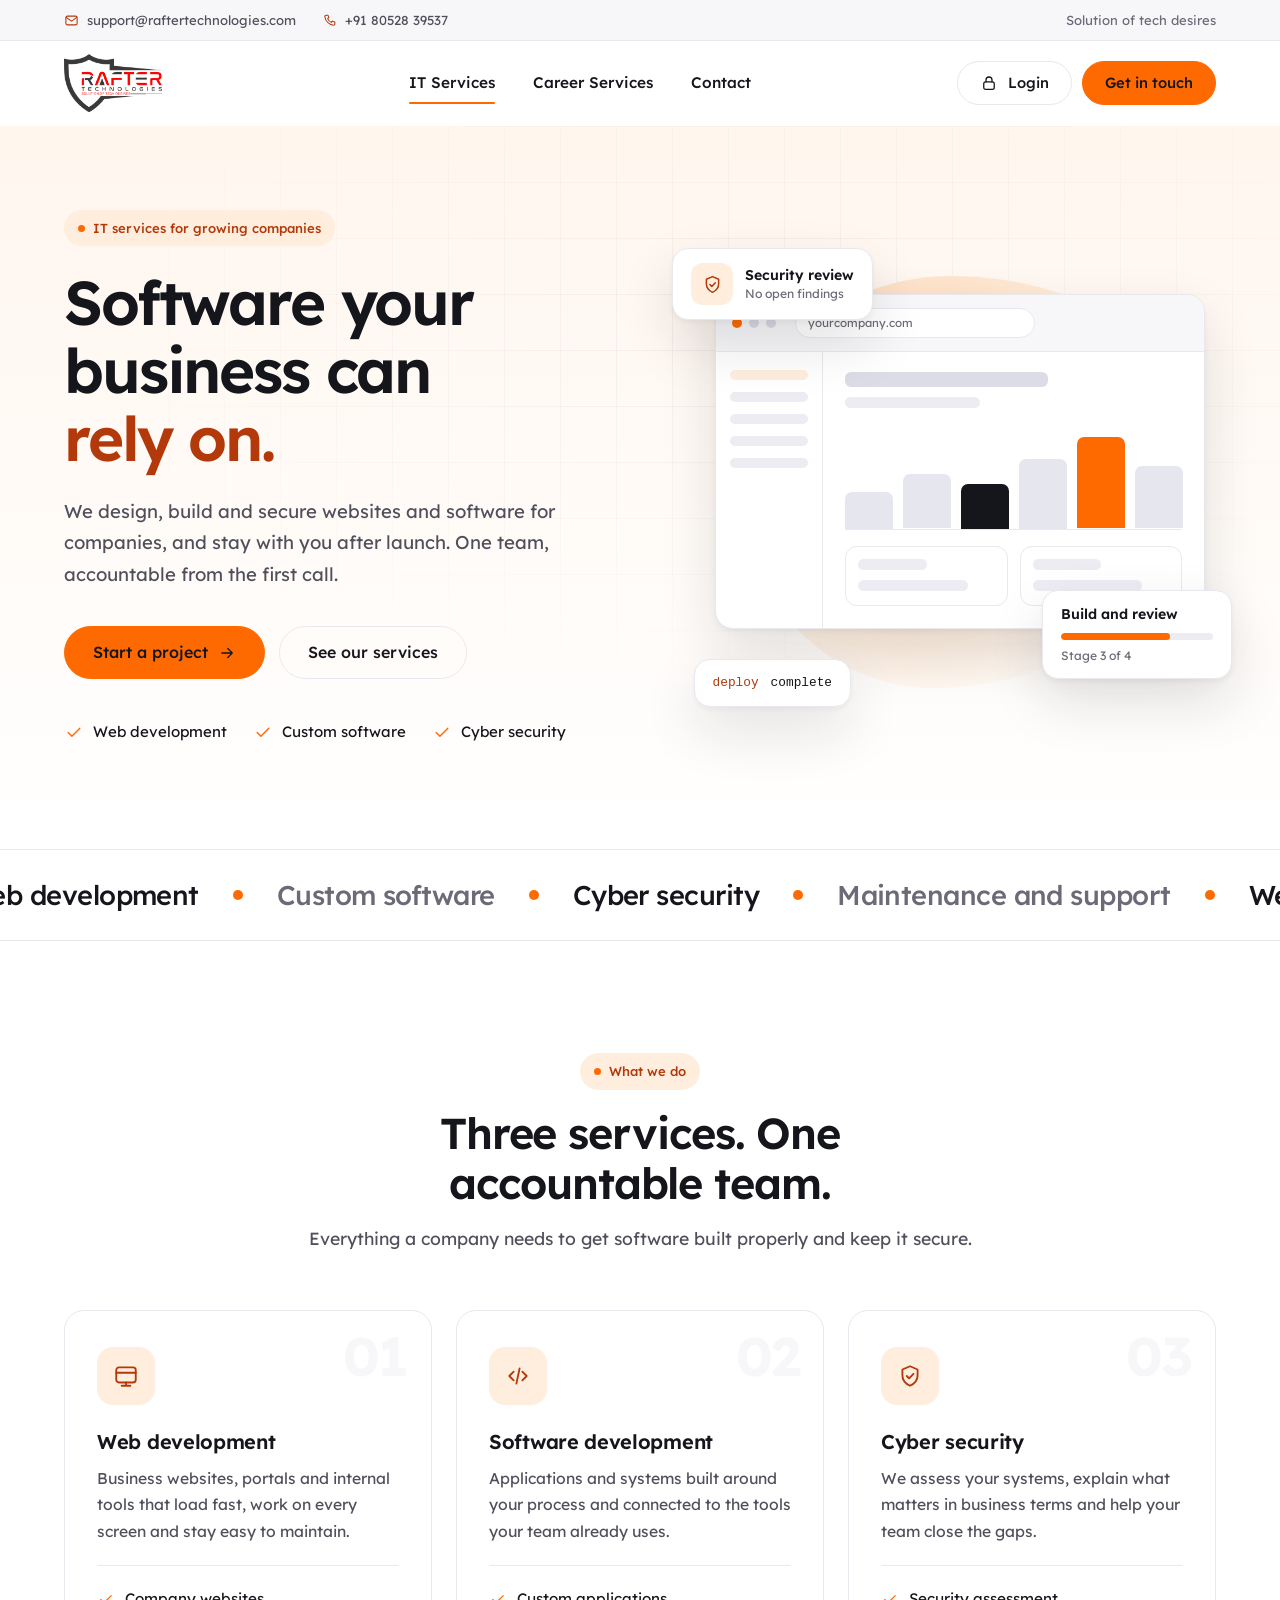
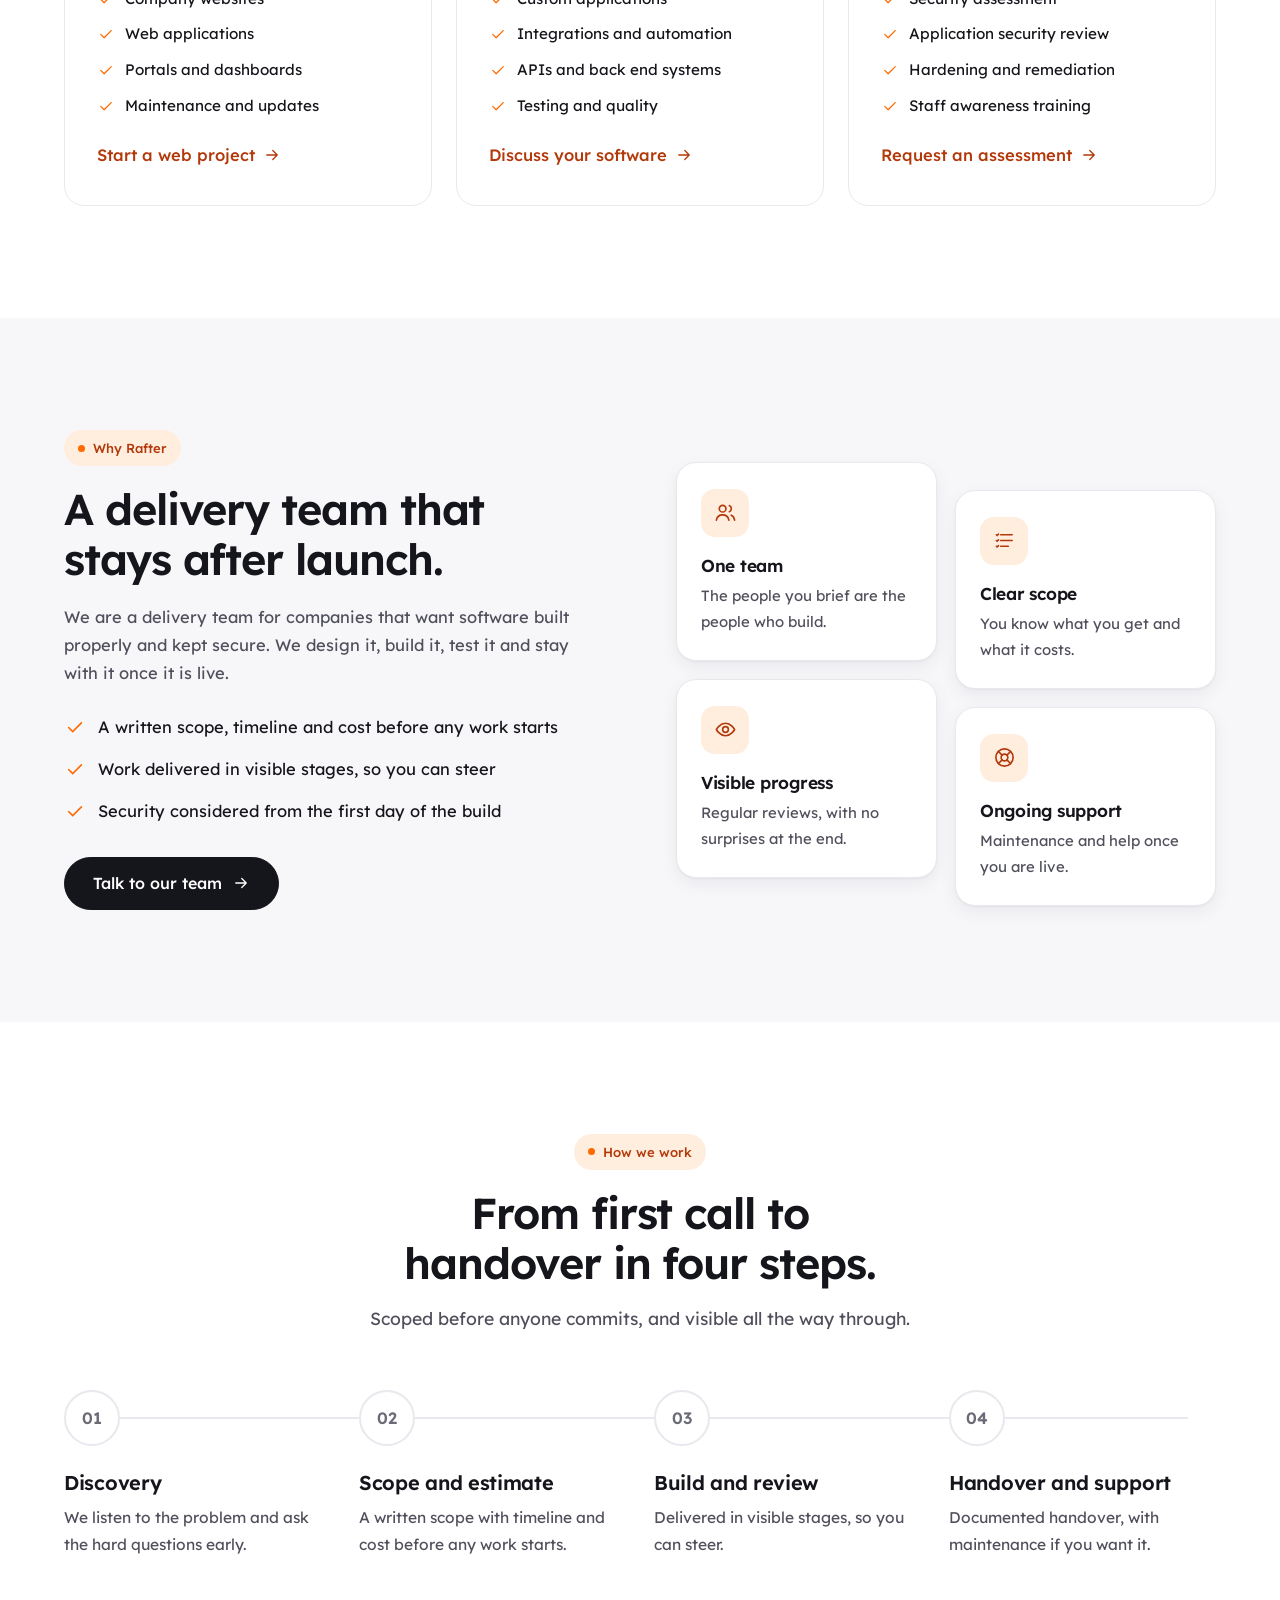
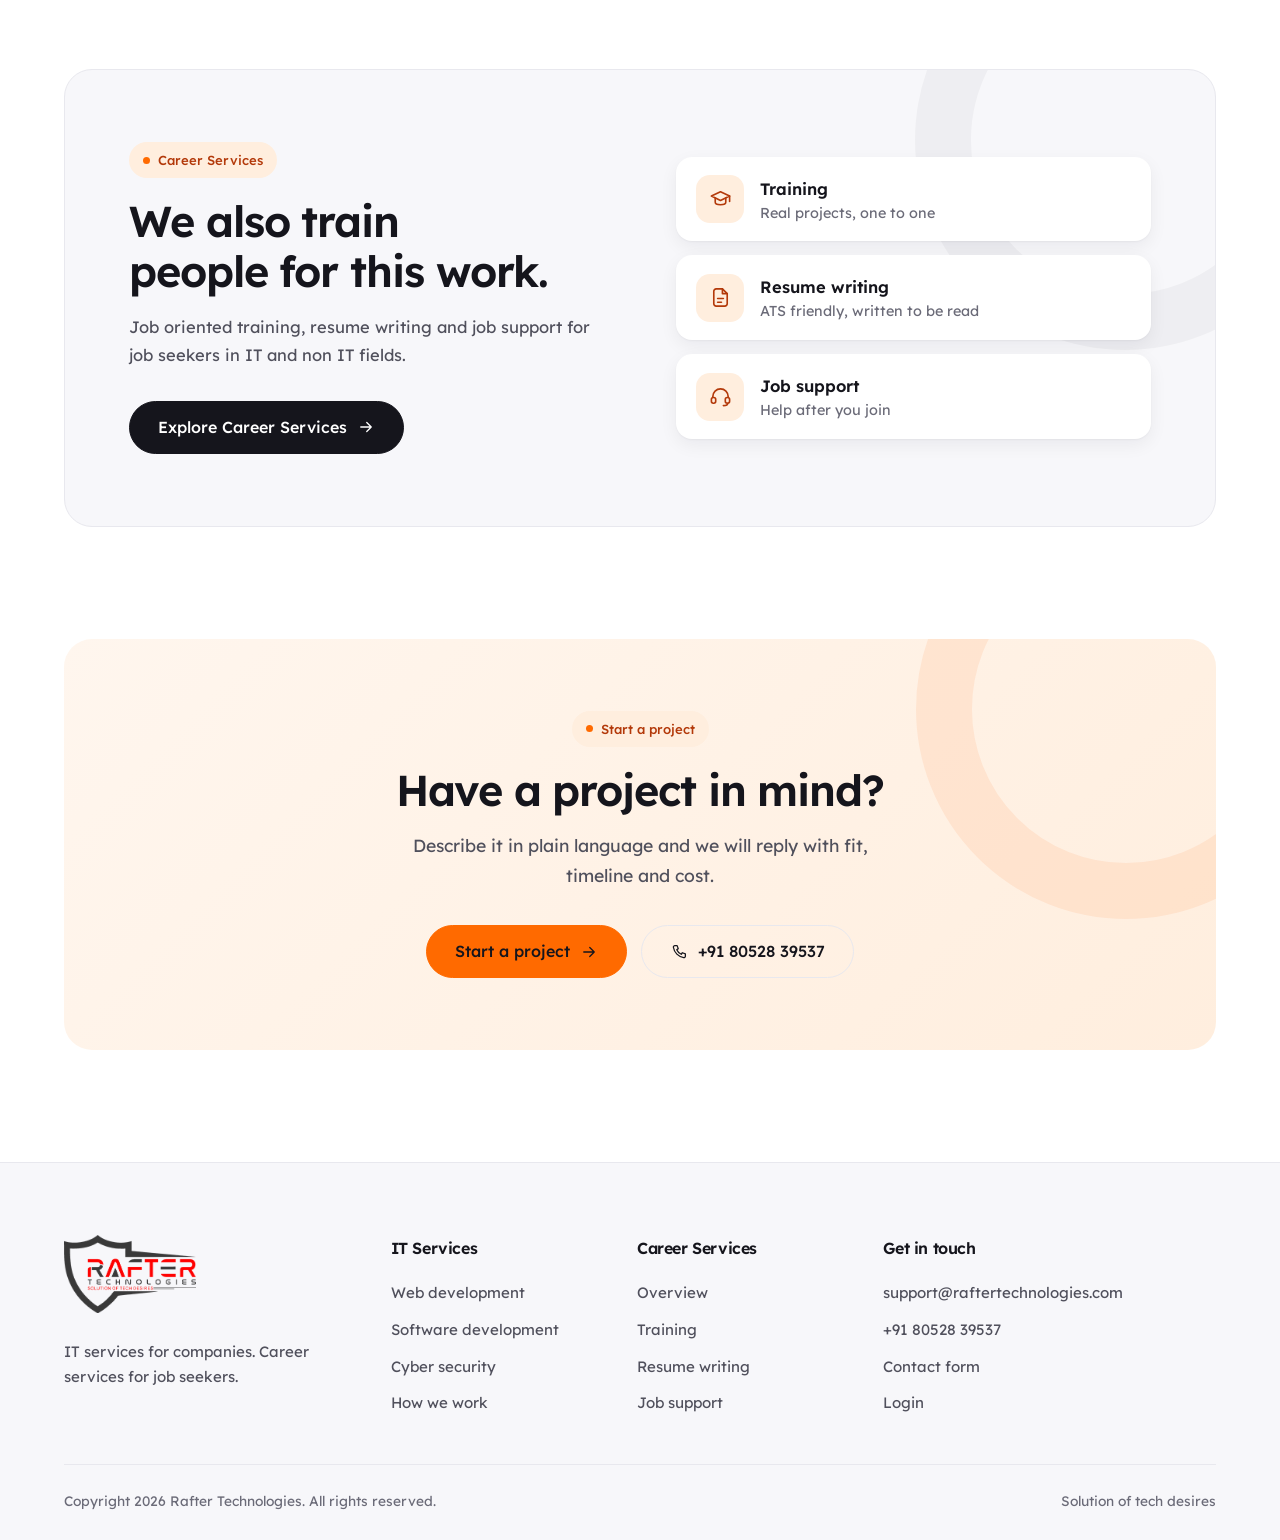
<file: website/index.html>
<!DOCTYPE html>
<html lang="en">
<head>
<meta charset="utf-8">
<meta name="viewport" content="width=device-width, initial-scale=1">
<title>Rafter Technologies | Web Development, Software and Cyber Security</title>
<meta name="description" content="Rafter Technologies builds and secures software for companies: web development, custom software and cyber security. Career services for job seekers too.">
<link rel="icon" type="image/png" href="assets/img/favicon.png">
<link rel="preload" href="assets/fonts/lexend.woff2" as="font" type="font/woff2" crossorigin>
<link rel="stylesheet" href="assets/css/styles.css">
</head>
<body>

<a class="skiplink" href="#main">Skip to main content</a>

<div class="topbar">
  <div class="wrap">
    <div class="links">
      <a href="mailto:support@raftertechnologies.com"><svg class="" viewBox="0 0 24 24" fill="none" stroke="currentColor" stroke-width="1.700" stroke-linecap="round" stroke-linejoin="round" aria-hidden="true"><rect x="3" y="5" width="18" height="14" rx="2.500"/><path d="m3.500 7 8.500 6 8.500-6"/></svg>support@raftertechnologies.com</a>
      <a href="tel:+918052839537"><svg class="" viewBox="0 0 24 24" fill="none" stroke="currentColor" stroke-width="1.700" stroke-linecap="round" stroke-linejoin="round" aria-hidden="true"><path d="M6.500 3.500h3l1.500 4-2 1.500a12 12 0 0 0 6 6l1.500-2 4 1.500v3a2 2 0 0 1-2.200 2A16.500 16.500 0 0 1 4.500 5.700a2 2 0 0 1 2-2.200z"/></svg>+91 80528 39537</a>
    </div>
    <span>Solution of tech desires</span>
  </div>
</div>

<header class="masthead">
  <div class="wrap bar">
    <a class="brand" href="index.html"><img src="assets/img/logo.png" alt="Rafter Technologies" width="339" height="200"></a>
    <button class="navtoggle" type="button" aria-expanded="false" aria-controls="sitenav">
      <span class="visually_hidden">Open menu</span>
      <svg width="22" height="22" viewBox="0 0 24 24" fill="none" aria-hidden="true"><path d="M4 7h16M4 12h16M4 17h16" stroke="currentColor" stroke-width="1.800" stroke-linecap="round"/></svg>
    </button>
    <nav class="nav" id="sitenav" aria-label="Main">
      <div class="links">
        <a href="index.html" aria-current="page">IT Services</a>
        <a href="career.html">Career Services</a>
        <a href="contact.html">Contact</a>
      </div>
      <div class="btns">
        <a class="btn ghost small" href="login.html"><svg class="" viewBox="0 0 24 24" fill="none" stroke="currentColor" stroke-width="1.700" stroke-linecap="round" stroke-linejoin="round" aria-hidden="true"><rect x="5" y="10.500" width="14" height="10" rx="2.500"/><path d="M8 10.500V8a4 4 0 0 1 8 0v2.500"/></svg>Login</a>
        <a class="btn small" href="contact.html">Get in touch</a>
      </div>
    </nav>
  </div>
</header>

<main id="main">

  <section class="hero">
    <div class="wrap">
      <div>
        <span class="chip enter">IT services for growing companies</span>
        <h1><span class="ln"><span>Software your</span></span><span class="ln"><span>business can</span></span><span class="ln"><span><em>rely on.</em></span></span></h1>
        <p class="sub enter d2">We design, build and secure websites and software for companies, and stay with you after launch. One team, accountable from the first call.</p>
        <div class="actions enter d3">
          <a class="btn" href="contact.html">Start a project<svg class="" viewBox="0 0 24 24" fill="none" stroke="currentColor" stroke-width="1.700" stroke-linecap="round" stroke-linejoin="round" aria-hidden="true"><path d="M5 12h14M13 6l6 6-6 6"/></svg></a>
          <a class="btn ghost" href="#services">See our services</a>
        </div>
        <ul class="ticks enter d3">
          <li><svg class="" viewBox="0 0 24 24" fill="none" stroke="currentColor" stroke-width="1.700" stroke-linecap="round" stroke-linejoin="round" aria-hidden="true"><path d="m5 12.5 4.5 4.5L19 7.5"/></svg>Web development</li>
          <li><svg class="" viewBox="0 0 24 24" fill="none" stroke="currentColor" stroke-width="1.700" stroke-linecap="round" stroke-linejoin="round" aria-hidden="true"><path d="m5 12.5 4.5 4.5L19 7.5"/></svg>Custom software</li>
          <li><svg class="" viewBox="0 0 24 24" fill="none" stroke="currentColor" stroke-width="1.700" stroke-linecap="round" stroke-linejoin="round" aria-hidden="true"><path d="m5 12.5 4.5 4.5L19 7.5"/></svg>Cyber security</li>
        </ul>
      </div>
      <div class="viz" aria-hidden="true">
        <div class="blob"></div>
        <div class="win">
          <div class="winbar"><i></i><i></i><i></i><span class="url">yourcompany.com</span></div>
          <div class="winbody">
            <div class="side"><b></b><b></b><b></b><b></b><b></b></div>
            <div class="main">
              <div class="sk w60"></div><div class="sk w40"></div>
              <div class="chart"><span style="--h:38%"></span><span style="--h:56%"></span><span class="ink" style="--h:46%"></span><span style="--h:72%"></span><span class="hot" style="--h:94%"></span><span style="--h:64%"></span></div>
              <div class="minis"><div><div class="sk w50"></div><div class="sk w80"></div></div><div><div class="sk w50"></div><div class="sk w80"></div></div></div>
            </div>
          </div>
        </div>
        <div class="float fa"><span class="iconbox"><svg class="icon" viewBox="0 0 24 24" fill="none" stroke="currentColor" stroke-width="1.700" stroke-linecap="round" stroke-linejoin="round" aria-hidden="true"><path d="M12 3 5 6v5.5c0 4.3 2.9 7.6 7 9.5 4.1-1.9 7-5.2 7-9.5V6z"/><path d="m9 12 2.2 2.2L15.2 10"/></svg></span><div><strong>Security review</strong><small>No open findings</small></div></div>
        <div class="float fb"><strong>Build and review</strong><div class="meter"><span></span></div><small>Stage 3 of 4</small></div>
        <div class="float fc"><span>deploy</span> complete</div>
      </div>
    </div>
  </section>

  <div class="band" aria-hidden="true">
    <div class="line"><span>Web development</span><i></i><span>Custom software</span><i></i><span>Cyber security</span><i></i><span>Maintenance and support</span><i></i><span>Web development</span><i></i><span>Custom software</span><i></i><span>Cyber security</span><i></i><span>Maintenance and support</span><i></i><span>Web development</span><i></i><span>Custom software</span></div>
  </div>

  <section class="section" id="services">
    <div class="wrap">
      <div class="head center reveal">
        <span class="chip">What we do</span>
        <h2>Three services. One accountable team.</h2>
        <p>Everything a company needs to get software built properly and keep it secure.</p>
      </div>
      <div class="cards stagger">
        <article class="card">
          <span class="num" aria-hidden="true">01</span>
          <span class="iconbox"><svg class="icon" viewBox="0 0 24 24" fill="none" stroke="currentColor" stroke-width="1.700" stroke-linecap="round" stroke-linejoin="round" aria-hidden="true"><rect x="3" y="4" width="18" height="14" rx="2.5"/><path d="M3 9h18M8 21h8M12 18v3"/></svg></span>
          <h3>Web development</h3>
          <p>Business websites, portals and internal tools that load fast, work on every screen and stay easy to maintain.</p>
          <ul><li><svg class="" viewBox="0 0 24 24" fill="none" stroke="currentColor" stroke-width="1.700" stroke-linecap="round" stroke-linejoin="round" aria-hidden="true"><path d="m5 12.5 4.5 4.5L19 7.5"/></svg>Company websites</li><li><svg class="" viewBox="0 0 24 24" fill="none" stroke="currentColor" stroke-width="1.700" stroke-linecap="round" stroke-linejoin="round" aria-hidden="true"><path d="m5 12.5 4.5 4.5L19 7.5"/></svg>Web applications</li><li><svg class="" viewBox="0 0 24 24" fill="none" stroke="currentColor" stroke-width="1.700" stroke-linecap="round" stroke-linejoin="round" aria-hidden="true"><path d="m5 12.5 4.5 4.5L19 7.5"/></svg>Portals and dashboards</li><li><svg class="" viewBox="0 0 24 24" fill="none" stroke="currentColor" stroke-width="1.700" stroke-linecap="round" stroke-linejoin="round" aria-hidden="true"><path d="m5 12.5 4.5 4.5L19 7.5"/></svg>Maintenance and updates</li></ul>
          <a class="more" href="contact.html">Start a web project<svg class="" viewBox="0 0 24 24" fill="none" stroke="currentColor" stroke-width="1.700" stroke-linecap="round" stroke-linejoin="round" aria-hidden="true"><path d="M5 12h14M13 6l6 6-6 6"/></svg></a>
        </article>
        <article class="card">
          <span class="num" aria-hidden="true">02</span>
          <span class="iconbox"><svg class="icon" viewBox="0 0 24 24" fill="none" stroke="currentColor" stroke-width="1.700" stroke-linecap="round" stroke-linejoin="round" aria-hidden="true"><path d="m8 8-4 4 4 4M16 8l4 4-4 4M13.5 5l-3 14"/></svg></span>
          <h3>Software development</h3>
          <p>Applications and systems built around your process and connected to the tools your team already uses.</p>
          <ul><li><svg class="" viewBox="0 0 24 24" fill="none" stroke="currentColor" stroke-width="1.700" stroke-linecap="round" stroke-linejoin="round" aria-hidden="true"><path d="m5 12.5 4.5 4.5L19 7.5"/></svg>Custom applications</li><li><svg class="" viewBox="0 0 24 24" fill="none" stroke="currentColor" stroke-width="1.700" stroke-linecap="round" stroke-linejoin="round" aria-hidden="true"><path d="m5 12.5 4.5 4.5L19 7.5"/></svg>Integrations and automation</li><li><svg class="" viewBox="0 0 24 24" fill="none" stroke="currentColor" stroke-width="1.700" stroke-linecap="round" stroke-linejoin="round" aria-hidden="true"><path d="m5 12.5 4.5 4.5L19 7.5"/></svg>APIs and back end systems</li><li><svg class="" viewBox="0 0 24 24" fill="none" stroke="currentColor" stroke-width="1.700" stroke-linecap="round" stroke-linejoin="round" aria-hidden="true"><path d="m5 12.5 4.5 4.5L19 7.5"/></svg>Testing and quality</li></ul>
          <a class="more" href="contact.html">Discuss your software<svg class="" viewBox="0 0 24 24" fill="none" stroke="currentColor" stroke-width="1.700" stroke-linecap="round" stroke-linejoin="round" aria-hidden="true"><path d="M5 12h14M13 6l6 6-6 6"/></svg></a>
        </article>
        <article class="card">
          <span class="num" aria-hidden="true">03</span>
          <span class="iconbox"><svg class="icon" viewBox="0 0 24 24" fill="none" stroke="currentColor" stroke-width="1.700" stroke-linecap="round" stroke-linejoin="round" aria-hidden="true"><path d="M12 3 5 6v5.5c0 4.3 2.9 7.6 7 9.5 4.1-1.9 7-5.2 7-9.5V6z"/><path d="m9 12 2.2 2.2L15.2 10"/></svg></span>
          <h3>Cyber security</h3>
          <p>We assess your systems, explain what matters in business terms and help your team close the gaps.</p>
          <ul><li><svg class="" viewBox="0 0 24 24" fill="none" stroke="currentColor" stroke-width="1.700" stroke-linecap="round" stroke-linejoin="round" aria-hidden="true"><path d="m5 12.5 4.5 4.5L19 7.5"/></svg>Security assessment</li><li><svg class="" viewBox="0 0 24 24" fill="none" stroke="currentColor" stroke-width="1.700" stroke-linecap="round" stroke-linejoin="round" aria-hidden="true"><path d="m5 12.5 4.5 4.5L19 7.5"/></svg>Application security review</li><li><svg class="" viewBox="0 0 24 24" fill="none" stroke="currentColor" stroke-width="1.700" stroke-linecap="round" stroke-linejoin="round" aria-hidden="true"><path d="m5 12.5 4.5 4.5L19 7.5"/></svg>Hardening and remediation</li><li><svg class="" viewBox="0 0 24 24" fill="none" stroke="currentColor" stroke-width="1.700" stroke-linecap="round" stroke-linejoin="round" aria-hidden="true"><path d="m5 12.5 4.5 4.5L19 7.5"/></svg>Staff awareness training</li></ul>
          <a class="more" href="contact.html">Request an assessment<svg class="" viewBox="0 0 24 24" fill="none" stroke="currentColor" stroke-width="1.700" stroke-linecap="round" stroke-linejoin="round" aria-hidden="true"><path d="M5 12h14M13 6l6 6-6 6"/></svg></a>
        </article>
      </div>
    </div>
  </section>

  <section class="section soft" id="why">
    <div class="wrap">
      <div class="split">
        <div class="body reveal from_left">
          <span class="chip">Why Rafter</span>
          <h2 style="margin-top:18px">A delivery team that stays after launch.</h2>
          <p style="margin-top:18px">We are a delivery team for companies that want software built properly and kept secure. We design it, build it, test it and stay with it once it is live.</p>
          <ul class="checks">
            <li><svg class="" viewBox="0 0 24 24" fill="none" stroke="currentColor" stroke-width="1.700" stroke-linecap="round" stroke-linejoin="round" aria-hidden="true"><path d="m5 12.5 4.5 4.5L19 7.5"/></svg><span>A written scope, timeline and cost before any work starts</span></li>
            <li><svg class="" viewBox="0 0 24 24" fill="none" stroke="currentColor" stroke-width="1.700" stroke-linecap="round" stroke-linejoin="round" aria-hidden="true"><path d="m5 12.5 4.5 4.5L19 7.5"/></svg><span>Work delivered in visible stages, so you can steer</span></li>
            <li><svg class="" viewBox="0 0 24 24" fill="none" stroke="currentColor" stroke-width="1.700" stroke-linecap="round" stroke-linejoin="round" aria-hidden="true"><path d="m5 12.5 4.5 4.5L19 7.5"/></svg><span>Security considered from the first day of the build</span></li>
          </ul>
          <div class="actions"><a class="btn dark" href="contact.html">Talk to our team<svg class="" viewBox="0 0 24 24" fill="none" stroke="currentColor" stroke-width="1.700" stroke-linecap="round" stroke-linejoin="round" aria-hidden="true"><path d="M5 12h14M13 6l6 6-6 6"/></svg></a></div>
        </div>
        <div class="values stagger">
          <div class="value"><span class="iconbox"><svg class="icon" viewBox="0 0 24 24" fill="none" stroke="currentColor" stroke-width="1.700" stroke-linecap="round" stroke-linejoin="round" aria-hidden="true"><circle cx="9" cy="8" r="3.5"/><path d="M2.5 20c.6-3.4 3.2-5.5 6.5-5.5s5.900 2.1 6.5 5.500M16 4.800a3.500 3.500 0 0 1 0 6.400M18 14.800c1.900.7 3.100 2.500 3.500 5.200"/></svg></span><h3>One team</h3><p>The people you brief are the people who build.</p></div>
          <div class="value"><span class="iconbox"><svg class="icon" viewBox="0 0 24 24" fill="none" stroke="currentColor" stroke-width="1.700" stroke-linecap="round" stroke-linejoin="round" aria-hidden="true"><path d="M8 6h12M8 12h12M8 18h8"/><path d="m3.500 6 .800.800L5.700 5.400M3.500 12l.800.800 1.400-1.400M3.500 18l.800.800 1.400-1.400"/></svg></span><h3>Clear scope</h3><p>You know what you get and what it costs.</p></div>
          <div class="value"><span class="iconbox"><svg class="icon" viewBox="0 0 24 24" fill="none" stroke="currentColor" stroke-width="1.700" stroke-linecap="round" stroke-linejoin="round" aria-hidden="true"><path d="M2.500 12S6 5.500 12 5.500 21.500 12 21.500 12 18 18.500 12 18.500 2.500 12 2.500 12z"/><circle cx="12" cy="12" r="3"/></svg></span><h3>Visible progress</h3><p>Regular reviews, with no surprises at the end.</p></div>
          <div class="value"><span class="iconbox"><svg class="icon" viewBox="0 0 24 24" fill="none" stroke="currentColor" stroke-width="1.700" stroke-linecap="round" stroke-linejoin="round" aria-hidden="true"><circle cx="12" cy="12" r="9"/><circle cx="12" cy="12" r="3.500"/><path d="m5.700 5.700 3.800 3.800M14.500 14.500l3.800 3.800M18.300 5.700l-3.800 3.800M9.500 14.500l-3.800 3.800"/></svg></span><h3>Ongoing support</h3><p>Maintenance and help once you are live.</p></div>
        </div>
      </div>
    </div>
  </section>

  <section class="section" id="process">
    <div class="wrap">
      <div class="head center reveal">
        <span class="chip">How we work</span>
        <h2>From first call to handover in four steps.</h2>
        <p>Scoped before anyone commits, and visible all the way through.</p>
      </div>
      <div class="steps">
        <span class="fill" aria-hidden="true"></span>
        <ol>
          <li><span class="n">01</span><h3>Discovery</h3><p>We listen to the problem and ask the hard questions early.</p></li>
          <li><span class="n">02</span><h3>Scope and estimate</h3><p>A written scope with timeline and cost before any work starts.</p></li>
          <li><span class="n">03</span><h3>Build and review</h3><p>Delivered in visible stages, so you can steer.</p></li>
          <li><span class="n">04</span><h3>Handover and support</h3><p>Documented handover, with maintenance if you want it.</p></li>
        </ol>
      </div>
    </div>
  </section>

  <section class="section flush">
    <div class="wrap">
      <div class="panel plain">
        <div class="split">
          <div class="body reveal from_left">
            <span class="chip">Career Services</span>
            <h2 style="margin-top:18px">We also train people for this work.</h2>
            <p style="margin-top:16px">Job oriented training, resume writing and job support for job seekers in IT and non IT fields.</p>
            <div class="actions"><a class="btn dark" href="career.html">Explore Career Services<svg class="" viewBox="0 0 24 24" fill="none" stroke="currentColor" stroke-width="1.700" stroke-linecap="round" stroke-linejoin="round" aria-hidden="true"><path d="M5 12h14M13 6l6 6-6 6"/></svg></a></div>
          </div>
          <div class="minicards stagger">
            <a class="minicard" href="training.html"><span class="iconbox"><svg class="icon" viewBox="0 0 24 24" fill="none" stroke="currentColor" stroke-width="1.700" stroke-linecap="round" stroke-linejoin="round" aria-hidden="true"><path d="m2.500 9.500 9.500-4.500 9.500 4.500-9.500 4.500z"/><path d="M6.500 11.500V16c0 1.400 2.500 2.500 5.500 2.500s5.500-1.100 5.500-2.500v-4.500M21.500 9.500V15"/></svg></span><span><strong>Training</strong><span class="t">Real projects, one to one</span></span></a>
            <a class="minicard" href="resume.html"><span class="iconbox"><svg class="icon" viewBox="0 0 24 24" fill="none" stroke="currentColor" stroke-width="1.700" stroke-linecap="round" stroke-linejoin="round" aria-hidden="true"><path d="M14 3H7.500A2.500 2.500 0 0 0 5 5.500v13A2.500 2.500 0 0 0 7.500 21h9a2.500 2.500 0 0 0 2.500-2.500V8z"/><path d="M14 3v5h5M9 13h6M9 17h4"/></svg></span><span><strong>Resume writing</strong><span class="t">ATS friendly, written to be read</span></span></a>
            <a class="minicard" href="resume.html#support"><span class="iconbox"><svg class="icon" viewBox="0 0 24 24" fill="none" stroke="currentColor" stroke-width="1.700" stroke-linecap="round" stroke-linejoin="round" aria-hidden="true"><path d="M4 13v-1a8 8 0 0 1 16 0v1"/><rect x="2.500" y="13" width="4.500" height="6" rx="2"/><rect x="17" y="13" width="4.500" height="6" rx="2"/><path d="M19.500 19c0 1.700-1.800 2.500-4.500 2.500"/></svg></span><span><strong>Job support</strong><span class="t">Help after you join</span></span></a>
          </div>
        </div>
      </div>
    </div>
  </section>

  <section class="section flush">
    <div class="wrap">
      <div class="panel center reveal">
        <span class="chip">Start a project</span>
        <h2>Have a project in mind?</h2>
        <p>Describe it in plain language and we will reply with fit, timeline and cost.</p>
        <div class="actions">
          <a class="btn" href="contact.html">Start a project<svg class="" viewBox="0 0 24 24" fill="none" stroke="currentColor" stroke-width="1.700" stroke-linecap="round" stroke-linejoin="round" aria-hidden="true"><path d="M5 12h14M13 6l6 6-6 6"/></svg></a>
          <a class="btn ghost" href="tel:+918052839537"><svg class="" viewBox="0 0 24 24" fill="none" stroke="currentColor" stroke-width="1.700" stroke-linecap="round" stroke-linejoin="round" aria-hidden="true"><path d="M6.500 3.500h3l1.500 4-2 1.500a12 12 0 0 0 6 6l1.500-2 4 1.500v3a2 2 0 0 1-2.200 2A16.500 16.500 0 0 1 4.500 5.700a2 2 0 0 1 2-2.200z"/></svg>+91 80528 39537</a>
        </div>
      </div>
    </div>
  </section>

</main>

<footer class="foot">
  <div class="wrap">
    <div class="cols">
      <div class="about">
        <a class="brand" href="index.html"><img src="assets/img/logo.png" alt="Rafter Technologies" width="339" height="200"></a>
        <p>IT services for companies. Career services for job seekers.</p>
      </div>
      <div>
        <h4>IT Services</h4>
        <ul>
          <li><a href="index.html#services">Web development</a></li>
          <li><a href="index.html#services">Software development</a></li>
          <li><a href="index.html#services">Cyber security</a></li>
          <li><a href="index.html#process">How we work</a></li>
        </ul>
      </div>
      <div>
        <h4>Career Services</h4>
        <ul>
          <li><a href="career.html">Overview</a></li>
          <li><a href="training.html">Training</a></li>
          <li><a href="resume.html">Resume writing</a></li>
          <li><a href="resume.html#support">Job support</a></li>
        </ul>
      </div>
      <div>
        <h4>Get in touch</h4>
        <ul>
          <li><a href="mailto:support@raftertechnologies.com">support@raftertechnologies.com</a></li>
          <li><a href="tel:+918052839537">+91 80528 39537</a></li>
          <li><a href="contact.html">Contact form</a></li>
          <li><a href="login.html">Login</a></li>
        </ul>
      </div>
    </div>
    <div class="base">
      <span>Copyright 2026 Rafter Technologies. All rights reserved.</span>
      <span>Solution of tech desires</span>
    </div>
  </div>
</footer>

<script src="assets/js/main.js" defer></script>
</body>
</html>
</file>
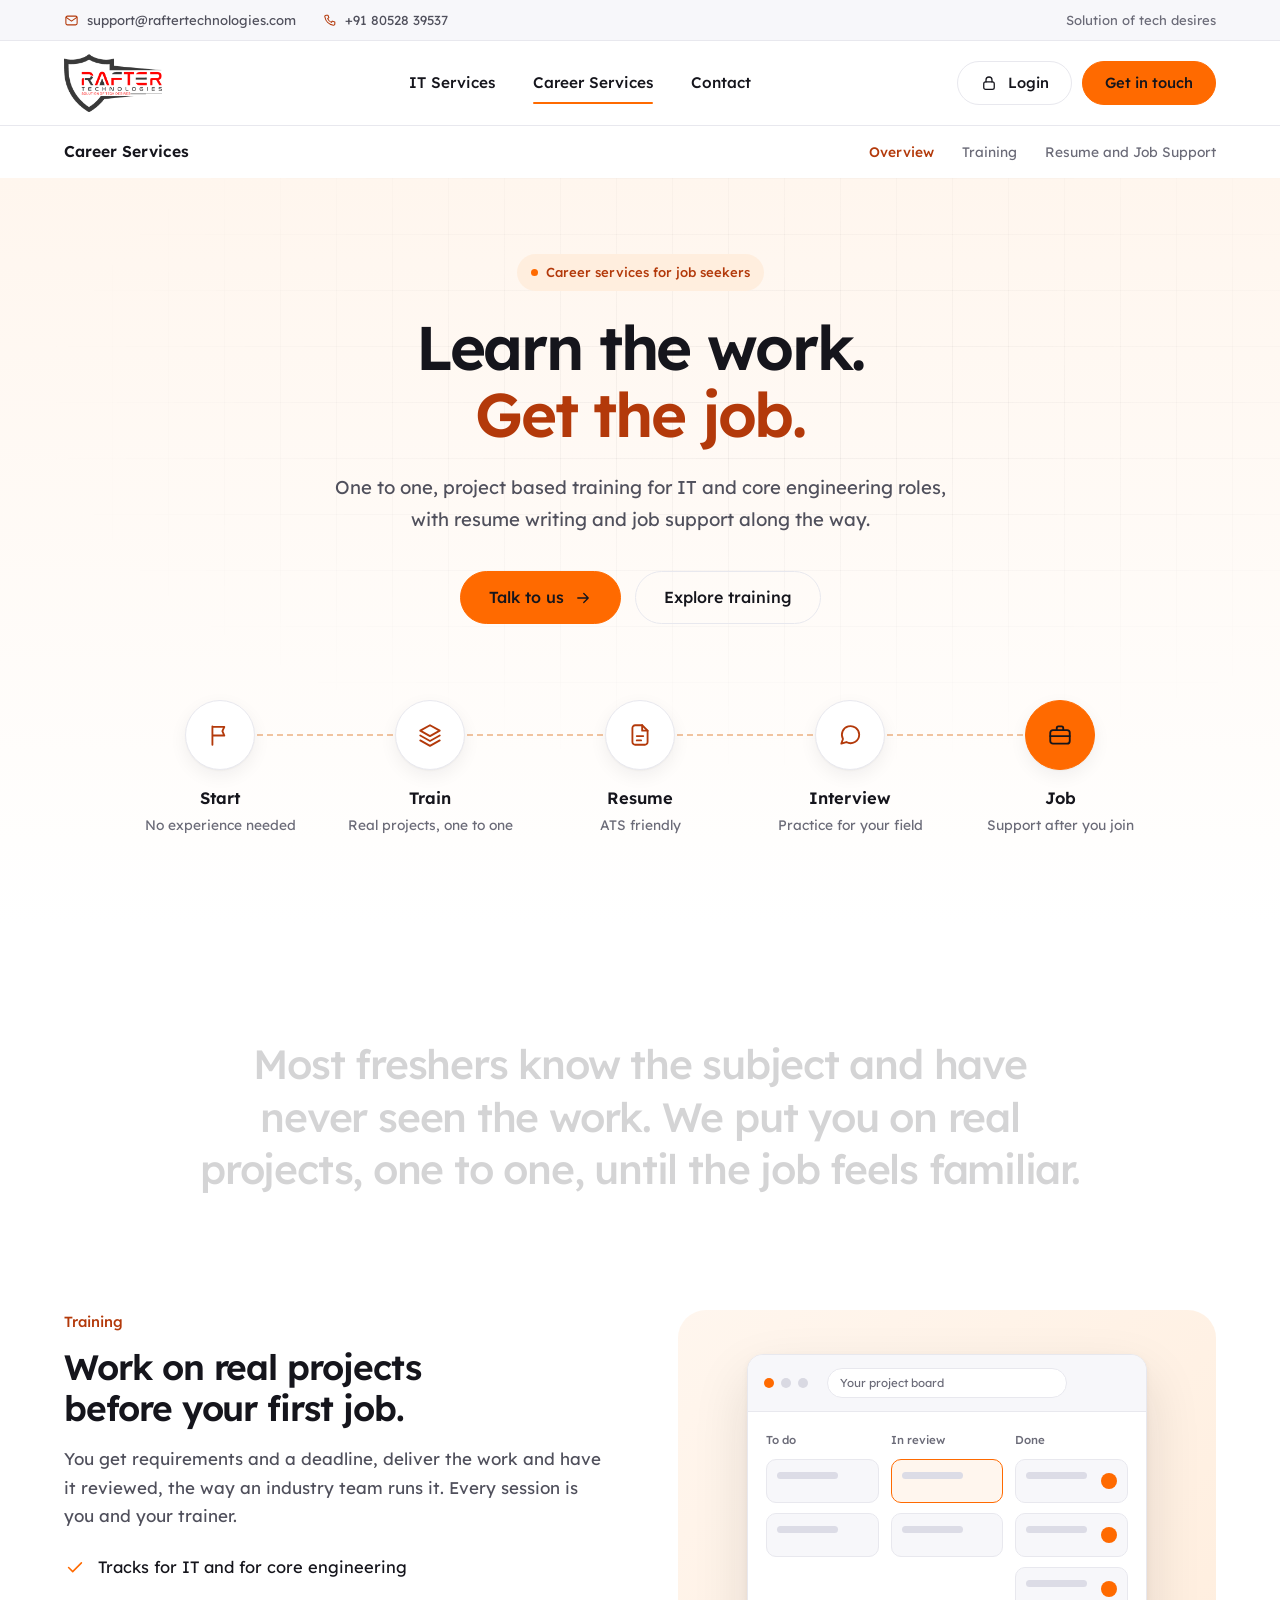
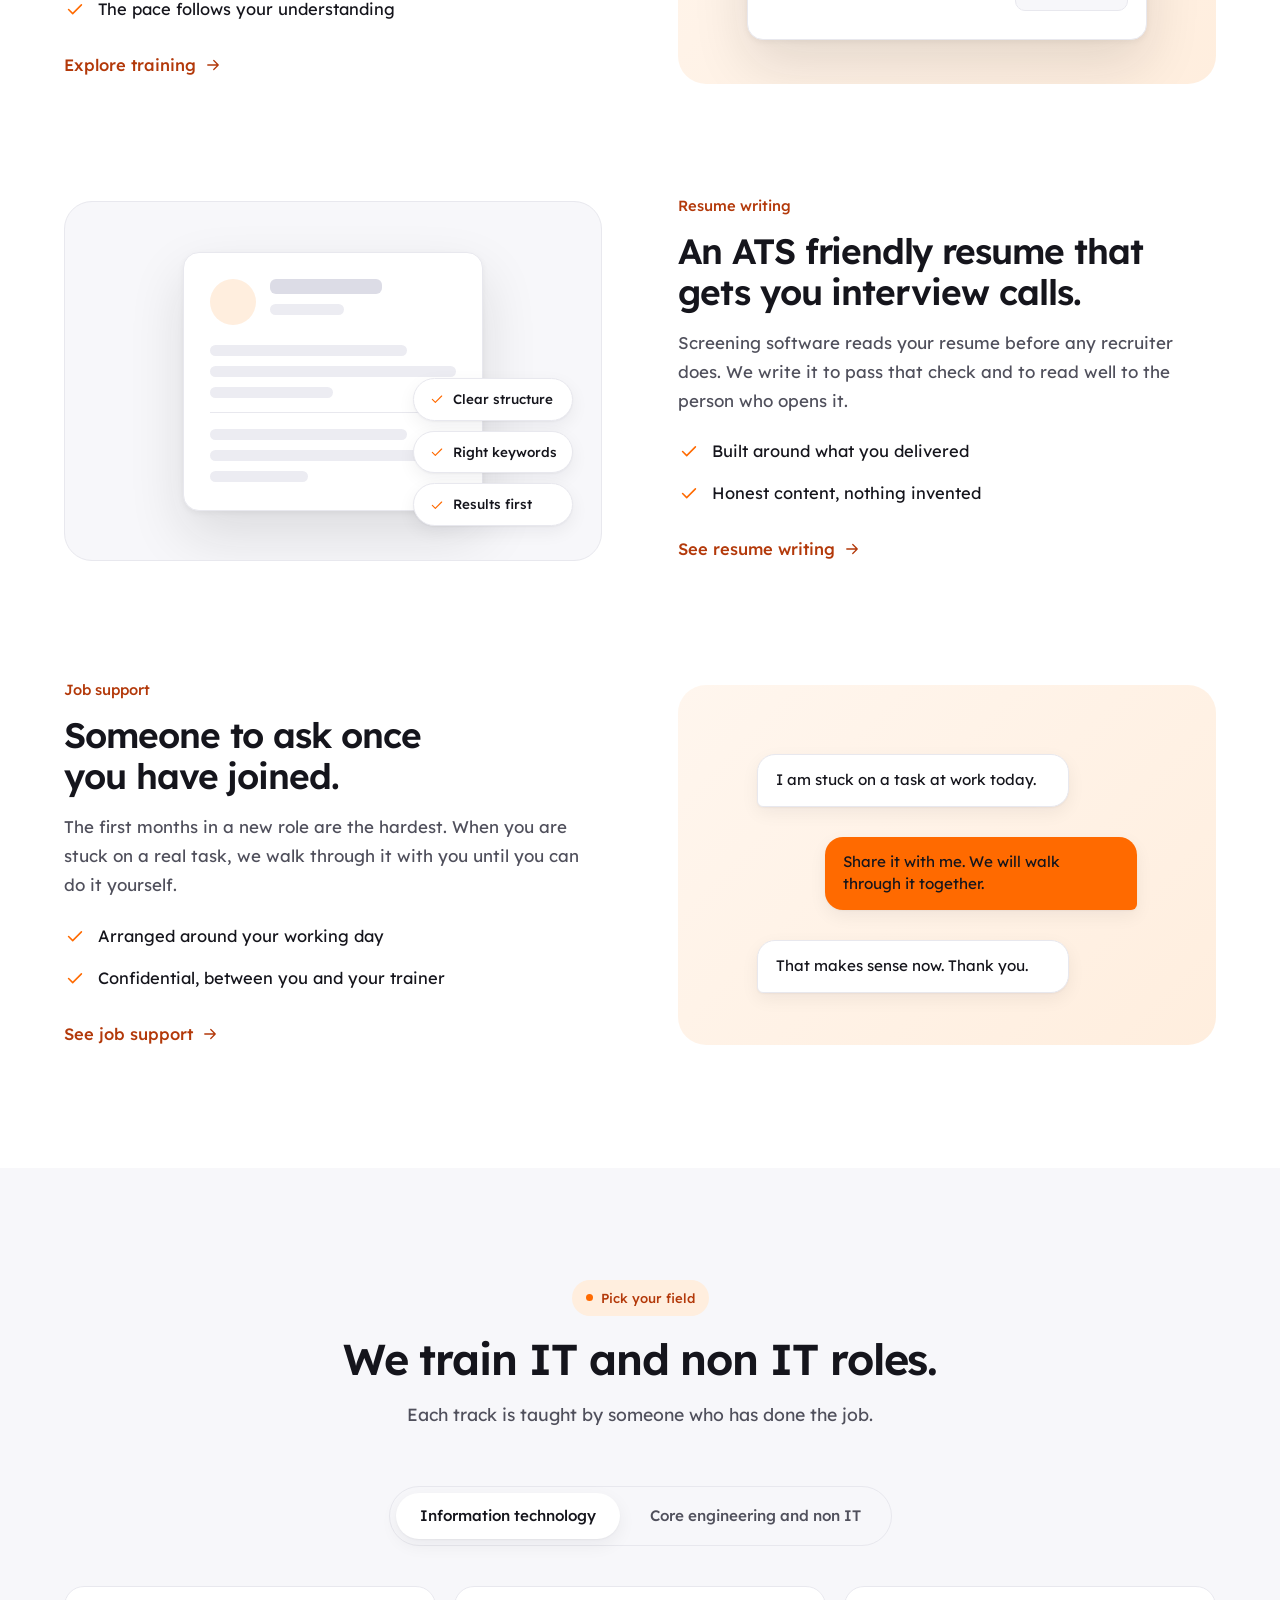
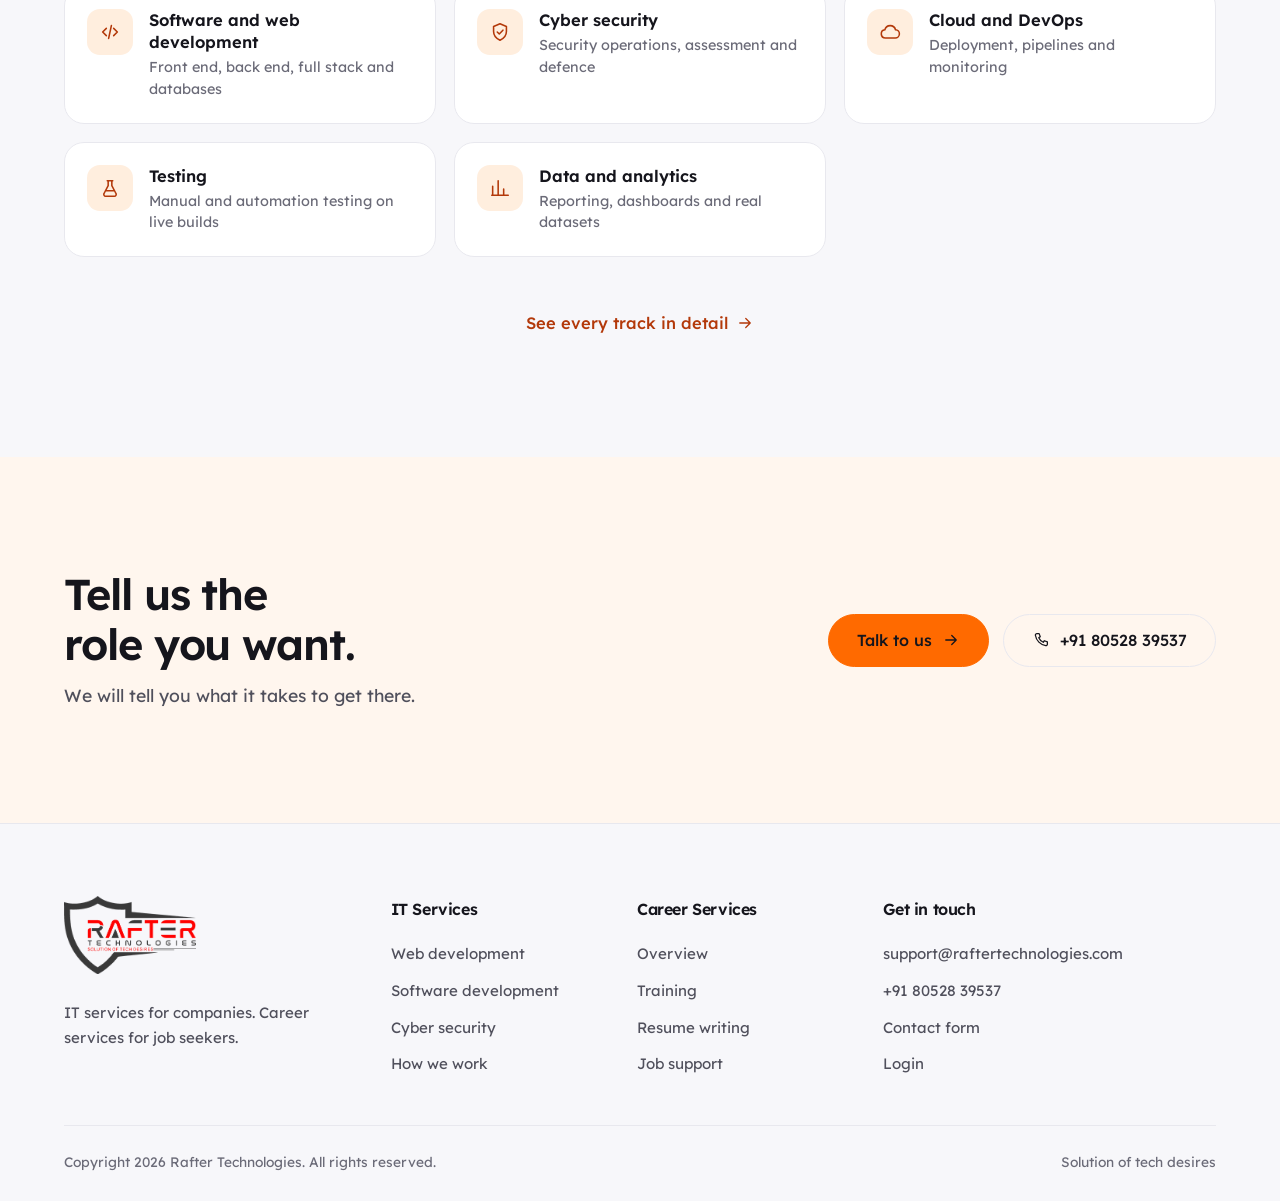
<file: website/career.html>
<!DOCTYPE html>
<html lang="en">
<head>
<meta charset="utf-8">
<meta name="viewport" content="width=device-width, initial-scale=1">
<title>Career Services | Rafter Technologies</title>
<meta name="description" content="One to one, project based training for IT and non IT roles from Rafter Technologies, with ATS friendly resume writing and job support.">
<link rel="icon" type="image/png" href="assets/img/favicon.png">
<link rel="preload" href="assets/fonts/lexend.woff2" as="font" type="font/woff2" crossorigin>
<link rel="stylesheet" href="assets/css/styles.css">
</head>
<body>

<a class="skiplink" href="#main">Skip to main content</a>

<div class="topbar">
  <div class="wrap">
    <div class="links">
      <a href="mailto:support@raftertechnologies.com"><svg class="" viewBox="0 0 24 24" fill="none" stroke="currentColor" stroke-width="1.700" stroke-linecap="round" stroke-linejoin="round" aria-hidden="true"><rect x="3" y="5" width="18" height="14" rx="2.500"/><path d="m3.500 7 8.500 6 8.500-6"/></svg>support@raftertechnologies.com</a>
      <a href="tel:+918052839537"><svg class="" viewBox="0 0 24 24" fill="none" stroke="currentColor" stroke-width="1.700" stroke-linecap="round" stroke-linejoin="round" aria-hidden="true"><path d="M6.500 3.500h3l1.500 4-2 1.500a12 12 0 0 0 6 6l1.500-2 4 1.500v3a2 2 0 0 1-2.200 2A16.500 16.500 0 0 1 4.500 5.700a2 2 0 0 1 2-2.200z"/></svg>+91 80528 39537</a>
    </div>
    <span>Solution of tech desires</span>
  </div>
</div>

<header class="masthead">
  <div class="wrap bar">
    <a class="brand" href="index.html"><img src="assets/img/logo.png" alt="Rafter Technologies" width="339" height="200"></a>
    <button class="navtoggle" type="button" aria-expanded="false" aria-controls="sitenav">
      <span class="visually_hidden">Open menu</span>
      <svg width="22" height="22" viewBox="0 0 24 24" fill="none" aria-hidden="true"><path d="M4 7h16M4 12h16M4 17h16" stroke="currentColor" stroke-width="1.800" stroke-linecap="round"/></svg>
    </button>
    <nav class="nav" id="sitenav" aria-label="Main">
      <div class="links">
        <a href="index.html">IT Services</a>
        <a href="career.html" aria-current="page">Career Services</a>
        <a href="contact.html">Contact</a>
      </div>
      <div class="btns">
        <a class="btn ghost small" href="login.html"><svg class="" viewBox="0 0 24 24" fill="none" stroke="currentColor" stroke-width="1.700" stroke-linecap="round" stroke-linejoin="round" aria-hidden="true"><rect x="5" y="10.500" width="14" height="10" rx="2.500"/><path d="M8 10.500V8a4 4 0 0 1 8 0v2.500"/></svg>Login</a>
        <a class="btn small" href="contact.html">Get in touch</a>
      </div>
    </nav>
  </div>
  <div class="localnav">
    <div class="wrap">
      <span class="title">Career Services</span>
      <nav class="links" aria-label="Career Services">
        <a href="career.html" aria-current="page">Overview</a>
        <a href="training.html">Training</a>
        <a href="resume.html">Resume and Job Support</a>
      </nav>
    </div>
  </div>
</header>

<main id="main">

  <section class="hero centered">
    <div class="wrap">
      <span class="chip enter">Career services for job seekers</span>
      <h1><span class="ln"><span>Learn the work.</span></span><span class="ln"><span><em>Get the job.</em></span></span></h1>
      <p class="sub enter d2">One to one, project based training for IT and core engineering roles, with resume writing and job support along the way.</p>
      <div class="actions enter d3">
        <a class="btn" href="contact.html">Talk to us<svg class="" viewBox="0 0 24 24" fill="none" stroke="currentColor" stroke-width="1.700" stroke-linecap="round" stroke-linejoin="round" aria-hidden="true"><path d="M5 12h14M13 6l6 6-6 6"/></svg></a>
        <a class="btn ghost" href="training.html">Explore training</a>
      </div>

      <div class="journey reveal">
        <span class="runner" aria-hidden="true"></span>
        <ol>
          <li><span class="dot"><svg class="icon" viewBox="0 0 24 24" fill="none" stroke="currentColor" stroke-width="1.700" stroke-linecap="round" stroke-linejoin="round" aria-hidden="true"><path d="M5 21V4M5 4.500h11l-1.800 4 1.800 4H5"/></svg></span><span><strong>Start</strong><small>No experience needed</small></span></li>
          <li><span class="dot"><svg class="icon" viewBox="0 0 24 24" fill="none" stroke="currentColor" stroke-width="1.700" stroke-linecap="round" stroke-linejoin="round" aria-hidden="true"><path d="m12 3 9 5-9 5-9-5z"/><path d="m3 12.500 9 5 9-5M3 17l9 5 9-5"/></svg></span><span><strong>Train</strong><small>Real projects, one to one</small></span></li>
          <li><span class="dot"><svg class="icon" viewBox="0 0 24 24" fill="none" stroke="currentColor" stroke-width="1.700" stroke-linecap="round" stroke-linejoin="round" aria-hidden="true"><path d="M14 3H7.500A2.500 2.500 0 0 0 5 5.500v13A2.500 2.500 0 0 0 7.500 21h9a2.500 2.500 0 0 0 2.500-2.500V8z"/><path d="M14 3v5h5M9 13h6M9 17h4"/></svg></span><span><strong>Resume</strong><small>ATS friendly</small></span></li>
          <li><span class="dot"><svg class="icon" viewBox="0 0 24 24" fill="none" stroke="currentColor" stroke-width="1.700" stroke-linecap="round" stroke-linejoin="round" aria-hidden="true"><path d="M20.500 11.500a8 8 0 0 1-11.900 7L4 20l1.500-4.300A8 8 0 1 1 20.500 11.500z"/></svg></span><span><strong>Interview</strong><small>Practice for your field</small></span></li>
          <li><span class="dot"><svg class="icon" viewBox="0 0 24 24" fill="none" stroke="currentColor" stroke-width="1.700" stroke-linecap="round" stroke-linejoin="round" aria-hidden="true"><rect x="3" y="7.500" width="18" height="12.500" rx="2.500"/><path d="M9 7.500V5.500a1.500 1.500 0 0 1 1.500-1.500h3A1.500 1.500 0 0 1 15 5.500v2M3 13h18"/></svg></span><span><strong>Job</strong><small>Support after you join</small></span></li>
        </ol>
      </div>
    </div>
  </section>

  <section class="section">
    <div class="wrap">
      <p class="statement" data_words>Most freshers know the subject and have never seen the work. We put you on real projects, one to one, until the job feels familiar.</p>
    </div>
  </section>

  <section class="section flush">
    <div class="wrap">
      <div class="features">

        <div class="feature">
          <div class="reveal from_left">
            <span class="kicker">Training</span>
            <h3>Work on real projects before your first job.</h3>
            <p>You get requirements and a deadline, deliver the work and have it reviewed, the way an industry team runs it. Every session is you and your trainer.</p>
            <ul class="checks">
              <li><svg class="" viewBox="0 0 24 24" fill="none" stroke="currentColor" stroke-width="1.700" stroke-linecap="round" stroke-linejoin="round" aria-hidden="true"><path d="m5 12.5 4.5 4.5L19 7.5"/></svg><span>Tracks for IT and for core engineering</span></li>
              <li><svg class="" viewBox="0 0 24 24" fill="none" stroke="currentColor" stroke-width="1.700" stroke-linecap="round" stroke-linejoin="round" aria-hidden="true"><path d="m5 12.5 4.5 4.5L19 7.5"/></svg><span>The pace follows your understanding</span></li>
            </ul>
            <a class="more" href="training.html">Explore training<svg class="" viewBox="0 0 24 24" fill="none" stroke="currentColor" stroke-width="1.700" stroke-linecap="round" stroke-linejoin="round" aria-hidden="true"><path d="M5 12h14M13 6l6 6-6 6"/></svg></a>
          </div>
          <div class="mock reveal from_right" aria-hidden="true">
          <div class="sheet">
            <div class="winbar"><i></i><i></i><i></i><span class="url">Your project board</span></div>
            <div class="board">
              <div><em>To do</em><b></b><b></b></div>
              <div><em>In review</em><b class="hot"></b><b></b></div>
              <div><em>Done</em><b class="ok"></b><b class="ok"></b><b class="ok"></b></div>
            </div>
          </div>
        </div>
        </div>

        <div class="feature flip">
          <div class="reveal from_right">
            <span class="kicker">Resume writing</span>
            <h3>An ATS friendly resume that gets you interview calls.</h3>
            <p>Screening software reads your resume before any recruiter does. We write it to pass that check and to read well to the person who opens it.</p>
            <ul class="checks">
              <li><svg class="" viewBox="0 0 24 24" fill="none" stroke="currentColor" stroke-width="1.700" stroke-linecap="round" stroke-linejoin="round" aria-hidden="true"><path d="m5 12.5 4.5 4.5L19 7.5"/></svg><span>Built around what you delivered</span></li>
              <li><svg class="" viewBox="0 0 24 24" fill="none" stroke="currentColor" stroke-width="1.700" stroke-linecap="round" stroke-linejoin="round" aria-hidden="true"><path d="m5 12.5 4.5 4.5L19 7.5"/></svg><span>Honest content, nothing invented</span></li>
            </ul>
            <a class="more" href="resume.html">See resume writing<svg class="" viewBox="0 0 24 24" fill="none" stroke="currentColor" stroke-width="1.700" stroke-linecap="round" stroke-linejoin="round" aria-hidden="true"><path d="M5 12h14M13 6l6 6-6 6"/></svg></a>
          </div>
          <div class="mock grey reveal from_left" aria-hidden="true">
          <div class="sheet cv">
            <div class="who"><i></i><div><div class="sk w60"></div><div class="sk w40"></div></div></div>
            <div class="sk w80"></div><div class="sk"></div><div class="sk w50"></div>
            <hr>
            <div class="sk w80"></div><div class="sk"></div><div class="sk w40"></div>
          </div>
          <div class="badges"><span><svg class="" viewBox="0 0 24 24" fill="none" stroke="currentColor" stroke-width="1.700" stroke-linecap="round" stroke-linejoin="round" aria-hidden="true"><path d="m5 12.5 4.5 4.5L19 7.5"/></svg>Clear structure</span><span><svg class="" viewBox="0 0 24 24" fill="none" stroke="currentColor" stroke-width="1.700" stroke-linecap="round" stroke-linejoin="round" aria-hidden="true"><path d="m5 12.5 4.5 4.5L19 7.5"/></svg>Right keywords</span><span><svg class="" viewBox="0 0 24 24" fill="none" stroke="currentColor" stroke-width="1.700" stroke-linecap="round" stroke-linejoin="round" aria-hidden="true"><path d="m5 12.5 4.5 4.5L19 7.5"/></svg>Results first</span></div>
        </div>
        </div>

        <div class="feature">
          <div class="reveal from_left">
            <span class="kicker">Job support</span>
            <h3>Someone to ask once you have joined.</h3>
            <p>The first months in a new role are the hardest. When you are stuck on a real task, we walk through it with you until you can do it yourself.</p>
            <ul class="checks">
              <li><svg class="" viewBox="0 0 24 24" fill="none" stroke="currentColor" stroke-width="1.700" stroke-linecap="round" stroke-linejoin="round" aria-hidden="true"><path d="m5 12.5 4.5 4.5L19 7.5"/></svg><span>Arranged around your working day</span></li>
              <li><svg class="" viewBox="0 0 24 24" fill="none" stroke="currentColor" stroke-width="1.700" stroke-linecap="round" stroke-linejoin="round" aria-hidden="true"><path d="m5 12.5 4.5 4.5L19 7.5"/></svg><span>Confidential, between you and your trainer</span></li>
            </ul>
            <a class="more" href="resume.html#support">See job support<svg class="" viewBox="0 0 24 24" fill="none" stroke="currentColor" stroke-width="1.700" stroke-linecap="round" stroke-linejoin="round" aria-hidden="true"><path d="M5 12h14M13 6l6 6-6 6"/></svg></a>
          </div>
          <div class="mock reveal from_right" aria-hidden="true">
          <div class="chat">
            <p class="in">I am stuck on a task at work today.</p>
            <p class="out">Share it with me. We will walk through it together.</p>
            <p class="in">That makes sense now. Thank you.</p>
          </div>
        </div>
        </div>

      </div>
    </div>
  </section>

  <section class="section soft">
    <div class="wrap">
      <div class="head center reveal">
        <span class="chip">Pick your field</span>
        <h2>We train IT and non IT roles.</h2>
        <p>Each track is taught by someone who has done the job.</p>
      </div>

      <div class="tabs reveal" data_tabs>
        <div role="tablist" aria-label="Training fields">
          <button type="button" role="tab" id="tabbtn_it" aria-controls="tab_it" aria-selected="true">Information technology</button>
          <button type="button" role="tab" id="tabbtn_core" aria-controls="tab_core" aria-selected="false" tabindex="-1">Core engineering and non IT</button>
        </div>

        <div role="tabpanel" id="tab_it" aria-labelledby="tabbtn_it">
          <h3 class="paneltitle">Information technology</h3>
          <div class="tracktiles">
            <div class="tracktile"><span class="iconbox"><svg class="icon" viewBox="0 0 24 24" fill="none" stroke="currentColor" stroke-width="1.700" stroke-linecap="round" stroke-linejoin="round" aria-hidden="true"><path d="m8 8-4 4 4 4M16 8l4 4-4 4M13.5 5l-3 14"/></svg></span><span><strong>Software and web development</strong><small>Front end, back end, full stack and databases</small></span></div>
            <div class="tracktile"><span class="iconbox"><svg class="icon" viewBox="0 0 24 24" fill="none" stroke="currentColor" stroke-width="1.700" stroke-linecap="round" stroke-linejoin="round" aria-hidden="true"><path d="M12 3 5 6v5.5c0 4.3 2.9 7.6 7 9.5 4.1-1.9 7-5.2 7-9.5V6z"/><path d="m9 12 2.2 2.2L15.2 10"/></svg></span><span><strong>Cyber security</strong><small>Security operations, assessment and defence</small></span></div>
            <div class="tracktile"><span class="iconbox"><svg class="icon" viewBox="0 0 24 24" fill="none" stroke="currentColor" stroke-width="1.700" stroke-linecap="round" stroke-linejoin="round" aria-hidden="true"><path d="M7 18.500a4.500 4.500 0 0 1-.6-8.960A6 6 0 0 1 18 9.500a4.500 4.500 0 0 1-.5 9z"/></svg></span><span><strong>Cloud and DevOps</strong><small>Deployment, pipelines and monitoring</small></span></div>
            <div class="tracktile"><span class="iconbox"><svg class="icon" viewBox="0 0 24 24" fill="none" stroke="currentColor" stroke-width="1.700" stroke-linecap="round" stroke-linejoin="round" aria-hidden="true"><path d="M9 4h6M10 4v5.500L5.500 18a2 2 0 0 0 1.800 3h9.400a2 2 0 0 0 1.800-3L14 9.500V4M8 15h8"/></svg></span><span><strong>Testing</strong><small>Manual and automation testing on live builds</small></span></div>
            <div class="tracktile"><span class="iconbox"><svg class="icon" viewBox="0 0 24 24" fill="none" stroke="currentColor" stroke-width="1.700" stroke-linecap="round" stroke-linejoin="round" aria-hidden="true"><path d="M4 20V10M10 20V4M16 20v-7M21 20H3"/></svg></span><span><strong>Data and analytics</strong><small>Reporting, dashboards and real datasets</small></span></div>
          </div>
        </div>

        <div role="tabpanel" id="tab_core" aria-labelledby="tabbtn_core">
          <h3 class="paneltitle">Core engineering and non IT</h3>
          <div class="tracktiles">
            <div class="tracktile"><span class="iconbox"><svg class="icon" viewBox="0 0 24 24" fill="none" stroke="currentColor" stroke-width="1.700" stroke-linecap="round" stroke-linejoin="round" aria-hidden="true"><path d="M13 2.500 5 13.500h6l-1 8 8-11h-6z"/></svg></span><span><strong>Electrical engineering</strong><small>Design practice, drawings and standards</small></span></div>
            <div class="tracktile"><span class="iconbox"><svg class="icon" viewBox="0 0 24 24" fill="none" stroke="currentColor" stroke-width="1.700" stroke-linecap="round" stroke-linejoin="round" aria-hidden="true"><circle cx="12" cy="12" r="3.200"/><path d="M12 2.500v3M12 18.500v3M2.500 12h3M18.500 12h3M5.300 5.300l2.100 2.100M16.600 16.600l2.100 2.100M18.700 5.300l-2.100 2.100M7.400 16.600l-2.100 2.100"/></svg></span><span><strong>Mechanical engineering</strong><small>Design, drafting and production flow</small></span></div>
            <div class="tracktile"><span class="iconbox"><svg class="icon" viewBox="0 0 24 24" fill="none" stroke="currentColor" stroke-width="1.700" stroke-linecap="round" stroke-linejoin="round" aria-hidden="true"><path d="m4 20 1-4.500L16.500 4a2.100 2.100 0 0 1 3 3L8 18.500z"/><path d="m14.500 6 3.500 3.500"/></svg></span><span><strong>Design and drafting</strong><small>Industry tools and drawing standards</small></span></div>
            <div class="tracktile"><span class="iconbox"><svg class="icon" viewBox="0 0 24 24" fill="none" stroke="currentColor" stroke-width="1.700" stroke-linecap="round" stroke-linejoin="round" aria-hidden="true"><rect x="3" y="7.500" width="18" height="12.500" rx="2.500"/><path d="M9 7.500V5.500a1.500 1.500 0 0 1 1.500-1.500h3A1.500 1.500 0 0 1 15 5.500v2M3 13h18"/></svg></span><span><strong>Operations and support</strong><small>Process, coordination and reporting</small></span></div>
            <div class="tracktile"><span class="iconbox"><svg class="icon" viewBox="0 0 24 24" fill="none" stroke="currentColor" stroke-width="1.700" stroke-linecap="round" stroke-linejoin="round" aria-hidden="true"><circle cx="12" cy="12" r="9"/><path d="M9.500 9.500a2.500 2.500 0 1 1 3.500 2.300c-.700.400-1 .900-1 1.700M12 17v.100"/></svg></span><span><strong>Another field</strong><small>Tell us yours and we will say honestly whether we can train it</small></span></div>
          </div>
        </div>
      </div>

      <div class="actions center reveal" style="margin-top:44px">
        <a class="more" href="training.html">See every track in detail<svg class="" viewBox="0 0 24 24" fill="none" stroke="currentColor" stroke-width="1.700" stroke-linecap="round" stroke-linejoin="round" aria-hidden="true"><path d="M5 12h14M13 6l6 6-6 6"/></svg></a>
      </div>
    </div>
  </section>

  <section class="section tint">
    <div class="wrap">
      <div class="closerow reveal">
        <div>
          <h2>Tell us the role you want.</h2>
          <p>We will tell you what it takes to get there.</p>
        </div>
        <div class="actions">
          <a class="btn" href="contact.html">Talk to us<svg class="" viewBox="0 0 24 24" fill="none" stroke="currentColor" stroke-width="1.700" stroke-linecap="round" stroke-linejoin="round" aria-hidden="true"><path d="M5 12h14M13 6l6 6-6 6"/></svg></a>
          <a class="btn ghost" href="tel:+918052839537"><svg class="" viewBox="0 0 24 24" fill="none" stroke="currentColor" stroke-width="1.700" stroke-linecap="round" stroke-linejoin="round" aria-hidden="true"><path d="M6.500 3.500h3l1.500 4-2 1.500a12 12 0 0 0 6 6l1.500-2 4 1.500v3a2 2 0 0 1-2.200 2A16.500 16.500 0 0 1 4.500 5.700a2 2 0 0 1 2-2.200z"/></svg>+91 80528 39537</a>
        </div>
      </div>
    </div>
  </section>

</main>

<footer class="foot">
  <div class="wrap">
    <div class="cols">
      <div class="about">
        <a class="brand" href="index.html"><img src="assets/img/logo.png" alt="Rafter Technologies" width="339" height="200"></a>
        <p>IT services for companies. Career services for job seekers.</p>
      </div>
      <div>
        <h4>IT Services</h4>
        <ul>
          <li><a href="index.html#services">Web development</a></li>
          <li><a href="index.html#services">Software development</a></li>
          <li><a href="index.html#services">Cyber security</a></li>
          <li><a href="index.html#process">How we work</a></li>
        </ul>
      </div>
      <div>
        <h4>Career Services</h4>
        <ul>
          <li><a href="career.html">Overview</a></li>
          <li><a href="training.html">Training</a></li>
          <li><a href="resume.html">Resume writing</a></li>
          <li><a href="resume.html#support">Job support</a></li>
        </ul>
      </div>
      <div>
        <h4>Get in touch</h4>
        <ul>
          <li><a href="mailto:support@raftertechnologies.com">support@raftertechnologies.com</a></li>
          <li><a href="tel:+918052839537">+91 80528 39537</a></li>
          <li><a href="contact.html">Contact form</a></li>
          <li><a href="login.html">Login</a></li>
        </ul>
      </div>
    </div>
    <div class="base">
      <span>Copyright 2026 Rafter Technologies. All rights reserved.</span>
      <span>Solution of tech desires</span>
    </div>
  </div>
</footer>

<script src="assets/js/main.js" defer></script>
</body>
</html>
</file>
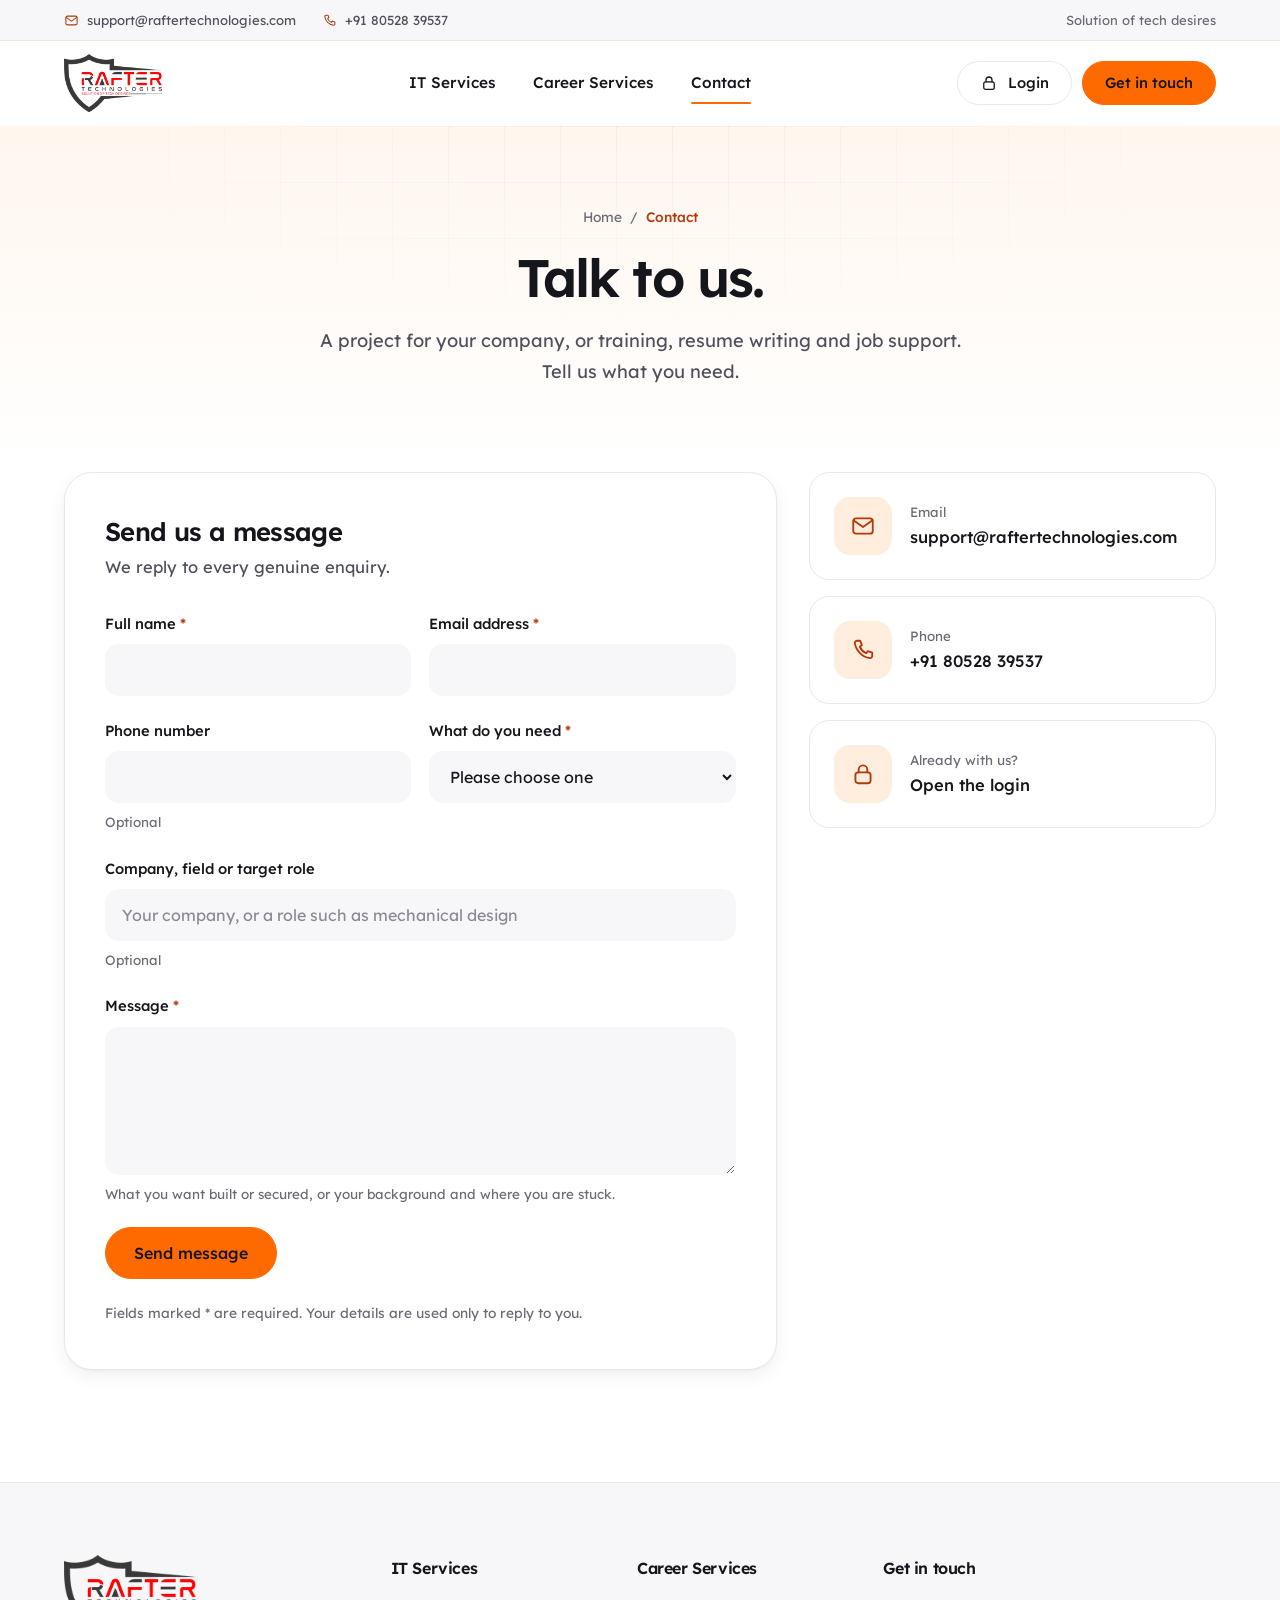
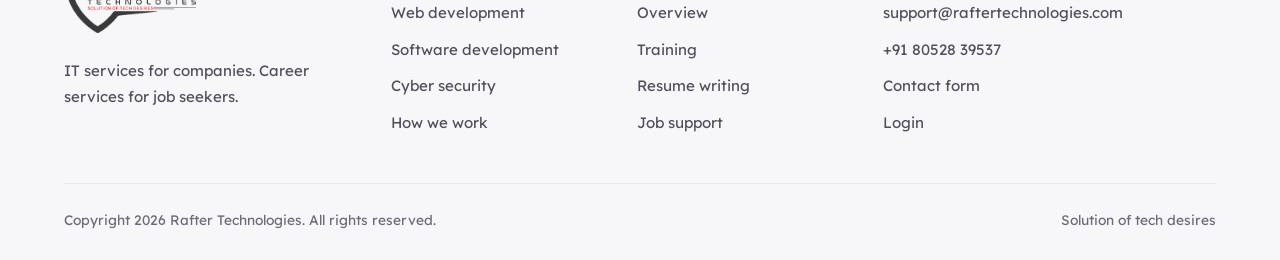
<file: website/contact.html>
<!DOCTYPE html>
<html lang="en">
<head>
<meta charset="utf-8">
<meta name="viewport" content="width=device-width, initial-scale=1">
<title>Contact | Rafter Technologies</title>
<meta name="description" content="Talk to Rafter Technologies about a project for your company, or about training, resume writing and job support.">
<link rel="icon" type="image/png" href="assets/img/favicon.png">
<link rel="preload" href="assets/fonts/lexend.woff2" as="font" type="font/woff2" crossorigin>
<link rel="stylesheet" href="assets/css/styles.css">
</head>
<body>

<a class="skiplink" href="#main">Skip to main content</a>

<div class="topbar">
  <div class="wrap">
    <div class="links">
      <a href="mailto:support@raftertechnologies.com"><svg class="" viewBox="0 0 24 24" fill="none" stroke="currentColor" stroke-width="1.700" stroke-linecap="round" stroke-linejoin="round" aria-hidden="true"><rect x="3" y="5" width="18" height="14" rx="2.500"/><path d="m3.500 7 8.500 6 8.500-6"/></svg>support@raftertechnologies.com</a>
      <a href="tel:+918052839537"><svg class="" viewBox="0 0 24 24" fill="none" stroke="currentColor" stroke-width="1.700" stroke-linecap="round" stroke-linejoin="round" aria-hidden="true"><path d="M6.500 3.500h3l1.500 4-2 1.500a12 12 0 0 0 6 6l1.500-2 4 1.500v3a2 2 0 0 1-2.200 2A16.500 16.500 0 0 1 4.500 5.700a2 2 0 0 1 2-2.200z"/></svg>+91 80528 39537</a>
    </div>
    <span>Solution of tech desires</span>
  </div>
</div>

<header class="masthead">
  <div class="wrap bar">
    <a class="brand" href="index.html"><img src="assets/img/logo.png" alt="Rafter Technologies" width="339" height="200"></a>
    <button class="navtoggle" type="button" aria-expanded="false" aria-controls="sitenav">
      <span class="visually_hidden">Open menu</span>
      <svg width="22" height="22" viewBox="0 0 24 24" fill="none" aria-hidden="true"><path d="M4 7h16M4 12h16M4 17h16" stroke="currentColor" stroke-width="1.800" stroke-linecap="round"/></svg>
    </button>
    <nav class="nav" id="sitenav" aria-label="Main">
      <div class="links">
        <a href="index.html">IT Services</a>
        <a href="career.html">Career Services</a>
        <a href="contact.html" aria-current="page">Contact</a>
      </div>
      <div class="btns">
        <a class="btn ghost small" href="login.html"><svg class="" viewBox="0 0 24 24" fill="none" stroke="currentColor" stroke-width="1.700" stroke-linecap="round" stroke-linejoin="round" aria-hidden="true"><rect x="5" y="10.500" width="14" height="10" rx="2.500"/><path d="M8 10.500V8a4 4 0 0 1 8 0v2.500"/></svg>Login</a>
        <a class="btn small" href="contact.html">Get in touch</a>
      </div>
    </nav>
  </div>
</header>

<main id="main">

  <section class="pagehero">
    <div class="wrap">
      <nav class="crumbs enter" aria-label="Breadcrumb"><a href="index.html">Home</a> <span aria-hidden="true">/</span> <span aria-current="page">Contact</span></nav>
      <h1><span class="ln"><span>Talk to us.</span></span></h1>
      <p class="sub enter">A project for your company, or training, resume writing and job support. Tell us what you need.</p>
    </div>
  </section>

  <section class="section flush">
    <div class="wrap">
      <div class="contact">

        <div class="formcard reveal">
          <h2>Send us a message</h2>
          <p>We reply to every genuine enquiry.</p>
          <!--
            DELIVERY
            Submissions are posted to FormSubmit, which forwards them to the
            address in data_inbox below. Nothing is stored on this site.

            ONE TIME ACTIVATION: the very first submission causes FormSubmit to
            email support@raftertechnologies.com asking you to confirm the
            address. Click that link once. Until you do, messages are held and
            will not arrive.

            To move to a different provider later, change data_endpoint to the
            new service and keep the rest as it is.
          -->
          <form class="form" id="enquiry" novalidate
                data_endpoint="https://formsubmit.co/ajax/"
                data_inbox="support@raftertechnologies.com">

            <div class="summary" id="errorsummary" tabindex="-1" hidden>
              <h3>Please check the following</h3>
              <ul id="errorlist"></ul>
            </div>

            <div class="field">
              <label for="name">Full name <span class="req" aria-hidden="true">*</span></label>
              <input type="text" id="name" name="name" autocomplete="name" required aria-describedby="nameerror">
              <span class="error" id="nameerror"></span>
            </div>

            <div class="field">
              <label for="email">Email address <span class="req" aria-hidden="true">*</span></label>
              <input type="email" id="email" name="email" autocomplete="email" required aria-describedby="emailerror">
              <span class="error" id="emailerror"></span>
            </div>

            <div class="field">
              <label for="phone">Phone number</label>
              <input type="tel" id="phone" name="phone" autocomplete="tel" aria-describedby="phonehint">
              <span class="hint" id="phonehint">Optional</span>
            </div>

            <div class="field">
              <label for="topic">What do you need <span class="req" aria-hidden="true">*</span></label>
              <select id="topic" name="topic" required aria-describedby="topicerror">
                <option value="">Please choose one</option>
                <option value="itservices">IT services for my company</option>
                <option value="training">Training for a job</option>
                <option value="resume">Resume writing</option>
                <option value="interview">Interview preparation</option>
                <option value="support">Job support</option>
                <option value="other">Something else</option>
              </select>
              <span class="error" id="topicerror"></span>
            </div>

            <div class="field full">
              <label for="domain">Company, field or target role</label>
              <input type="text" id="domain" name="domain" aria-describedby="domainhint" placeholder="Your company, or a role such as mechanical design">
              <span class="hint" id="domainhint">Optional</span>
            </div>

            <div class="field full">
              <label for="message">Message <span class="req" aria-hidden="true">*</span></label>
              <textarea id="message" name="message" required aria-describedby="messagehint messageerror"></textarea>
              <span class="hint" id="messagehint">What you want built or secured, or your background and where you are stuck.</span>
              <span class="error" id="messageerror"></span>
            </div>

            <div class="sent" id="sent" role="status" hidden></div>

            <div class="field full">
              <div><button class="btn" type="submit">Send message</button></div>
              <p class="formnote">Fields marked * are required. Your details are used only to reply to you.</p>
            </div>

          </form>
        </div>

        <aside class="sidecards stagger">
          <a class="sidecard" href="mailto:support@raftertechnologies.com"><span class="iconbox"><svg class="icon" viewBox="0 0 24 24" fill="none" stroke="currentColor" stroke-width="1.700" stroke-linecap="round" stroke-linejoin="round" aria-hidden="true"><rect x="3" y="5" width="18" height="14" rx="2.500"/><path d="m3.500 7 8.500 6 8.500-6"/></svg></span><span><span class="k">Email</span><span class="v">support@raftertechnologies.com</span></span></a>
          <a class="sidecard" href="tel:+918052839537"><span class="iconbox"><svg class="icon" viewBox="0 0 24 24" fill="none" stroke="currentColor" stroke-width="1.700" stroke-linecap="round" stroke-linejoin="round" aria-hidden="true"><path d="M6.500 3.500h3l1.500 4-2 1.500a12 12 0 0 0 6 6l1.500-2 4 1.500v3a2 2 0 0 1-2.200 2A16.500 16.500 0 0 1 4.500 5.700a2 2 0 0 1 2-2.200z"/></svg></span><span><span class="k">Phone</span><span class="v">+91 80528 39537</span></span></a>
          <a class="sidecard" href="login.html"><span class="iconbox"><svg class="icon" viewBox="0 0 24 24" fill="none" stroke="currentColor" stroke-width="1.700" stroke-linecap="round" stroke-linejoin="round" aria-hidden="true"><rect x="5" y="10.500" width="14" height="10" rx="2.500"/><path d="M8 10.500V8a4 4 0 0 1 8 0v2.500"/></svg></span><span><span class="k">Already with us?</span><span class="v">Open the login</span></span></a>
        </aside>

      </div>
    </div>
  </section>

</main>

<footer class="foot">
  <div class="wrap">
    <div class="cols">
      <div class="about">
        <a class="brand" href="index.html"><img src="assets/img/logo.png" alt="Rafter Technologies" width="339" height="200"></a>
        <p>IT services for companies. Career services for job seekers.</p>
      </div>
      <div>
        <h4>IT Services</h4>
        <ul>
          <li><a href="index.html#services">Web development</a></li>
          <li><a href="index.html#services">Software development</a></li>
          <li><a href="index.html#services">Cyber security</a></li>
          <li><a href="index.html#process">How we work</a></li>
        </ul>
      </div>
      <div>
        <h4>Career Services</h4>
        <ul>
          <li><a href="career.html">Overview</a></li>
          <li><a href="training.html">Training</a></li>
          <li><a href="resume.html">Resume writing</a></li>
          <li><a href="resume.html#support">Job support</a></li>
        </ul>
      </div>
      <div>
        <h4>Get in touch</h4>
        <ul>
          <li><a href="mailto:support@raftertechnologies.com">support@raftertechnologies.com</a></li>
          <li><a href="tel:+918052839537">+91 80528 39537</a></li>
          <li><a href="contact.html">Contact form</a></li>
          <li><a href="login.html">Login</a></li>
        </ul>
      </div>
    </div>
    <div class="base">
      <span>Copyright 2026 Rafter Technologies. All rights reserved.</span>
      <span>Solution of tech desires</span>
    </div>
  </div>
</footer>

<script src="assets/js/main.js" defer></script>
</body>
</html>
</file>
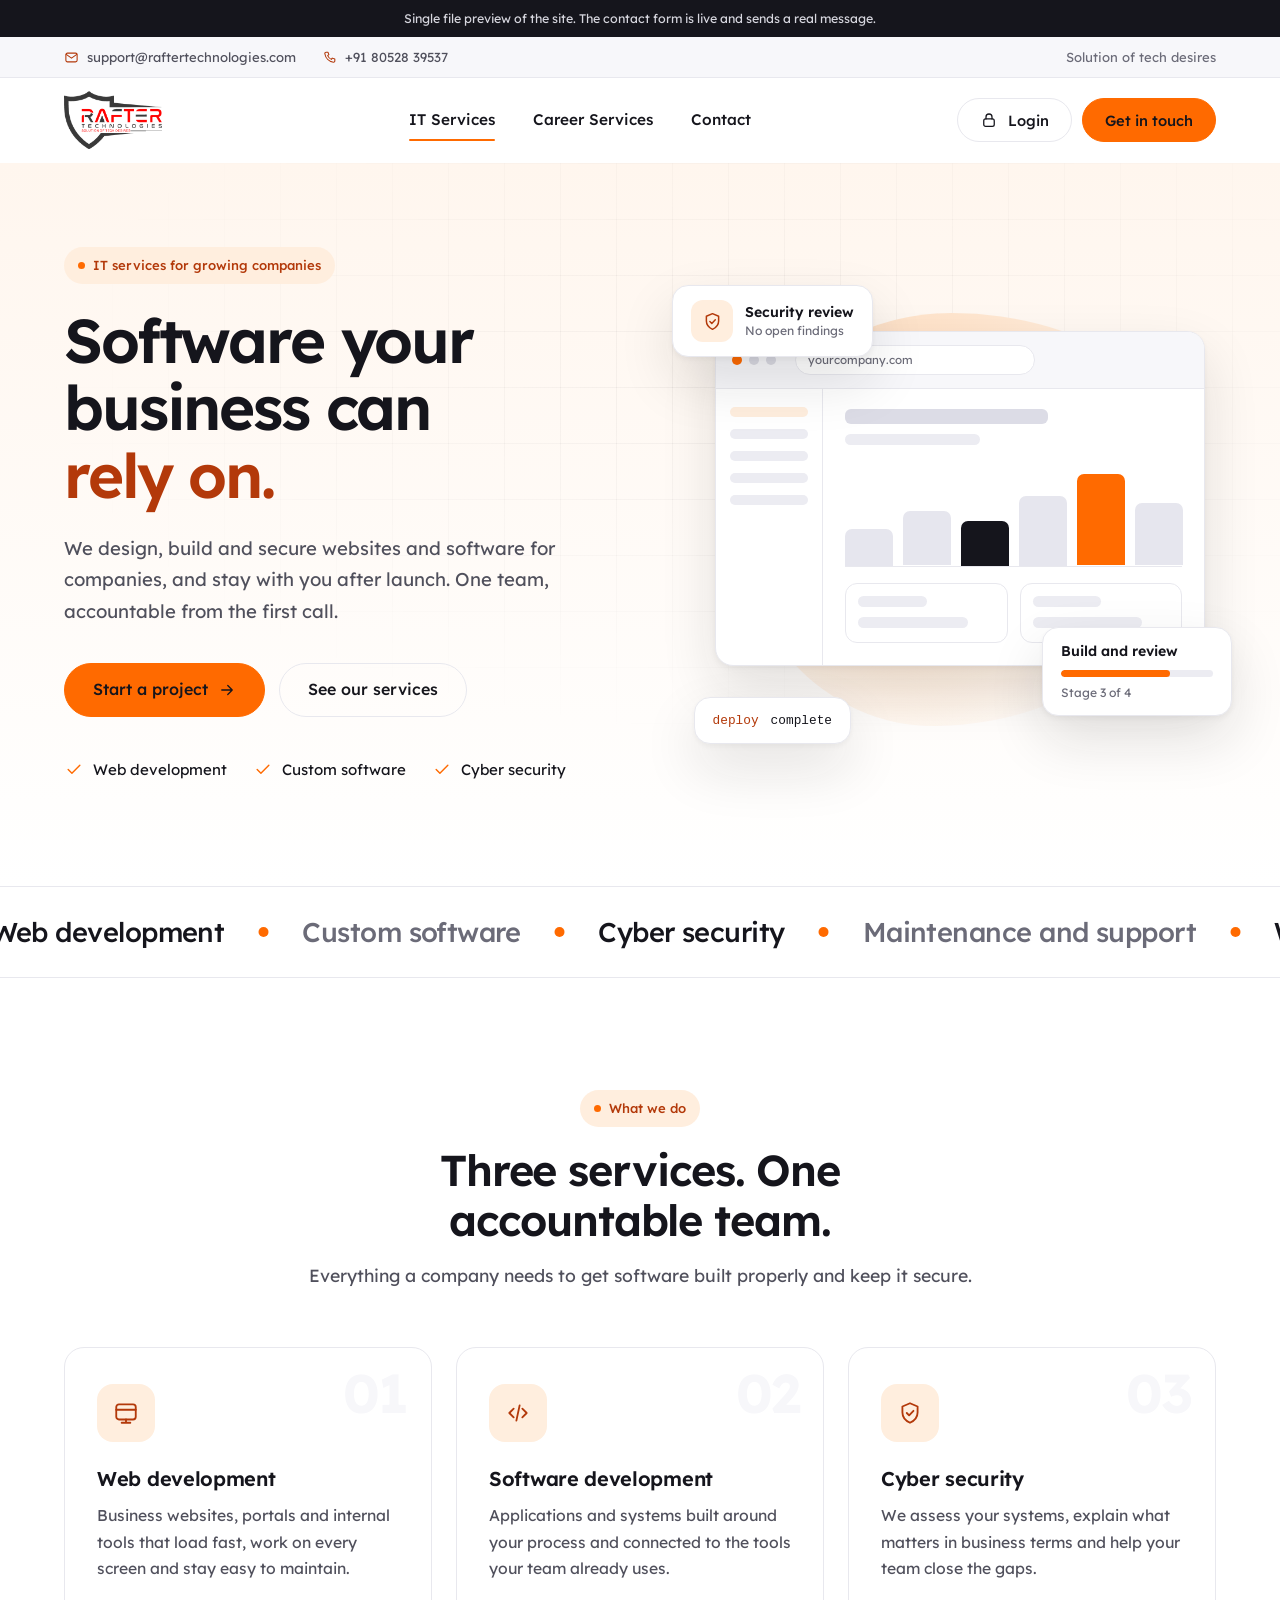
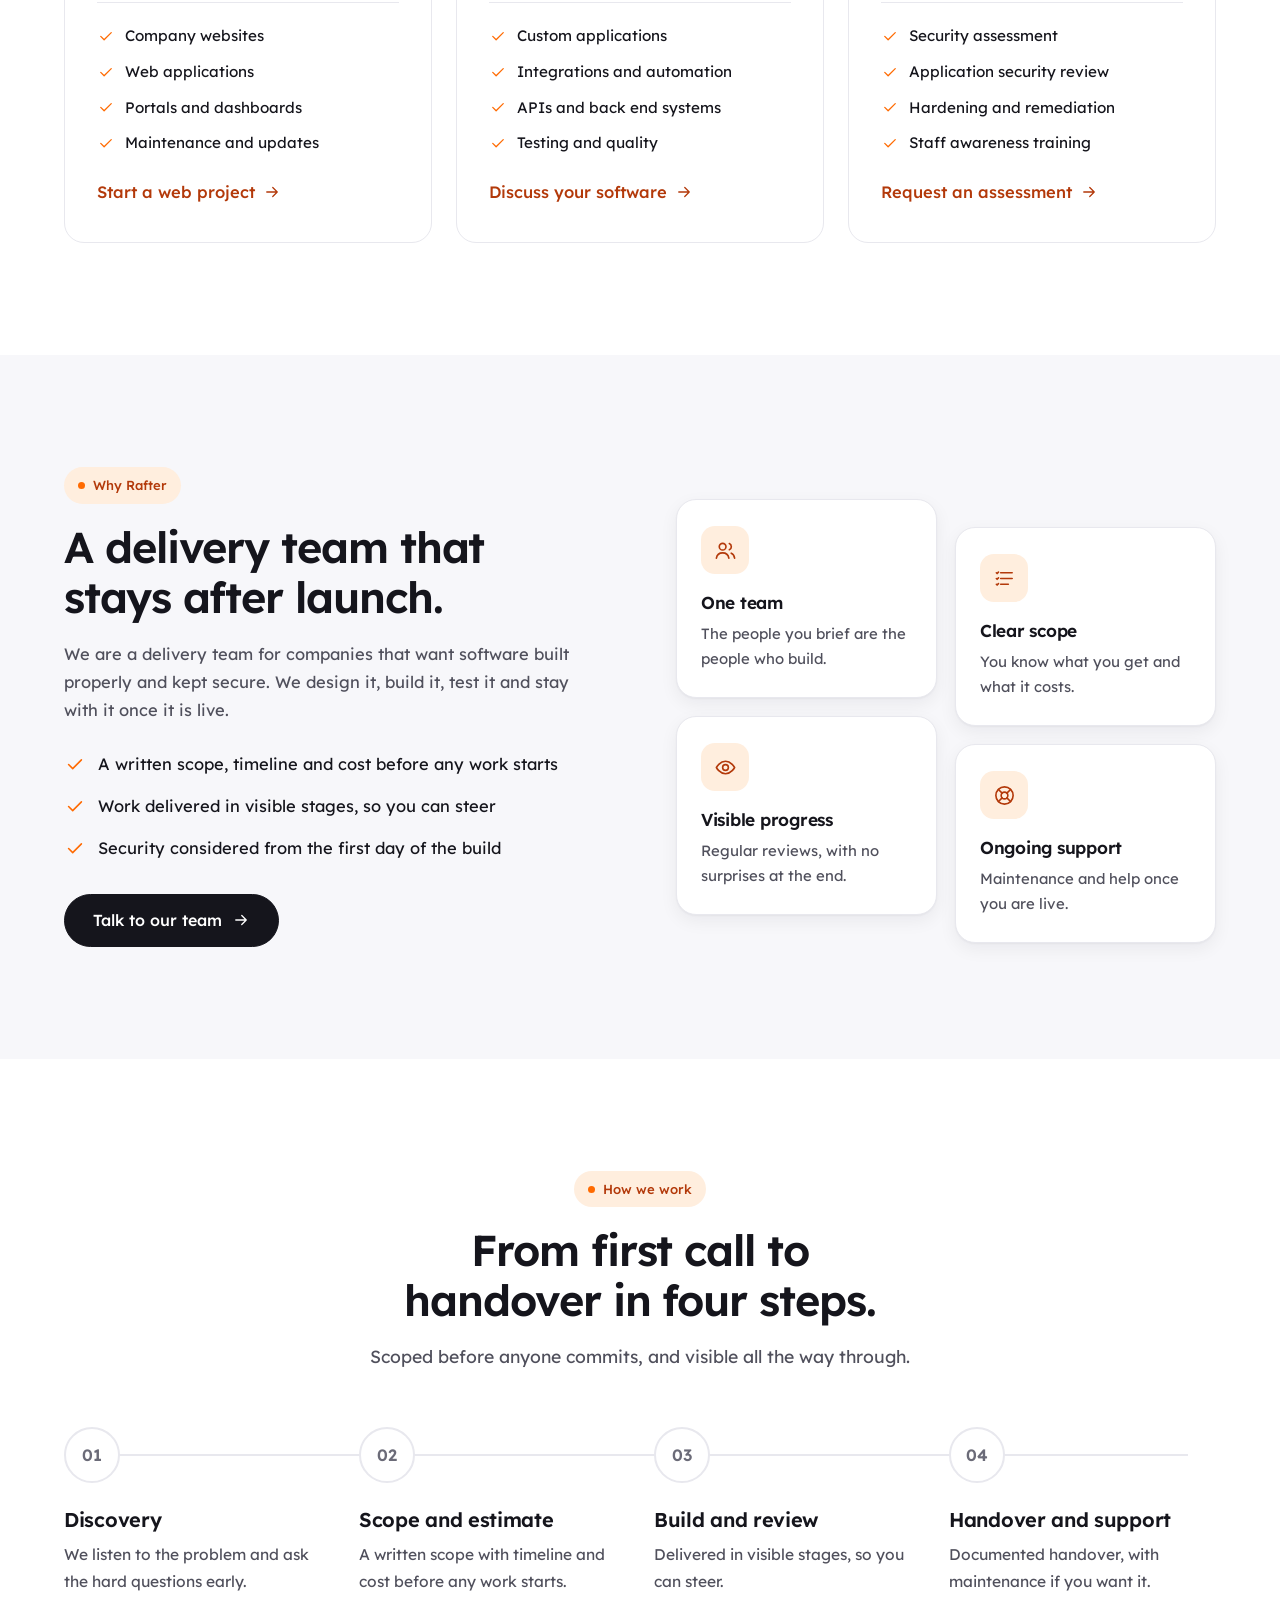
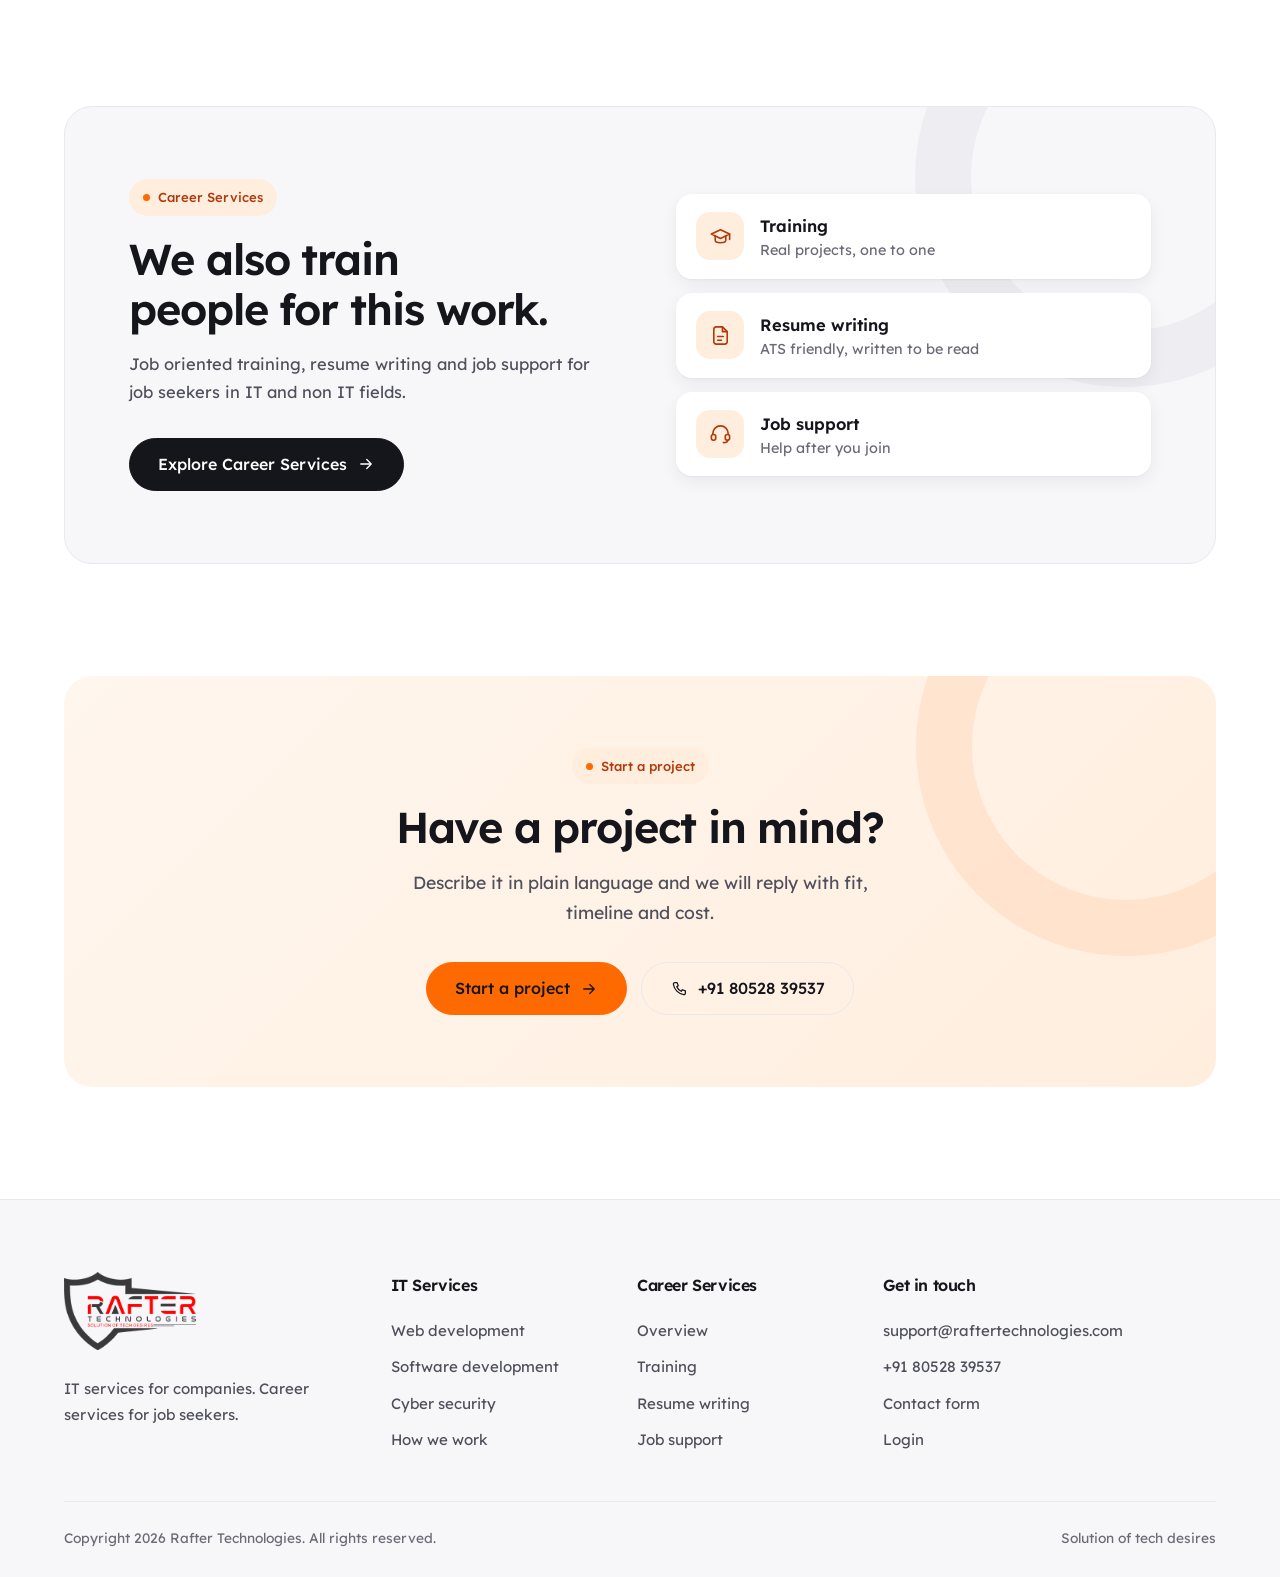
<file: website/preview.html>
<!DOCTYPE html>
<html lang="en">
<head>
<meta charset="utf-8">
<meta name="viewport" content="width=device-width, initial-scale=1">
<title>Rafter Technologies</title>
<style>
/* ==========================================================================
   Rafter Technologies
   Light theme. White first, a warm tint for depth, orange only as an accent.

   Colour rule, roughly 70 / 25 / 5:
     white and soft surfaces carry the page
     ink carries the text
     orange marks the primary action, icons, links and progress

   Contrast, WCAG 2.1 AA, measured:
     ink on white ........... 18.17    body on white ......... 7.95
     body on tint ............ 7.44    muted on tint ......... 4.92
     orange text on white .... 5.99    orange text on tint ... 5.61
     ink on orange button .... 6.33
   White text on the orange measures 2.87 and fails, so orange buttons carry
   ink text, and orange text on light surfaces uses the deeper --accent-text.
   ========================================================================== */

/* Lexend is served from this site, so the text never depends on another
   server being reachable. One variable file covers every weight. */
@font-face {
  font-family: 'Lexend';
  font-style: normal;
  font-weight: 100 900;
  font-display: swap;
  src: url('[data-uri]') format('woff2');
}

:root {
  --ink: #15151c;
  --body: #50505c;
  --muted: #6b6b78;
  --line: #e8e8ee;
  --white: #ffffff;
  --soft: #f7f7fa;
  --tint: #fff6ee;
  --tint-2: #ffeede;

  --accent: #ff6a00;
  --accent-hover: #f25f00;
  --accent-text: #b3390a;

  --font: 'Lexend', system-ui, -apple-system, 'Segoe UI', Arial, sans-serif;

  --wrap: 1200px;
  --header-h: 84px;
  --r: 20px;
  --r-lg: 28px;

  --shadow-sm: 0 1px 2px rgba(21, 21, 28, 0.04), 0 6px 18px rgba(21, 21, 28, 0.06);
  --shadow: 0 2px 6px rgba(21, 21, 28, 0.05), 0 24px 56px rgba(21, 21, 28, 0.12);

  --ease: cubic-bezier(0.25, 0.1, 0.25, 1);
  --out: cubic-bezier(0.16, 1, 0.3, 1);
}

*, *::before, *::after { box-sizing: border-box; }

html { scroll-behavior: smooth; -webkit-text-size-adjust: 100%; }

body {
  margin: 0;
  font-family: var(--font);
  font-size: 1.03rem;
  font-weight: 400;
  line-height: 1.7;
  color: var(--body);
  background: var(--white);
  -webkit-font-smoothing: antialiased;
  -moz-osx-font-smoothing: grayscale;
}

h1, h2, h3, h4 {
  margin: 0;
  color: var(--ink);
  font-weight: 600;
  letter-spacing: -0.025em;
  text-wrap: balance;
}

h1 { font-size: clamp(2.3rem, 5vw, 3.85rem); line-height: 1.1; letter-spacing: -0.035em; }
h2 { font-size: clamp(1.8rem, 3.4vw, 2.7rem); line-height: 1.16; }
h3 { font-size: 1.25rem; line-height: 1.3; letter-spacing: -0.015em; }

p { margin: 0; }
a { color: inherit; }
svg { display: block; }
img { max-width: 100%; }

a:focus-visible,
button:focus-visible,
input:focus-visible,
select:focus-visible,
textarea:focus-visible,
summary:focus-visible {
  outline: 3px solid var(--accent);
  outline-offset: 3px;
  border-radius: 8px;
}

.skiplink {
  position: absolute;
  left: -9999px;
  top: 8px;
  background: var(--ink);
  color: var(--white);
  padding: 12px 18px;
  border-radius: 980px;
  font-size: 0.9rem;
  z-index: 200;
}
.skiplink:focus { left: 8px; }

.visually_hidden {
  position: absolute;
  width: 1px;
  height: 1px;
  overflow: hidden;
  clip: rect(0 0 0 0);
  white-space: nowrap;
}

/* ---------- Layout ---------- */

.wrap { width: 100%; max-width: var(--wrap); margin: 0 auto; padding: 0 24px; }
.wrap.narrow { max-width: 860px; }

.section { padding: 112px 0; }
.section.soft { background: var(--soft); }
.section.tint { background: var(--tint); }
.section.flush { padding-top: 0; }

@media (max-width: 720px) { .section { padding: 76px 0; } }

.head { max-width: 700px; margin: 0 0 56px; }
.head.center { margin-left: auto; margin-right: auto; text-align: center; }
.head h2 { margin-top: 18px; }
.head p { margin-top: 16px; font-size: 1.1rem; }

/* Small label that sits above a heading */
.chip {
  display: inline-flex;
  align-items: center;
  gap: 8px;
  padding: 7px 14px;
  border-radius: 980px;
  background: var(--tint-2);
  color: var(--accent-text);
  font-size: 0.82rem;
  font-weight: 500;
  letter-spacing: 0;
}

.chip::before {
  content: "";
  width: 7px;
  height: 7px;
  border-radius: 50%;
  background: var(--accent);
}

.icon { width: 26px; height: 26px; }

.iconbox {
  display: inline-flex;
  align-items: center;
  justify-content: center;
  width: 58px;
  height: 58px;
  border-radius: 16px;
  background: var(--tint-2);
  color: var(--accent-text);
  flex: 0 0 58px;
  transition: background 300ms var(--ease), color 300ms var(--ease), transform 400ms var(--out);
}

/* ---------- Top bar ---------- */

.topbar {
  background: var(--soft);
  border-bottom: 1px solid var(--line);
  font-size: 0.82rem;
  color: var(--muted);
}

.topbar .wrap {
  display: flex;
  align-items: center;
  justify-content: space-between;
  gap: 24px;
  min-height: 40px;
}

.topbar .links { display: flex; gap: 26px; }

.topbar a {
  display: inline-flex;
  align-items: center;
  gap: 8px;
  color: var(--body);
  text-decoration: none;
}

.topbar a:hover { color: var(--accent-text); }
.topbar svg { width: 15px; height: 15px; color: var(--accent-text); }

@media (max-width: 760px) { .topbar { display: none; } }

/* ---------- Header ---------- */

.masthead {
  position: sticky;
  top: 0;
  z-index: 100;
  background: var(--white);
  border-bottom: 1px solid transparent;
  transition: border-color 240ms var(--ease), box-shadow 240ms var(--ease);
}

.masthead.stuck { border-bottom-color: var(--line); box-shadow: 0 8px 28px rgba(21, 21, 28, 0.06); }

.masthead .bar {
  display: flex;
  align-items: center;
  gap: 40px;
  min-height: var(--header-h);
}

.brand { display: inline-flex; align-items: center; text-decoration: none; flex: 0 0 auto; }
.brand img { display: block; height: 58px; width: auto; }

.nav { flex: 1; display: flex; align-items: center; }
.nav .links { display: flex; gap: 38px; margin: 0 auto; }
.nav .btns { display: flex; gap: 10px; }

.nav .links a {
  position: relative;
  font-size: 0.96rem;
  font-weight: 500;
  color: var(--ink);
  text-decoration: none;
  padding: 10px 0;
  white-space: nowrap;
}

.nav .links a::after {
  content: "";
  position: absolute;
  left: 0;
  right: 0;
  bottom: 2px;
  height: 2px;
  border-radius: 2px;
  background: var(--accent);
  transform: scaleX(0);
  transform-origin: 0 50%;
  transition: transform 300ms var(--out);
}

.nav .links a:hover::after,
.nav .links a[aria-current="page"]::after { transform: scaleX(1); }

.navtoggle {
  display: none;
  margin-left: auto;
  background: transparent;
  border: 1px solid var(--line);
  border-radius: 12px;
  color: var(--ink);
  width: 46px;
  height: 46px;
  cursor: pointer;
  align-items: center;
  justify-content: center;
}

@media (max-width: 960px) {
  .navtoggle { display: inline-flex; }
  .nav {
    position: fixed;
    top: var(--header-h);
    left: 0;
    right: 0;
    height: calc(100dvh - var(--header-h));
    background: var(--white);
    flex-direction: column;
    align-items: stretch;
    padding: 12px 24px 40px;
    overflow-y: auto;
    border-top: 1px solid var(--line);
  }
  .nav[hidden] { display: none; }
  .nav .links { flex-direction: column; gap: 0; margin: 0; }
  .nav .links a { font-size: 1.35rem; padding: 18px 0; border-bottom: 1px solid var(--line); }
  .nav .links a::after { display: none; }
  .nav .btns { flex-direction: column; gap: 12px; margin-top: 28px; }
  .nav .btns .btn { width: 100%; min-height: 52px; font-size: 1rem; }
}

@media (max-width: 720px) {
  :root { --header-h: 72px; }
  .brand img { height: 48px; }
}

/* Section navigation on the Career Services pages */

.localnav { background: var(--white); border-top: 1px solid var(--line); }
.localnav[hidden] { display: none; }

.localnav .wrap {
  display: flex;
  align-items: center;
  justify-content: space-between;
  gap: 24px;
  min-height: 50px;
}

.localnav .title { font-size: 0.98rem; font-weight: 600; color: var(--ink); white-space: nowrap; }
.localnav .links { display: flex; gap: 28px; overflow-x: auto; scrollbar-width: none; }
.localnav .links::-webkit-scrollbar { display: none; }

.localnav a {
  font-size: 0.86rem;
  color: var(--muted);
  text-decoration: none;
  white-space: nowrap;
  padding: 14px 0;
}

.localnav a:hover { color: var(--ink); }
.localnav a[aria-current="page"] { color: var(--accent-text); font-weight: 500; }

@media (max-width: 560px) { .localnav .title { display: none; } }

/* ---------- Buttons and links ---------- */

.btn {
  display: inline-flex;
  align-items: center;
  justify-content: center;
  gap: 10px;
  min-height: 52px;
  padding: 12px 28px;
  border: 1.5px solid var(--accent);
  border-radius: 980px;
  background: var(--accent);
  color: var(--ink);
  font-family: inherit;
  font-size: 1rem;
  font-weight: 500;
  text-decoration: none;
  cursor: pointer;
  transition: background 220ms var(--ease), border-color 220ms var(--ease),
              color 220ms var(--ease), box-shadow 300ms var(--ease);
  touch-action: manipulation;
}

.btn:hover { background: var(--accent-hover); border-color: var(--accent-hover); box-shadow: 0 10px 26px rgba(255, 106, 0, 0.28); }
.btn[disabled] { opacity: 0.5; cursor: default; box-shadow: none; }

.btn svg { width: 18px; height: 18px; transition: transform 300ms var(--out); }
.btn:hover svg { transform: translateX(4px); }

.btn.ghost { background: transparent; border-color: var(--line); color: var(--ink); }
.btn.ghost:hover { background: var(--soft); border-color: var(--ink); box-shadow: none; }

.btn.dark { background: var(--ink); border-color: var(--ink); color: var(--white); }
.btn.dark:hover { background: #2a2a34; border-color: #2a2a34; box-shadow: 0 10px 26px rgba(21, 21, 28, 0.2); }

.btn.small { min-height: 44px; padding: 8px 22px; font-size: 0.92rem; }

.more {
  display: inline-flex;
  align-items: center;
  gap: 8px;
  min-height: 44px;
  font-weight: 500;
  color: var(--accent-text);
  text-decoration: none;
}

.more svg { width: 18px; height: 18px; transition: transform 300ms var(--out); }
.more:hover svg { transform: translateX(5px); }
.more:hover { text-decoration: underline; text-underline-offset: 5px; }

.actions { display: flex; flex-wrap: wrap; align-items: center; gap: 14px; }
.center .actions, .actions.center { justify-content: center; }

/* ---------- Hero ---------- */

.hero {
  position: relative;
  overflow: clip;
  padding: 84px 0 104px;
  background: linear-gradient(180deg, var(--tint) 0%, var(--white) 100%);
}

/* Faint grid, fading out toward the edges */
.hero::before {
  content: "";
  position: absolute;
  inset: 0;
  pointer-events: none;
  background-image:
    linear-gradient(rgba(21, 21, 28, 0.045) 1px, transparent 1px),
    linear-gradient(90deg, rgba(21, 21, 28, 0.045) 1px, transparent 1px);
  background-size: 56px 56px;
  -webkit-mask-image: radial-gradient(ellipse 80% 70% at 60% 30%, #000 10%, transparent 72%);
  mask-image: radial-gradient(ellipse 80% 70% at 60% 30%, #000 10%, transparent 72%);
}

.hero .wrap {
  position: relative;
  display: grid;
  grid-template-columns: minmax(0, 1.02fr) minmax(0, 0.98fr);
  gap: 64px;
  align-items: center;
}

.hero h1 { margin-top: 22px; }

/* The accent phrase carries a hand drawn underline rather than a colour block */
.hero h1 em {
  font-style: normal;
  position: relative;
  white-space: nowrap;
  color: var(--accent-text);
}

.ln { display: block; overflow: hidden; padding-bottom: 0.14em; margin-bottom: -0.14em; }
.ln > span { display: block; }

.hero .sub { margin-top: 24px; font-size: 1.16rem; max-width: 34em; }
.hero .actions { margin-top: 36px; }

.ticks {
  display: flex;
  flex-wrap: wrap;
  gap: 10px 26px;
  list-style: none;
  margin: 40px 0 0;
  padding: 0;
  font-size: 0.94rem;
  color: var(--ink);
}

.ticks li { display: inline-flex; align-items: center; gap: 9px; }
.ticks svg { width: 20px; height: 20px; color: var(--accent); }

@media (max-width: 980px) {
  .hero { padding: 56px 0 72px; }
  .hero .wrap { grid-template-columns: 1fr; gap: 56px; }
}

/* ---------- Hero illustration, built in markup, no images ---------- */

.viz { position: relative; aspect-ratio: 1 / 0.86; perspective: 1200px; }

.viz .blob {
  position: absolute;
  inset: 6% 2% 4% 10%;
  border-radius: 46% 54% 58% 42% / 48% 44% 56% 52%;
  background: radial-gradient(circle at 35% 30%, #ffd9b8 0%, var(--tint-2) 55%, rgba(255, 238, 222, 0) 78%);
}

.viz .win {
  position: absolute;
  left: 6%;
  right: 2%;
  top: 10%;
  background: var(--white);
  border: 1px solid var(--line);
  border-radius: 18px;
  box-shadow: var(--shadow);
  overflow: hidden;
  transform: rotateY(var(--ry, 0deg)) rotateX(var(--rx, 0deg));
  transition: transform 500ms var(--out);
}

.winbar {
  display: flex;
  align-items: center;
  gap: 7px;
  padding: 13px 16px;
  border-bottom: 1px solid var(--line);
  background: var(--soft);
}

.winbar i { width: 10px; height: 10px; border-radius: 50%; background: #d9d9e2; }
.winbar i:first-child { background: var(--accent); }

.winbar .url {
  margin-left: 12px;
  flex: 1;
  max-width: 240px;
  padding: 4px 12px;
  border-radius: 980px;
  background: var(--white);
  border: 1px solid var(--line);
  font-size: 0.72rem;
  color: var(--muted);
}

.winbody { display: grid; grid-template-columns: 22% 1fr; min-height: 250px; }
.winbody .side { border-right: 1px solid var(--line); padding: 18px 14px; display: grid; gap: 12px; align-content: start; }
.winbody .side b { height: 10px; border-radius: 6px; background: #ececf2; }
.winbody .side b:first-child { background: var(--tint-2); }
.winbody .main { padding: 20px 22px 22px; }

.sk { height: 11px; border-radius: 6px; background: #ececf2; margin-bottom: 10px; }
.sk.w60 { width: 60%; height: 15px; background: #dcdce6; }
.sk.w40 { width: 40%; }
.sk.w80 { width: 80%; }
.sk.w50 { width: 50%; }

.chart { display: flex; align-items: flex-end; gap: 10px; height: 104px; margin: 18px 0 16px; padding-top: 6px; border-bottom: 1px solid var(--line); }
.chart span { flex: 1; height: var(--h); border-radius: 7px 7px 0 0; background: #e6e6ee; transform-origin: 50% 100%; }
.chart span.hot { background: var(--accent); }
.chart span.ink { background: var(--ink); }

.minis { display: grid; grid-template-columns: 1fr 1fr; gap: 12px; }
.minis > div { border: 1px solid var(--line); border-radius: 12px; padding: 12px 12px 4px; }

/* Project board variant for Career Services */
.board { display: grid; grid-template-columns: repeat(3, 1fr); gap: 12px; padding: 18px; min-height: 250px; align-content: start; }
.board em { display: block; font-style: normal; font-size: 0.72rem; font-weight: 500; color: var(--muted); margin-bottom: 10px; }
.board b { display: block; height: 44px; border-radius: 10px; background: var(--soft); border: 1px solid var(--line); margin-bottom: 10px; position: relative; }
.board b::after { content: ""; position: absolute; left: 10px; top: 12px; width: 55%; height: 7px; border-radius: 4px; background: #dcdce6; }
.board b.hot { border-color: var(--accent); background: var(--tint); }
.board b.ok::before { content: ""; position: absolute; right: 10px; top: 13px; width: 16px; height: 16px; border-radius: 50%; background: var(--accent); }

.float {
  position: absolute;
  display: flex;
  align-items: center;
  gap: 12px;
  padding: 14px 18px;
  background: var(--white);
  border: 1px solid var(--line);
  border-radius: 16px;
  box-shadow: var(--shadow);
  font-size: 0.8rem;
  line-height: 1.35;
  color: var(--muted);
  translate: 0 calc(var(--p, 0) * var(--shift, 0px));
}

.float strong { display: block; font-size: 0.88rem; font-weight: 600; color: var(--ink); }
.float small { font-size: 0.76rem; }
.float .iconbox { width: 42px; height: 42px; flex-basis: 42px; border-radius: 12px; }
.float .iconbox svg { width: 21px; height: 21px; }

.float.fa { left: -2%; top: 0; --shift: -46px; }
.float.fb { right: -3%; bottom: 6%; display: block; min-width: 190px; --shift: -80px; }
.float.fc { left: 2%; bottom: 0; --shift: -26px; font-family: ui-monospace, 'SFMono-Regular', Menlo, Consolas, monospace; color: var(--ink); }
.float.fc span { color: var(--accent-text); }

.meter { height: 7px; border-radius: 7px; background: #ececf2; margin: 9px 0 7px; overflow: hidden; }
.meter span { display: block; height: 100%; width: 72%; border-radius: 7px; background: var(--accent); transform-origin: 0 50%; }

@media (max-width: 560px) {
  .float.fa { left: 0; }
  .float.fb { right: 0; }
  .float.fc { display: none; }
  .winbody, .board { min-height: 200px; }
}

/* ---------- Scroll band ---------- */

.band { overflow: clip; padding: 22px 0; border-top: 1px solid var(--line); border-bottom: 1px solid var(--line); background: var(--white); }

.band .line {
  display: flex;
  align-items: center;
  gap: 34px;
  width: max-content;
  white-space: nowrap;
  font-size: clamp(1.2rem, 2.4vw, 1.7rem);
  font-weight: 500;
  letter-spacing: -0.02em;
  color: var(--ink);
  transform: translate3d(calc(var(--p, 0) * -22%), 0, 0);
}

.band .line i { width: 10px; height: 10px; border-radius: 50%; background: var(--accent); flex: 0 0 10px; }
.band .line span:nth-of-type(even) { color: var(--muted); }

/* ---------- Cards ---------- */

.cards { display: grid; grid-template-columns: repeat(3, minmax(0, 1fr)); gap: 24px; }
.cards.two { grid-template-columns: repeat(2, minmax(0, 1fr)); }

.card {
  position: relative;
  display: flex;
  flex-direction: column;
  align-items: flex-start;
  padding: 36px 32px;
  background: var(--white);
  border: 1px solid var(--line);
  border-radius: var(--r);
  overflow: hidden;
  transition: transform 500ms var(--out), box-shadow 400ms var(--ease), border-color 300ms var(--ease);
}

/* A thin accent line draws across the top of a card on hover */
.card::before {
  content: "";
  position: absolute;
  left: 0;
  right: 0;
  top: 0;
  height: 3px;
  background: var(--accent);
  transform: scaleX(0);
  transform-origin: 0 50%;
  transition: transform 500ms var(--out);
}

.card:hover { transform: translateY(-6px); box-shadow: var(--shadow); border-color: transparent; }
.card:hover::before { transform: scaleX(1); }
.card:hover .iconbox { background: var(--accent); color: var(--ink); transform: rotate(-6deg) scale(1.05); }

.card h3 { margin-top: 24px; }
.card p { margin-top: 10px; font-size: 0.98rem; }

.card ul { list-style: none; margin: 20px 0 0; padding: 20px 0 0; border-top: 1px solid var(--line); width: 100%; display: grid; gap: 10px; font-size: 0.95rem; color: var(--ink); }
.card li { display: flex; align-items: center; gap: 10px; }
.card li svg { width: 18px; height: 18px; color: var(--accent); flex: 0 0 18px; }

.card .more { margin-top: auto; padding-top: 22px; }

/* Large faint numeral in the corner */
.card .num {
  position: absolute;
  right: 24px;
  top: 18px;
  font-size: 3.4rem;
  font-weight: 700;
  line-height: 1;
  letter-spacing: -0.04em;
  color: var(--soft);
  transition: color 400ms var(--ease);
}

.card:hover .num { color: var(--tint-2); }
.section.soft .card .num { color: #efeff4; }

.card.flat { padding: 30px 28px; }
.card.flat h3 { margin-top: 20px; font-size: 1.14rem; }

@media (max-width: 980px) { .cards { grid-template-columns: repeat(2, minmax(0, 1fr)); } }
@media (max-width: 640px) { .cards, .cards.two { grid-template-columns: 1fr; } }

/* ---------- Split ---------- */

.split {
  display: grid;
  grid-template-columns: repeat(2, minmax(0, 1fr));
  gap: 72px;
  align-items: center;
}

.split .head { margin-bottom: 0; }
.split .body p + p { margin-top: 14px; }
.split .actions { margin-top: 32px; }

.checks { list-style: none; margin: 26px 0 0; padding: 0; display: grid; gap: 14px; color: var(--ink); }
.checks li { display: flex; gap: 12px; align-items: flex-start; }
.checks svg { width: 22px; height: 22px; color: var(--accent); flex: 0 0 22px; margin-top: 3px; }

.values { display: grid; grid-template-columns: repeat(2, minmax(0, 1fr)); gap: 18px; }

.value {
  background: var(--white);
  border: 1px solid var(--line);
  border-radius: var(--r);
  padding: 26px 24px;
  box-shadow: var(--shadow-sm);
  transition: transform 500ms var(--out);
}

.value:nth-child(even) { translate: 0 28px; }
.value:hover { transform: translateY(-5px); }
.value h3 { margin-top: 18px; font-size: 1.08rem; }
.value p { margin-top: 6px; font-size: 0.93rem; }
.value .iconbox { width: 48px; height: 48px; flex-basis: 48px; border-radius: 14px; }
.value .iconbox svg { width: 23px; height: 23px; }

@media (max-width: 980px) {
  .split { grid-template-columns: 1fr; gap: 48px; }
  .value:nth-child(even) { translate: none; }
}

@media (max-width: 480px) { .values { grid-template-columns: 1fr; } }

/* ---------- Process ---------- */

.steps { position: relative; }

.steps ol {
  list-style: none;
  margin: 0;
  padding: 0;
  display: grid;
  grid-template-columns: repeat(4, minmax(0, 1fr));
  gap: 28px;
}

/* The track runs through the middle of the numbered circles */
.steps::before,
.steps .fill {
  content: "";
  position: absolute;
  left: 28px;
  right: 28px;
  top: 27px;
  height: 2px;
}

.steps::before { background: var(--line); }
.steps .fill { background: var(--accent); transform-origin: 0 50%; transform: scaleX(var(--p, 0)); }

.steps li { position: relative; }

.steps .n {
  position: relative;
  z-index: 1;
  display: flex;
  align-items: center;
  justify-content: center;
  width: 56px;
  height: 56px;
  border-radius: 50%;
  background: var(--white);
  border: 2px solid var(--line);
  color: var(--muted);
  font-weight: 600;
  transition: background 400ms var(--ease), border-color 400ms var(--ease), color 400ms var(--ease), transform 500ms var(--out);
}

.steps li.on .n { background: var(--accent); border-color: var(--accent); color: var(--ink); transform: scale(1.06); }

.steps h3 { margin-top: 24px; }
.steps p { margin-top: 8px; font-size: 0.97rem; }

@media (max-width: 860px) {
  .steps ol { grid-template-columns: 1fr; gap: 0; }
  .steps::before, .steps .fill { left: 27px; right: auto; top: 28px; bottom: 28px; width: 2px; height: auto; }
  .steps .fill { transform-origin: 50% 0; transform: scaleY(var(--p, 0)); }
  .steps li { display: grid; grid-template-columns: 56px 1fr; column-gap: 22px; padding-bottom: 36px; }
  .steps li:last-child { padding-bottom: 0; }
  .steps .n { grid-row: span 2; }
  .steps h3 { margin-top: 12px; }
}

/* ---------- Feature panel ---------- */

.panel {
  position: relative;
  overflow: hidden;
  border-radius: var(--r-lg);
  background: linear-gradient(135deg, var(--tint) 0%, var(--tint-2) 100%);
  padding: 72px 64px;
}

.panel::after {
  content: "";
  position: absolute;
  right: -120px;
  top: -140px;
  width: 420px;
  height: 420px;
  border-radius: 50%;
  border: 56px solid rgba(255, 106, 0, 0.09);
  pointer-events: none;
}

.panel > * { position: relative; z-index: 1; }

/* Quieter variant, so two warm panels never sit back to back */
.panel.plain { background: var(--soft); border: 1px solid var(--line); }
.panel.plain::after { border-color: rgba(21, 21, 28, 0.035); }
.panel.center { text-align: center; }
.panel.center h2 { max-width: 20ch; margin: 18px auto 0; }
.panel.center p { max-width: 46ch; margin: 16px auto 0; font-size: 1.1rem; }
.panel.center .actions { margin-top: 34px; justify-content: center; }

.minicards { display: grid; gap: 14px; }

.minicard {
  display: flex;
  align-items: center;
  gap: 16px;
  padding: 18px 20px;
  background: var(--white);
  border-radius: 16px;
  box-shadow: var(--shadow-sm);
  text-decoration: none;
  transition: transform 500ms var(--out), box-shadow 400ms var(--ease);
}

.minicard:hover { transform: translateX(8px); box-shadow: var(--shadow); }
.minicard strong { display: block; color: var(--ink); font-weight: 600; }
.minicard span.t { font-size: 0.9rem; color: var(--muted); line-height: 1.45; display: block; }
.minicard .iconbox { width: 48px; height: 48px; flex-basis: 48px; border-radius: 14px; }
.minicard .iconbox svg { width: 23px; height: 23px; }

@media (max-width: 720px) { .panel { padding: 48px 28px; border-radius: 22px; } }

/* ---------- Page hero, inner pages ---------- */

.pagehero {
  position: relative;
  overflow: clip;
  padding: 76px 0 84px;
  text-align: center;
  background: linear-gradient(180deg, var(--tint) 0%, var(--white) 100%);
}

.pagehero::before {
  content: "";
  position: absolute;
  inset: 0;
  pointer-events: none;
  background-image:
    linear-gradient(rgba(21, 21, 28, 0.045) 1px, transparent 1px),
    linear-gradient(90deg, rgba(21, 21, 28, 0.045) 1px, transparent 1px);
  background-size: 56px 56px;
  -webkit-mask-image: radial-gradient(ellipse 60% 80% at 50% 0%, #000 0%, transparent 75%);
  mask-image: radial-gradient(ellipse 60% 80% at 50% 0%, #000 0%, transparent 75%);
}

.pagehero .wrap { position: relative; max-width: 860px; }
.pagehero h1 { margin-top: 18px; font-size: clamp(2.1rem, 4.4vw, 3.3rem); }
.pagehero .sub { margin: 20px auto 0; font-size: 1.14rem; max-width: 36em; }
.pagehero .actions { margin-top: 32px; justify-content: center; }

.crumbs { display: inline-flex; flex-wrap: wrap; gap: 8px; font-size: 0.86rem; color: var(--muted); }
.crumbs a { color: var(--muted); text-decoration: none; }
.crumbs a:hover { color: var(--accent-text); }
.crumbs span[aria-current] { color: var(--accent-text); font-weight: 500; }

/* ---------- Lists in boxes ---------- */

.listbox { background: var(--white); border: 1px solid var(--line); border-radius: var(--r); padding: 34px 32px; }
.listbox h3 { display: flex; align-items: center; gap: 14px; }
.listbox dl { margin: 22px 0 0; }
.listbox dt { color: var(--ink); font-weight: 500; padding-top: 16px; border-top: 1px solid var(--line); }
.listbox dd { margin: 2px 0 16px; font-size: 0.95rem; }
.listbox dd:last-child { margin-bottom: 0; }

.note {
  margin-top: 40px;
  display: flex;
  gap: 20px;
  align-items: flex-start;
  background: var(--tint);
  border: 1px solid var(--tint-2);
  border-radius: var(--r);
  padding: 30px 32px;
}

.note h3 { margin-bottom: 6px; }
@media (max-width: 560px) { .note { flex-direction: column; padding: 26px 24px; } }

/* ---------- Questions ---------- */

.faq { display: grid; gap: 14px; }

.faq details {
  background: var(--white);
  border: 1px solid var(--line);
  border-radius: 16px;
  transition: border-color 300ms var(--ease), box-shadow 300ms var(--ease);
}

.faq details[open] { border-color: transparent; box-shadow: var(--shadow); }

.faq summary {
  list-style: none;
  cursor: pointer;
  position: relative;
  padding: 22px 64px 22px 26px;
  font-size: 1.06rem;
  font-weight: 500;
  color: var(--ink);
  min-height: 48px;
}

.faq summary::-webkit-details-marker { display: none; }

.faq summary::before,
.faq summary::after {
  content: "";
  position: absolute;
  right: 28px;
  top: 50%;
  width: 14px;
  height: 2px;
  border-radius: 2px;
  background: var(--accent-text);
  transition: transform 300ms var(--out);
}

.faq summary::after { transform: rotate(90deg); }
.faq details[open] summary::after { transform: rotate(0deg); }
.faq .answer { padding: 0 64px 24px 26px; }

/* ---------- Form ---------- */

.contact { display: grid; grid-template-columns: minmax(0, 7fr) minmax(0, 4fr); gap: 32px; align-items: start; }
@media (max-width: 960px) { .contact { grid-template-columns: 1fr; } }

.formcard { background: var(--white); border: 1px solid var(--line); border-radius: var(--r-lg); padding: 44px 40px; box-shadow: var(--shadow-sm); }
.formcard > h2 { font-size: 1.6rem; margin-bottom: 6px; }
.formcard > p { margin-bottom: 30px; }
@media (max-width: 560px) { .formcard { padding: 30px 22px; border-radius: 22px; } }

.form { display: grid; grid-template-columns: repeat(2, minmax(0, 1fr)); gap: 22px 18px; }
@media (max-width: 720px) { .form { grid-template-columns: 1fr; } }

.field { display: flex; flex-direction: column; gap: 8px; min-width: 0; }
.field.full { grid-column: 1 / -1; }
.field label { font-size: 0.92rem; font-weight: 500; color: var(--ink); }
.field .req { color: var(--accent-text); }
.field .hint { font-size: 0.84rem; color: var(--muted); }

.field input,
.field select,
.field textarea {
  width: 100%;
  min-height: 52px;
  padding: 13px 16px;
  font-family: inherit;
  font-size: 1rem;
  color: var(--ink);
  background: var(--soft);
  border: 1.5px solid transparent;
  border-radius: 14px;
  transition: border-color 200ms var(--ease), background 200ms var(--ease);
}

.field textarea { min-height: 148px; resize: vertical; }

.field input:hover, .field select:hover, .field textarea:hover { border-color: var(--line); }
.field input:focus, .field select:focus, .field textarea:focus { background: var(--white); border-color: var(--accent); }
.field input::placeholder { color: #8a8a96; }

.field [aria-invalid="true"] { border-color: #b91c1c; background: #fff7f7; }
.field .error { font-size: 0.86rem; font-weight: 500; color: #b91c1c; }
.field .error:empty { display: none; }

.summary { grid-column: 1 / -1; background: #fff5f5; border-radius: 14px; padding: 20px 22px; color: #b91c1c; }
.summary[hidden] { display: none; }
.summary h3 { font-size: 1rem; color: #b91c1c; margin-bottom: 8px; }
.summary ul { margin: 0; padding-left: 18px; }
.summary a { color: #b91c1c; }

.sent { grid-column: 1 / -1; background: var(--tint); border: 1px solid transparent; border-radius: 14px; padding: 18px 22px; font-weight: 500; color: var(--ink); }
.sent[hidden] { display: none; }

.formnote { margin-top: 14px; font-size: 0.86rem; color: var(--muted); }

.sidecards { display: grid; gap: 16px; }

.sidecard {
  display: flex;
  gap: 18px;
  align-items: center;
  background: var(--white);
  border: 1px solid var(--line);
  border-radius: var(--r);
  padding: 24px;
  text-decoration: none;
  transition: transform 500ms var(--out), box-shadow 400ms var(--ease), border-color 300ms var(--ease);
}

a.sidecard:hover { transform: translateY(-4px); box-shadow: var(--shadow); border-color: transparent; }
.sidecard .k { display: block; font-size: 0.84rem; color: var(--muted); }
.sidecard .v { display: block; color: var(--ink); font-weight: 500; overflow-wrap: anywhere; }

/* ---------- Login gateway ---------- */

.gate {
  min-height: calc(100dvh - var(--header-h));
  display: flex;
  align-items: center;
  justify-content: center;
  padding: 48px 24px;
  background: linear-gradient(180deg, var(--tint) 0%, var(--white) 100%);
}

.gatecard {
  width: 100%;
  max-width: 460px;
  text-align: center;
  background: var(--white);
  border: 1px solid var(--line);
  border-radius: var(--r-lg);
  padding: 48px 40px 40px;
  box-shadow: var(--shadow);
}

.gatecard img { display: block; height: 96px; width: auto; margin: 0 auto 24px; }
.gatecard h1 { font-size: 1.9rem; }
.gatecard p { margin-top: 12px; }
.gatecard .btn { margin-top: 28px; width: 100%; }
.gatecard .back { display: inline-block; margin-top: 18px; font-size: 0.9rem; color: var(--muted); }

.dots { display: flex; justify-content: center; gap: 8px; margin-top: 22px; }
.dots i { width: 9px; height: 9px; border-radius: 50%; background: var(--accent); animation: pulse 1.2s ease-in-out infinite; }
.dots i:nth-child(2) { animation-delay: 0.15s; }
.dots i:nth-child(3) { animation-delay: 0.3s; }
@keyframes pulse { 0%, 100% { opacity: 0.25; transform: scale(0.8); } 50% { opacity: 1; transform: scale(1); } }

@media (max-width: 480px) { .gatecard { padding: 36px 24px 30px; } }

/* ---------- Footer ---------- */

.foot { background: var(--soft); border-top: 1px solid var(--line); padding: 72px 0 28px; font-size: 0.94rem; }

.foot .cols { display: grid; grid-template-columns: 1.25fr 0.9fr 0.9fr 1.45fr; gap: 40px; padding-bottom: 48px; }
.foot .brand img { height: 78px; }
.foot .about p { margin-top: 18px; max-width: 30ch; }

.foot h4 { font-size: 1rem; margin-bottom: 18px; }
.foot ul { list-style: none; margin: 0; padding: 0; display: grid; gap: 11px; }
.foot a { color: var(--body); text-decoration: none; overflow-wrap: anywhere; transition: color 200ms var(--ease); }
.foot a:hover { color: var(--accent-text); }

.foot .base {
  display: flex;
  flex-wrap: wrap;
  justify-content: space-between;
  gap: 8px 24px;
  border-top: 1px solid var(--line);
  padding-top: 24px;
  font-size: 0.86rem;
  color: var(--muted);
}

@media (max-width: 900px) { .foot .cols { grid-template-columns: repeat(2, 1fr); } }
@media (max-width: 520px) { .foot .cols { grid-template-columns: 1fr; } }

/* ==========================================================================
   Career Services
   These parts are used only on the Career Services overview, so that page
   has its own shape and is not the IT services page with the words changed:
   a centred hero with a journey, a statement, alternating feature rows with
   small illustrations, tabbed tracks, and a banded closing row.
   ========================================================================== */

.hero.centered { text-align: center; padding: 76px 0 92px; }
.hero.centered .wrap { display: block; max-width: 1080px; }
.hero.centered .sub { margin-left: auto; margin-right: auto; }
.hero.centered .actions { justify-content: center; }

/* The path from no experience to the job */
.journey { position: relative; margin-top: 76px; }

.journey::before {
  content: "";
  position: absolute;
  left: 10%;
  right: 10%;
  top: 34px;
  border-top: 2px dashed #f1c4a0;
}

.journey .runner {
  position: absolute;
  top: 28px;
  left: 10%;
  width: 14px;
  height: 14px;
  border-radius: 50%;
  background: var(--accent);
  box-shadow: 0 0 0 6px rgba(255, 106, 0, 0.18);
  opacity: 0;
  z-index: 2;
}

.journey ol {
  position: relative;
  list-style: none;
  margin: 0;
  padding: 0;
  display: grid;
  grid-template-columns: repeat(5, minmax(0, 1fr));
  gap: 18px;
}

.journey li { display: flex; flex-direction: column; align-items: center; gap: 14px; }

.journey .dot {
  position: relative;
  z-index: 1;
  display: flex;
  align-items: center;
  justify-content: center;
  width: 70px;
  height: 70px;
  border-radius: 50%;
  background: var(--white);
  border: 1px solid var(--line);
  box-shadow: var(--shadow-sm);
  color: var(--accent-text);
  transition: transform 500ms var(--out);
}

.journey li:hover .dot { transform: translateY(-5px); }
.journey li:last-child .dot { background: var(--accent); border-color: var(--accent); color: var(--ink); }
.journey strong { display: block; color: var(--ink); font-weight: 600; }
.journey small { display: block; margin-top: 2px; font-size: 0.86rem; line-height: 1.45; color: var(--muted); }

@media (max-width: 760px) {
  .journey { margin-top: 52px; max-width: 420px; margin-left: auto; margin-right: auto; text-align: left; }
  .journey::before { left: 34px; right: auto; top: 34px; bottom: 34px; border-top: 0; border-left: 2px dashed #f1c4a0; }
  .journey .runner { display: none; }
  .journey ol { grid-template-columns: 1fr; gap: 22px; }
  .journey li { flex-direction: row; gap: 18px; }
}

/* A sentence that lights up as it is read */
.statement {
  max-width: 980px;
  margin: 0 auto;
  text-align: center;
  font-size: clamp(1.55rem, 3.5vw, 2.55rem);
  font-weight: 500;
  line-height: 1.28;
  letter-spacing: -0.03em;
  color: var(--ink);
  text-wrap: balance;
}

/* Alternating rows: words one side, a small illustration the other */
.features { display: grid; gap: 104px; }

.feature {
  display: grid;
  grid-template-columns: repeat(2, minmax(0, 1fr));
  gap: 76px;
  align-items: center;
}

.feature.flip .mock { order: -1; }

.feature .kicker { font-size: 0.92rem; font-weight: 500; color: var(--accent-text); }
.feature h3 { margin-top: 12px; font-size: clamp(1.6rem, 2.8vw, 2.2rem); line-height: 1.16; letter-spacing: -0.03em; }
.feature p { margin-top: 16px; font-size: 1.06rem; }
.feature .checks { margin-top: 22px; }
.feature .more { margin-top: 20px; }

.mock {
  position: relative;
  overflow: hidden;
  display: flex;
  align-items: center;
  justify-content: center;
  min-height: 360px;
  padding: 44px;
  border-radius: var(--r-lg);
  background: linear-gradient(135deg, var(--tint) 0%, var(--tint-2) 100%);
}

.mock.grey { background: var(--soft); border: 1px solid var(--line); }

.sheet {
  width: 100%;
  max-width: 400px;
  background: var(--white);
  border: 1px solid var(--line);
  border-radius: 16px;
  box-shadow: var(--shadow);
  overflow: hidden;
}

.sheet .board { min-height: 0; }

.sheet.cv { padding: 26px 26px 18px; max-width: 300px; }
.sheet.cv .who { display: flex; align-items: center; gap: 14px; margin-bottom: 20px; }
.sheet.cv .who i { width: 46px; height: 46px; border-radius: 50%; background: var(--tint-2); flex: 0 0 46px; }
.sheet.cv .who div { flex: 1; }
.sheet.cv hr { border: 0; border-top: 1px solid var(--line); margin: 14px 0 16px; }

.badges { position: absolute; right: 28px; bottom: 34px; display: grid; gap: 10px; }

.badges span {
  display: inline-flex;
  align-items: center;
  gap: 8px;
  padding: 9px 15px;
  background: var(--white);
  border: 1px solid var(--line);
  border-radius: 980px;
  box-shadow: var(--shadow-sm);
  font-size: 0.84rem;
  font-weight: 500;
  color: var(--ink);
}

.badges svg { width: 16px; height: 16px; color: var(--accent); }

.chat { width: 100%; max-width: 380px; display: grid; gap: 14px; }

.chat p {
  max-width: 82%;
  padding: 14px 18px;
  border-radius: 18px;
  font-size: 0.95rem;
  line-height: 1.5;
  box-shadow: var(--shadow-sm);
}

.chat .in { background: var(--white); border: 1px solid var(--line); border-bottom-left-radius: 6px; color: var(--ink); }
.chat .out { justify-self: end; background: var(--accent); color: var(--ink); border-bottom-right-radius: 6px; }

@media (max-width: 900px) {
  .features { gap: 72px; }
  .feature { grid-template-columns: 1fr; gap: 36px; }
  .feature.flip .mock { order: 0; }
  .mock { min-height: 300px; padding: 30px 22px; }
  .badges { right: 16px; bottom: 20px; }
}

/* Tracks behind tabs */
.tabs { text-align: center; }

.tabs [role="tablist"] {
  display: inline-flex;
  gap: 6px;
  padding: 6px;
  margin-bottom: 40px;
  background: var(--soft);
  border: 1px solid var(--line);
  border-radius: 980px;
}

/* Without the script both lists simply show, each under its own title */
.tabs:not(.ready) [role="tablist"] { display: none; }
.tabs.ready .paneltitle { display: none; }
.tabs .paneltitle { margin: 0 0 20px; text-align: left; }
.tabs [role="tabpanel"] + [role="tabpanel"] .paneltitle { margin-top: 44px; }
.tabs [role="tabpanel"][hidden] { display: none; }

.tabs [role="tab"] {
  min-height: 46px;
  padding: 10px 24px;
  border: 0;
  border-radius: 980px;
  background: transparent;
  font-family: inherit;
  font-size: 0.95rem;
  font-weight: 500;
  color: var(--body);
  cursor: pointer;
  transition: background 250ms var(--ease), color 250ms var(--ease), box-shadow 250ms var(--ease);
}

.tabs [role="tab"]:hover { color: var(--ink); }
.tabs [role="tab"][aria-selected="true"] { background: var(--white); color: var(--ink); box-shadow: var(--shadow-sm); }

.tracktiles { display: grid; grid-template-columns: repeat(3, minmax(0, 1fr)); gap: 18px; text-align: left; }

.tracktile {
  display: flex;
  align-items: flex-start;
  gap: 16px;
  padding: 22px;
  background: var(--white);
  border: 1px solid var(--line);
  border-radius: var(--r);
  transition: transform 500ms var(--out), box-shadow 400ms var(--ease), border-color 300ms var(--ease);
}

.tracktile:hover { transform: translateY(-4px); box-shadow: var(--shadow); border-color: transparent; }
.tracktile strong { display: block; color: var(--ink); font-weight: 600; line-height: 1.35; }
.tracktile small { display: block; margin-top: 4px; font-size: 0.9rem; line-height: 1.5; color: var(--muted); }
.tracktile .iconbox { width: 46px; height: 46px; flex-basis: 46px; border-radius: 13px; }
.tracktile .iconbox svg { width: 22px; height: 22px; }

@media (max-width: 900px) { .tracktiles { grid-template-columns: repeat(2, minmax(0, 1fr)); } }

@media (max-width: 600px) {
  .tracktiles { grid-template-columns: 1fr; }
  .tabs [role="tablist"] { display: flex; flex-direction: column; border-radius: 22px; }
}

/* Closing row: words left, actions right */
.closerow {
  display: flex;
  flex-wrap: wrap;
  align-items: center;
  justify-content: space-between;
  gap: 32px 48px;
}

.closerow h2 { max-width: 18ch; }
.closerow p { margin-top: 12px; font-size: 1.1rem; }

/* ---------- Reading progress ---------- */

.progress {
  position: fixed;
  top: 0;
  left: 0;
  right: 0;
  height: 3px;
  z-index: 150;
  background: var(--accent);
  transform-origin: 0 50%;
  transform: scaleX(var(--p, 0));
}

/* ---------- Preview build only ---------- */

.previewbar { background: var(--ink); color: #d6d6de; font-size: 0.78rem; text-align: center; padding: 8px 16px; }
.routed[hidden] { display: none; }
body[data_route="login"] .foot,
body[data_route="login"] .topbar,
body[data_route="login"] .previewbar { display: none; }

/* ==========================================================================
   Motion
     settle   content rises into place the first time it is seen
     scrub    the hero illustration, the band, the process track and the
              reading bar follow the scroll position
     idle     the floating cards in the hero drift gently
     pointer  the hero window tilts a few degrees toward the cursor
   Everything that hides content at rest sits behind .js_anim, which the
   script adds only when JavaScript runs and the visitor has not asked for
   reduced motion. Without that gate the page could be left blank.
   ========================================================================== */

.js_anim .reveal,
.js_anim .stagger > * {
  opacity: 0;
  transform: translateY(30px);
  transition: opacity 900ms var(--out), transform 900ms var(--out);
}

.js_anim .reveal.from_left { transform: translateX(-36px); }
.js_anim .reveal.from_right { transform: translateX(36px); }

.js_anim .reveal.seen,
.js_anim .stagger.seen > * { opacity: 1; transform: none; }

.js_anim .ln > span { transform: translateY(110%); animation: lineup 1000ms var(--out) forwards; }
.js_anim .ln:nth-child(2) > span { animation-delay: 110ms; }
.js_anim .ln:nth-child(3) > span { animation-delay: 220ms; }

.js_anim .enter { opacity: 0; transform: translateY(18px); animation: settle 900ms var(--out) 300ms forwards; }
.js_anim .enter.d2 { animation-delay: 420ms; }
.js_anim .enter.d3 { animation-delay: 540ms; }

.js_anim .viz .win { opacity: 0; animation: winin 1100ms var(--out) 250ms forwards; }
.js_anim .viz .float { opacity: 0; animation: popin 800ms var(--out) forwards, drift 7s ease-in-out infinite alternate; }
.js_anim .viz .float.fa { animation-delay: 700ms, 1500ms; }
.js_anim .viz .float.fb { animation-delay: 850ms, 1650ms; animation-duration: 800ms, 8.5s; }
.js_anim .viz .float.fc { animation-delay: 1000ms, 1800ms; animation-duration: 800ms, 6s; }
.js_anim .viz .chart span { transform: scaleY(0); animation: grow 900ms var(--out) forwards; }
.js_anim .viz .chart span:nth-child(1) { animation-delay: 800ms; }
.js_anim .viz .chart span:nth-child(2) { animation-delay: 880ms; }
.js_anim .viz .chart span:nth-child(3) { animation-delay: 960ms; }
.js_anim .viz .chart span:nth-child(4) { animation-delay: 1040ms; }
.js_anim .viz .chart span:nth-child(5) { animation-delay: 1120ms; }
.js_anim .viz .chart span:nth-child(6) { animation-delay: 1200ms; }
.js_anim .viz .meter span { transform: scaleX(0); animation: growx 1200ms var(--out) 1300ms forwards; }
.js_anim .viz .blob { animation: morph 14s ease-in-out infinite alternate; }

@keyframes lineup { to { transform: none; } }
@keyframes settle { to { opacity: 1; transform: none; } }
@keyframes winin { from { opacity: 0; scale: 0.94; translate: 0 28px; } to { opacity: 1; scale: 1; translate: 0 0; } }
@keyframes popin { from { opacity: 0; scale: 0.86; } to { opacity: 1; scale: 1; } }
@keyframes drift { from { transform: translateY(0); } to { transform: translateY(-12px); } }
@keyframes grow { to { transform: scaleY(1); } }
@keyframes growx { to { transform: scaleX(1); } }
@keyframes morph {
  from { border-radius: 46% 54% 58% 42% / 48% 44% 56% 52%; rotate: 0deg; }
  to { border-radius: 56% 44% 44% 56% / 42% 56% 44% 58%; rotate: 8deg; }
}

.js_anim .statement .w { opacity: 0.18; transition: opacity 320ms var(--ease); }
.js_anim .statement .w.on { opacity: 1; }

.js_anim .journey .runner { animation: run 7s cubic-bezier(0.6, 0, 0.4, 1) 1.2s infinite; }
@keyframes run {
  0% { left: 10%; opacity: 0; }
  8%, 92% { opacity: 1; }
  100% { left: calc(90% - 14px); opacity: 0; }
}

.js_anim .tabs [role="tabpanel"]:not([hidden]) .tracktile { animation: tilein 600ms var(--out) both; }
.js_anim .tabs .tracktile:nth-child(2) { animation-delay: 60ms; }
.js_anim .tabs .tracktile:nth-child(3) { animation-delay: 120ms; }
.js_anim .tabs .tracktile:nth-child(4) { animation-delay: 180ms; }
.js_anim .tabs .tracktile:nth-child(5) { animation-delay: 240ms; }
@keyframes tilein { from { opacity: 0; transform: translateY(18px); } to { opacity: 1; transform: none; } }

.js_anim .routed:not([hidden]) { animation: pagein 500ms var(--ease); }
@keyframes pagein { from { opacity: 0; } to { opacity: 1; } }

@media (prefers-reduced-motion: reduce) {
  html { scroll-behavior: auto; }
  *, *::before, *::after {
    animation-duration: 0.01ms !important;
    animation-iteration-count: 1 !important;
    transition-duration: 0.01ms !important;
  }
  .band .line { transform: none; }
  .float { translate: none; }
}

</style>
</head>
<body>

<a class="skiplink" href="#main">Skip to main content</a>
<div class="previewbar">Single file preview of the site. The contact form is live and sends a real message.</div>

<div class="topbar">
  <div class="wrap">
    <div class="links">
      <a href="mailto:support@raftertechnologies.com"><svg class="" viewBox="0 0 24 24" fill="none" stroke="currentColor" stroke-width="1.700" stroke-linecap="round" stroke-linejoin="round" aria-hidden="true"><rect x="3" y="5" width="18" height="14" rx="2.500"/><path d="m3.500 7 8.500 6 8.500-6"/></svg>support@raftertechnologies.com</a>
      <a href="tel:+918052839537"><svg class="" viewBox="0 0 24 24" fill="none" stroke="currentColor" stroke-width="1.700" stroke-linecap="round" stroke-linejoin="round" aria-hidden="true"><path d="M6.500 3.500h3l1.500 4-2 1.500a12 12 0 0 0 6 6l1.500-2 4 1.500v3a2 2 0 0 1-2.200 2A16.500 16.500 0 0 1 4.500 5.700a2 2 0 0 1 2-2.200z"/></svg>+91 80528 39537</a>
    </div>
    <span>Solution of tech desires</span>
  </div>
</div>

<header class="masthead">
  <div class="wrap bar">
    <a class="brand" href="#/index"><img src="[data-uri]" alt="Rafter Technologies" width="339" height="200"></a>
    <button class="navtoggle" type="button" aria-expanded="false" aria-controls="sitenav">
      <span class="visually_hidden">Open menu</span>
      <svg width="22" height="22" viewBox="0 0 24 24" fill="none" aria-hidden="true"><path d="M4 7h16M4 12h16M4 17h16" stroke="currentColor" stroke-width="1.800" stroke-linecap="round"/></svg>
    </button>
    <nav class="nav" id="sitenav" aria-label="Main">
      <div class="links">
        <a href="#/index">IT Services</a>
        <a href="#/career">Career Services</a>
        <a href="#/contact">Contact</a>
      </div>
      <div class="btns">
        <a class="btn ghost small" href="#/login"><svg class="" viewBox="0 0 24 24" fill="none" stroke="currentColor" stroke-width="1.700" stroke-linecap="round" stroke-linejoin="round" aria-hidden="true"><rect x="5" y="10.500" width="14" height="10" rx="2.500"/><path d="M8 10.500V8a4 4 0 0 1 8 0v2.500"/></svg>Login</a>
        <a class="btn small" href="#/contact">Get in touch</a>
      </div>
    </nav>
  </div>
  <div class="localnav">
    <div class="wrap">
      <span class="title">Career Services</span>
      <nav class="links" aria-label="Career Services">
        <a href="#/career">Overview</a>
        <a href="#/training">Training</a>
        <a href="#/resume">Resume and Job Support</a>
      </nav>
    </div>
  </div>
</header>

<main id="main">
<div class="routed" id="page_index">

  <section class="hero">
    <div class="wrap">
      <div>
        <span class="chip enter">IT services for growing companies</span>
        <h1><span class="ln"><span>Software your</span></span><span class="ln"><span>business can</span></span><span class="ln"><span><em>rely on.</em></span></span></h1>
        <p class="sub enter d2">We design, build and secure websites and software for companies, and stay with you after launch. One team, accountable from the first call.</p>
        <div class="actions enter d3">
          <a class="btn" href="#/contact">Start a project<svg class="" viewBox="0 0 24 24" fill="none" stroke="currentColor" stroke-width="1.700" stroke-linecap="round" stroke-linejoin="round" aria-hidden="true"><path d="M5 12h14M13 6l6 6-6 6"/></svg></a>
          <a class="btn ghost" href="#/index/services">See our services</a>
        </div>
        <ul class="ticks enter d3">
          <li><svg class="" viewBox="0 0 24 24" fill="none" stroke="currentColor" stroke-width="1.700" stroke-linecap="round" stroke-linejoin="round" aria-hidden="true"><path d="m5 12.5 4.5 4.5L19 7.5"/></svg>Web development</li>
          <li><svg class="" viewBox="0 0 24 24" fill="none" stroke="currentColor" stroke-width="1.700" stroke-linecap="round" stroke-linejoin="round" aria-hidden="true"><path d="m5 12.5 4.5 4.5L19 7.5"/></svg>Custom software</li>
          <li><svg class="" viewBox="0 0 24 24" fill="none" stroke="currentColor" stroke-width="1.700" stroke-linecap="round" stroke-linejoin="round" aria-hidden="true"><path d="m5 12.5 4.5 4.5L19 7.5"/></svg>Cyber security</li>
        </ul>
      </div>
      <div class="viz" aria-hidden="true">
        <div class="blob"></div>
        <div class="win">
          <div class="winbar"><i></i><i></i><i></i><span class="url">yourcompany.com</span></div>
          <div class="winbody">
            <div class="side"><b></b><b></b><b></b><b></b><b></b></div>
            <div class="main">
              <div class="sk w60"></div><div class="sk w40"></div>
              <div class="chart"><span style="--h:38%"></span><span style="--h:56%"></span><span class="ink" style="--h:46%"></span><span style="--h:72%"></span><span class="hot" style="--h:94%"></span><span style="--h:64%"></span></div>
              <div class="minis"><div><div class="sk w50"></div><div class="sk w80"></div></div><div><div class="sk w50"></div><div class="sk w80"></div></div></div>
            </div>
          </div>
        </div>
        <div class="float fa"><span class="iconbox"><svg class="icon" viewBox="0 0 24 24" fill="none" stroke="currentColor" stroke-width="1.700" stroke-linecap="round" stroke-linejoin="round" aria-hidden="true"><path d="M12 3 5 6v5.5c0 4.3 2.9 7.6 7 9.5 4.1-1.9 7-5.2 7-9.5V6z"/><path d="m9 12 2.2 2.2L15.2 10"/></svg></span><div><strong>Security review</strong><small>No open findings</small></div></div>
        <div class="float fb"><strong>Build and review</strong><div class="meter"><span></span></div><small>Stage 3 of 4</small></div>
        <div class="float fc"><span>deploy</span> complete</div>
      </div>
    </div>
  </section>

  <div class="band" aria-hidden="true">
    <div class="line"><span>Web development</span><i></i><span>Custom software</span><i></i><span>Cyber security</span><i></i><span>Maintenance and support</span><i></i><span>Web development</span><i></i><span>Custom software</span><i></i><span>Cyber security</span><i></i><span>Maintenance and support</span><i></i><span>Web development</span><i></i><span>Custom software</span></div>
  </div>

  <section class="section" id="services">
    <div class="wrap">
      <div class="head center reveal">
        <span class="chip">What we do</span>
        <h2>Three services. One accountable team.</h2>
        <p>Everything a company needs to get software built properly and keep it secure.</p>
      </div>
      <div class="cards stagger">
        <article class="card">
          <span class="num" aria-hidden="true">01</span>
          <span class="iconbox"><svg class="icon" viewBox="0 0 24 24" fill="none" stroke="currentColor" stroke-width="1.700" stroke-linecap="round" stroke-linejoin="round" aria-hidden="true"><rect x="3" y="4" width="18" height="14" rx="2.5"/><path d="M3 9h18M8 21h8M12 18v3"/></svg></span>
          <h3>Web development</h3>
          <p>Business websites, portals and internal tools that load fast, work on every screen and stay easy to maintain.</p>
          <ul><li><svg class="" viewBox="0 0 24 24" fill="none" stroke="currentColor" stroke-width="1.700" stroke-linecap="round" stroke-linejoin="round" aria-hidden="true"><path d="m5 12.5 4.5 4.5L19 7.5"/></svg>Company websites</li><li><svg class="" viewBox="0 0 24 24" fill="none" stroke="currentColor" stroke-width="1.700" stroke-linecap="round" stroke-linejoin="round" aria-hidden="true"><path d="m5 12.5 4.5 4.5L19 7.5"/></svg>Web applications</li><li><svg class="" viewBox="0 0 24 24" fill="none" stroke="currentColor" stroke-width="1.700" stroke-linecap="round" stroke-linejoin="round" aria-hidden="true"><path d="m5 12.5 4.5 4.5L19 7.5"/></svg>Portals and dashboards</li><li><svg class="" viewBox="0 0 24 24" fill="none" stroke="currentColor" stroke-width="1.700" stroke-linecap="round" stroke-linejoin="round" aria-hidden="true"><path d="m5 12.5 4.5 4.5L19 7.5"/></svg>Maintenance and updates</li></ul>
          <a class="more" href="#/contact">Start a web project<svg class="" viewBox="0 0 24 24" fill="none" stroke="currentColor" stroke-width="1.700" stroke-linecap="round" stroke-linejoin="round" aria-hidden="true"><path d="M5 12h14M13 6l6 6-6 6"/></svg></a>
        </article>
        <article class="card">
          <span class="num" aria-hidden="true">02</span>
          <span class="iconbox"><svg class="icon" viewBox="0 0 24 24" fill="none" stroke="currentColor" stroke-width="1.700" stroke-linecap="round" stroke-linejoin="round" aria-hidden="true"><path d="m8 8-4 4 4 4M16 8l4 4-4 4M13.5 5l-3 14"/></svg></span>
          <h3>Software development</h3>
          <p>Applications and systems built around your process and connected to the tools your team already uses.</p>
          <ul><li><svg class="" viewBox="0 0 24 24" fill="none" stroke="currentColor" stroke-width="1.700" stroke-linecap="round" stroke-linejoin="round" aria-hidden="true"><path d="m5 12.5 4.5 4.5L19 7.5"/></svg>Custom applications</li><li><svg class="" viewBox="0 0 24 24" fill="none" stroke="currentColor" stroke-width="1.700" stroke-linecap="round" stroke-linejoin="round" aria-hidden="true"><path d="m5 12.5 4.5 4.5L19 7.5"/></svg>Integrations and automation</li><li><svg class="" viewBox="0 0 24 24" fill="none" stroke="currentColor" stroke-width="1.700" stroke-linecap="round" stroke-linejoin="round" aria-hidden="true"><path d="m5 12.5 4.5 4.5L19 7.5"/></svg>APIs and back end systems</li><li><svg class="" viewBox="0 0 24 24" fill="none" stroke="currentColor" stroke-width="1.700" stroke-linecap="round" stroke-linejoin="round" aria-hidden="true"><path d="m5 12.5 4.5 4.5L19 7.5"/></svg>Testing and quality</li></ul>
          <a class="more" href="#/contact">Discuss your software<svg class="" viewBox="0 0 24 24" fill="none" stroke="currentColor" stroke-width="1.700" stroke-linecap="round" stroke-linejoin="round" aria-hidden="true"><path d="M5 12h14M13 6l6 6-6 6"/></svg></a>
        </article>
        <article class="card">
          <span class="num" aria-hidden="true">03</span>
          <span class="iconbox"><svg class="icon" viewBox="0 0 24 24" fill="none" stroke="currentColor" stroke-width="1.700" stroke-linecap="round" stroke-linejoin="round" aria-hidden="true"><path d="M12 3 5 6v5.5c0 4.3 2.9 7.6 7 9.5 4.1-1.9 7-5.2 7-9.5V6z"/><path d="m9 12 2.2 2.2L15.2 10"/></svg></span>
          <h3>Cyber security</h3>
          <p>We assess your systems, explain what matters in business terms and help your team close the gaps.</p>
          <ul><li><svg class="" viewBox="0 0 24 24" fill="none" stroke="currentColor" stroke-width="1.700" stroke-linecap="round" stroke-linejoin="round" aria-hidden="true"><path d="m5 12.5 4.5 4.5L19 7.5"/></svg>Security assessment</li><li><svg class="" viewBox="0 0 24 24" fill="none" stroke="currentColor" stroke-width="1.700" stroke-linecap="round" stroke-linejoin="round" aria-hidden="true"><path d="m5 12.5 4.5 4.5L19 7.5"/></svg>Application security review</li><li><svg class="" viewBox="0 0 24 24" fill="none" stroke="currentColor" stroke-width="1.700" stroke-linecap="round" stroke-linejoin="round" aria-hidden="true"><path d="m5 12.5 4.5 4.5L19 7.5"/></svg>Hardening and remediation</li><li><svg class="" viewBox="0 0 24 24" fill="none" stroke="currentColor" stroke-width="1.700" stroke-linecap="round" stroke-linejoin="round" aria-hidden="true"><path d="m5 12.5 4.5 4.5L19 7.5"/></svg>Staff awareness training</li></ul>
          <a class="more" href="#/contact">Request an assessment<svg class="" viewBox="0 0 24 24" fill="none" stroke="currentColor" stroke-width="1.700" stroke-linecap="round" stroke-linejoin="round" aria-hidden="true"><path d="M5 12h14M13 6l6 6-6 6"/></svg></a>
        </article>
      </div>
    </div>
  </section>

  <section class="section soft" id="why">
    <div class="wrap">
      <div class="split">
        <div class="body reveal from_left">
          <span class="chip">Why Rafter</span>
          <h2 style="margin-top:18px">A delivery team that stays after launch.</h2>
          <p style="margin-top:18px">We are a delivery team for companies that want software built properly and kept secure. We design it, build it, test it and stay with it once it is live.</p>
          <ul class="checks">
            <li><svg class="" viewBox="0 0 24 24" fill="none" stroke="currentColor" stroke-width="1.700" stroke-linecap="round" stroke-linejoin="round" aria-hidden="true"><path d="m5 12.5 4.5 4.5L19 7.5"/></svg><span>A written scope, timeline and cost before any work starts</span></li>
            <li><svg class="" viewBox="0 0 24 24" fill="none" stroke="currentColor" stroke-width="1.700" stroke-linecap="round" stroke-linejoin="round" aria-hidden="true"><path d="m5 12.5 4.5 4.5L19 7.5"/></svg><span>Work delivered in visible stages, so you can steer</span></li>
            <li><svg class="" viewBox="0 0 24 24" fill="none" stroke="currentColor" stroke-width="1.700" stroke-linecap="round" stroke-linejoin="round" aria-hidden="true"><path d="m5 12.5 4.5 4.5L19 7.5"/></svg><span>Security considered from the first day of the build</span></li>
          </ul>
          <div class="actions"><a class="btn dark" href="#/contact">Talk to our team<svg class="" viewBox="0 0 24 24" fill="none" stroke="currentColor" stroke-width="1.700" stroke-linecap="round" stroke-linejoin="round" aria-hidden="true"><path d="M5 12h14M13 6l6 6-6 6"/></svg></a></div>
        </div>
        <div class="values stagger">
          <div class="value"><span class="iconbox"><svg class="icon" viewBox="0 0 24 24" fill="none" stroke="currentColor" stroke-width="1.700" stroke-linecap="round" stroke-linejoin="round" aria-hidden="true"><circle cx="9" cy="8" r="3.5"/><path d="M2.5 20c.6-3.4 3.2-5.5 6.5-5.5s5.900 2.1 6.5 5.500M16 4.800a3.500 3.500 0 0 1 0 6.400M18 14.800c1.900.7 3.100 2.500 3.500 5.200"/></svg></span><h3>One team</h3><p>The people you brief are the people who build.</p></div>
          <div class="value"><span class="iconbox"><svg class="icon" viewBox="0 0 24 24" fill="none" stroke="currentColor" stroke-width="1.700" stroke-linecap="round" stroke-linejoin="round" aria-hidden="true"><path d="M8 6h12M8 12h12M8 18h8"/><path d="m3.500 6 .800.800L5.700 5.400M3.500 12l.800.800 1.400-1.400M3.500 18l.800.800 1.400-1.400"/></svg></span><h3>Clear scope</h3><p>You know what you get and what it costs.</p></div>
          <div class="value"><span class="iconbox"><svg class="icon" viewBox="0 0 24 24" fill="none" stroke="currentColor" stroke-width="1.700" stroke-linecap="round" stroke-linejoin="round" aria-hidden="true"><path d="M2.500 12S6 5.500 12 5.500 21.500 12 21.500 12 18 18.500 12 18.500 2.500 12 2.500 12z"/><circle cx="12" cy="12" r="3"/></svg></span><h3>Visible progress</h3><p>Regular reviews, with no surprises at the end.</p></div>
          <div class="value"><span class="iconbox"><svg class="icon" viewBox="0 0 24 24" fill="none" stroke="currentColor" stroke-width="1.700" stroke-linecap="round" stroke-linejoin="round" aria-hidden="true"><circle cx="12" cy="12" r="9"/><circle cx="12" cy="12" r="3.500"/><path d="m5.700 5.700 3.800 3.800M14.500 14.500l3.800 3.800M18.300 5.700l-3.800 3.800M9.500 14.500l-3.800 3.800"/></svg></span><h3>Ongoing support</h3><p>Maintenance and help once you are live.</p></div>
        </div>
      </div>
    </div>
  </section>

  <section class="section" id="process">
    <div class="wrap">
      <div class="head center reveal">
        <span class="chip">How we work</span>
        <h2>From first call to handover in four steps.</h2>
        <p>Scoped before anyone commits, and visible all the way through.</p>
      </div>
      <div class="steps">
        <span class="fill" aria-hidden="true"></span>
        <ol>
          <li><span class="n">01</span><h3>Discovery</h3><p>We listen to the problem and ask the hard questions early.</p></li>
          <li><span class="n">02</span><h3>Scope and estimate</h3><p>A written scope with timeline and cost before any work starts.</p></li>
          <li><span class="n">03</span><h3>Build and review</h3><p>Delivered in visible stages, so you can steer.</p></li>
          <li><span class="n">04</span><h3>Handover and support</h3><p>Documented handover, with maintenance if you want it.</p></li>
        </ol>
      </div>
    </div>
  </section>

  <section class="section flush">
    <div class="wrap">
      <div class="panel plain">
        <div class="split">
          <div class="body reveal from_left">
            <span class="chip">Career Services</span>
            <h2 style="margin-top:18px">We also train people for this work.</h2>
            <p style="margin-top:16px">Job oriented training, resume writing and job support for job seekers in IT and non IT fields.</p>
            <div class="actions"><a class="btn dark" href="#/career">Explore Career Services<svg class="" viewBox="0 0 24 24" fill="none" stroke="currentColor" stroke-width="1.700" stroke-linecap="round" stroke-linejoin="round" aria-hidden="true"><path d="M5 12h14M13 6l6 6-6 6"/></svg></a></div>
          </div>
          <div class="minicards stagger">
            <a class="minicard" href="#/training"><span class="iconbox"><svg class="icon" viewBox="0 0 24 24" fill="none" stroke="currentColor" stroke-width="1.700" stroke-linecap="round" stroke-linejoin="round" aria-hidden="true"><path d="m2.500 9.500 9.500-4.500 9.500 4.500-9.500 4.500z"/><path d="M6.500 11.500V16c0 1.400 2.500 2.500 5.500 2.500s5.500-1.100 5.500-2.500v-4.500M21.500 9.500V15"/></svg></span><span><strong>Training</strong><span class="t">Real projects, one to one</span></span></a>
            <a class="minicard" href="#/resume"><span class="iconbox"><svg class="icon" viewBox="0 0 24 24" fill="none" stroke="currentColor" stroke-width="1.700" stroke-linecap="round" stroke-linejoin="round" aria-hidden="true"><path d="M14 3H7.500A2.500 2.500 0 0 0 5 5.500v13A2.500 2.500 0 0 0 7.500 21h9a2.500 2.500 0 0 0 2.500-2.500V8z"/><path d="M14 3v5h5M9 13h6M9 17h4"/></svg></span><span><strong>Resume writing</strong><span class="t">ATS friendly, written to be read</span></span></a>
            <a class="minicard" href="#/resume/support"><span class="iconbox"><svg class="icon" viewBox="0 0 24 24" fill="none" stroke="currentColor" stroke-width="1.700" stroke-linecap="round" stroke-linejoin="round" aria-hidden="true"><path d="M4 13v-1a8 8 0 0 1 16 0v1"/><rect x="2.500" y="13" width="4.500" height="6" rx="2"/><rect x="17" y="13" width="4.500" height="6" rx="2"/><path d="M19.500 19c0 1.700-1.800 2.500-4.500 2.500"/></svg></span><span><strong>Job support</strong><span class="t">Help after you join</span></span></a>
          </div>
        </div>
      </div>
    </div>
  </section>

  <section class="section flush">
    <div class="wrap">
      <div class="panel center reveal">
        <span class="chip">Start a project</span>
        <h2>Have a project in mind?</h2>
        <p>Describe it in plain language and we will reply with fit, timeline and cost.</p>
        <div class="actions">
          <a class="btn" href="#/contact">Start a project<svg class="" viewBox="0 0 24 24" fill="none" stroke="currentColor" stroke-width="1.700" stroke-linecap="round" stroke-linejoin="round" aria-hidden="true"><path d="M5 12h14M13 6l6 6-6 6"/></svg></a>
          <a class="btn ghost" href="tel:+918052839537"><svg class="" viewBox="0 0 24 24" fill="none" stroke="currentColor" stroke-width="1.700" stroke-linecap="round" stroke-linejoin="round" aria-hidden="true"><path d="M6.500 3.500h3l1.500 4-2 1.500a12 12 0 0 0 6 6l1.500-2 4 1.500v3a2 2 0 0 1-2.200 2A16.500 16.500 0 0 1 4.500 5.700a2 2 0 0 1 2-2.200z"/></svg>+91 80528 39537</a>
        </div>
      </div>
    </div>
  </section>

</div>
<div class="routed" id="page_career" hidden>

  <section class="hero centered">
    <div class="wrap">
      <span class="chip enter">Career services for job seekers</span>
      <h1><span class="ln"><span>Learn the work.</span></span><span class="ln"><span><em>Get the job.</em></span></span></h1>
      <p class="sub enter d2">One to one, project based training for IT and core engineering roles, with resume writing and job support along the way.</p>
      <div class="actions enter d3">
        <a class="btn" href="#/contact">Talk to us<svg class="" viewBox="0 0 24 24" fill="none" stroke="currentColor" stroke-width="1.700" stroke-linecap="round" stroke-linejoin="round" aria-hidden="true"><path d="M5 12h14M13 6l6 6-6 6"/></svg></a>
        <a class="btn ghost" href="#/training">Explore training</a>
      </div>

      <div class="journey reveal">
        <span class="runner" aria-hidden="true"></span>
        <ol>
          <li><span class="dot"><svg class="icon" viewBox="0 0 24 24" fill="none" stroke="currentColor" stroke-width="1.700" stroke-linecap="round" stroke-linejoin="round" aria-hidden="true"><path d="M5 21V4M5 4.500h11l-1.800 4 1.800 4H5"/></svg></span><span><strong>Start</strong><small>No experience needed</small></span></li>
          <li><span class="dot"><svg class="icon" viewBox="0 0 24 24" fill="none" stroke="currentColor" stroke-width="1.700" stroke-linecap="round" stroke-linejoin="round" aria-hidden="true"><path d="m12 3 9 5-9 5-9-5z"/><path d="m3 12.500 9 5 9-5M3 17l9 5 9-5"/></svg></span><span><strong>Train</strong><small>Real projects, one to one</small></span></li>
          <li><span class="dot"><svg class="icon" viewBox="0 0 24 24" fill="none" stroke="currentColor" stroke-width="1.700" stroke-linecap="round" stroke-linejoin="round" aria-hidden="true"><path d="M14 3H7.500A2.500 2.500 0 0 0 5 5.500v13A2.500 2.500 0 0 0 7.500 21h9a2.500 2.500 0 0 0 2.500-2.500V8z"/><path d="M14 3v5h5M9 13h6M9 17h4"/></svg></span><span><strong>Resume</strong><small>ATS friendly</small></span></li>
          <li><span class="dot"><svg class="icon" viewBox="0 0 24 24" fill="none" stroke="currentColor" stroke-width="1.700" stroke-linecap="round" stroke-linejoin="round" aria-hidden="true"><path d="M20.500 11.500a8 8 0 0 1-11.900 7L4 20l1.500-4.300A8 8 0 1 1 20.500 11.500z"/></svg></span><span><strong>Interview</strong><small>Practice for your field</small></span></li>
          <li><span class="dot"><svg class="icon" viewBox="0 0 24 24" fill="none" stroke="currentColor" stroke-width="1.700" stroke-linecap="round" stroke-linejoin="round" aria-hidden="true"><rect x="3" y="7.500" width="18" height="12.500" rx="2.500"/><path d="M9 7.500V5.500a1.500 1.500 0 0 1 1.500-1.500h3A1.500 1.500 0 0 1 15 5.500v2M3 13h18"/></svg></span><span><strong>Job</strong><small>Support after you join</small></span></li>
        </ol>
      </div>
    </div>
  </section>

  <section class="section">
    <div class="wrap">
      <p class="statement" data_words>Most freshers know the subject and have never seen the work. We put you on real projects, one to one, until the job feels familiar.</p>
    </div>
  </section>

  <section class="section flush">
    <div class="wrap">
      <div class="features">

        <div class="feature">
          <div class="reveal from_left">
            <span class="kicker">Training</span>
            <h3>Work on real projects before your first job.</h3>
            <p>You get requirements and a deadline, deliver the work and have it reviewed, the way an industry team runs it. Every session is you and your trainer.</p>
            <ul class="checks">
              <li><svg class="" viewBox="0 0 24 24" fill="none" stroke="currentColor" stroke-width="1.700" stroke-linecap="round" stroke-linejoin="round" aria-hidden="true"><path d="m5 12.5 4.5 4.5L19 7.5"/></svg><span>Tracks for IT and for core engineering</span></li>
              <li><svg class="" viewBox="0 0 24 24" fill="none" stroke="currentColor" stroke-width="1.700" stroke-linecap="round" stroke-linejoin="round" aria-hidden="true"><path d="m5 12.5 4.5 4.5L19 7.5"/></svg><span>The pace follows your understanding</span></li>
            </ul>
            <a class="more" href="#/training">Explore training<svg class="" viewBox="0 0 24 24" fill="none" stroke="currentColor" stroke-width="1.700" stroke-linecap="round" stroke-linejoin="round" aria-hidden="true"><path d="M5 12h14M13 6l6 6-6 6"/></svg></a>
          </div>
          <div class="mock reveal from_right" aria-hidden="true">
          <div class="sheet">
            <div class="winbar"><i></i><i></i><i></i><span class="url">Your project board</span></div>
            <div class="board">
              <div><em>To do</em><b></b><b></b></div>
              <div><em>In review</em><b class="hot"></b><b></b></div>
              <div><em>Done</em><b class="ok"></b><b class="ok"></b><b class="ok"></b></div>
            </div>
          </div>
        </div>
        </div>

        <div class="feature flip">
          <div class="reveal from_right">
            <span class="kicker">Resume writing</span>
            <h3>An ATS friendly resume that gets you interview calls.</h3>
            <p>Screening software reads your resume before any recruiter does. We write it to pass that check and to read well to the person who opens it.</p>
            <ul class="checks">
              <li><svg class="" viewBox="0 0 24 24" fill="none" stroke="currentColor" stroke-width="1.700" stroke-linecap="round" stroke-linejoin="round" aria-hidden="true"><path d="m5 12.5 4.5 4.5L19 7.5"/></svg><span>Built around what you delivered</span></li>
              <li><svg class="" viewBox="0 0 24 24" fill="none" stroke="currentColor" stroke-width="1.700" stroke-linecap="round" stroke-linejoin="round" aria-hidden="true"><path d="m5 12.5 4.5 4.5L19 7.5"/></svg><span>Honest content, nothing invented</span></li>
            </ul>
            <a class="more" href="#/resume">See resume writing<svg class="" viewBox="0 0 24 24" fill="none" stroke="currentColor" stroke-width="1.700" stroke-linecap="round" stroke-linejoin="round" aria-hidden="true"><path d="M5 12h14M13 6l6 6-6 6"/></svg></a>
          </div>
          <div class="mock grey reveal from_left" aria-hidden="true">
          <div class="sheet cv">
            <div class="who"><i></i><div><div class="sk w60"></div><div class="sk w40"></div></div></div>
            <div class="sk w80"></div><div class="sk"></div><div class="sk w50"></div>
            <hr>
            <div class="sk w80"></div><div class="sk"></div><div class="sk w40"></div>
          </div>
          <div class="badges"><span><svg class="" viewBox="0 0 24 24" fill="none" stroke="currentColor" stroke-width="1.700" stroke-linecap="round" stroke-linejoin="round" aria-hidden="true"><path d="m5 12.5 4.5 4.5L19 7.5"/></svg>Clear structure</span><span><svg class="" viewBox="0 0 24 24" fill="none" stroke="currentColor" stroke-width="1.700" stroke-linecap="round" stroke-linejoin="round" aria-hidden="true"><path d="m5 12.5 4.5 4.5L19 7.5"/></svg>Right keywords</span><span><svg class="" viewBox="0 0 24 24" fill="none" stroke="currentColor" stroke-width="1.700" stroke-linecap="round" stroke-linejoin="round" aria-hidden="true"><path d="m5 12.5 4.5 4.5L19 7.5"/></svg>Results first</span></div>
        </div>
        </div>

        <div class="feature">
          <div class="reveal from_left">
            <span class="kicker">Job support</span>
            <h3>Someone to ask once you have joined.</h3>
            <p>The first months in a new role are the hardest. When you are stuck on a real task, we walk through it with you until you can do it yourself.</p>
            <ul class="checks">
              <li><svg class="" viewBox="0 0 24 24" fill="none" stroke="currentColor" stroke-width="1.700" stroke-linecap="round" stroke-linejoin="round" aria-hidden="true"><path d="m5 12.5 4.5 4.5L19 7.5"/></svg><span>Arranged around your working day</span></li>
              <li><svg class="" viewBox="0 0 24 24" fill="none" stroke="currentColor" stroke-width="1.700" stroke-linecap="round" stroke-linejoin="round" aria-hidden="true"><path d="m5 12.5 4.5 4.5L19 7.5"/></svg><span>Confidential, between you and your trainer</span></li>
            </ul>
            <a class="more" href="#/resume/support">See job support<svg class="" viewBox="0 0 24 24" fill="none" stroke="currentColor" stroke-width="1.700" stroke-linecap="round" stroke-linejoin="round" aria-hidden="true"><path d="M5 12h14M13 6l6 6-6 6"/></svg></a>
          </div>
          <div class="mock reveal from_right" aria-hidden="true">
          <div class="chat">
            <p class="in">I am stuck on a task at work today.</p>
            <p class="out">Share it with me. We will walk through it together.</p>
            <p class="in">That makes sense now. Thank you.</p>
          </div>
        </div>
        </div>

      </div>
    </div>
  </section>

  <section class="section soft">
    <div class="wrap">
      <div class="head center reveal">
        <span class="chip">Pick your field</span>
        <h2>We train IT and non IT roles.</h2>
        <p>Each track is taught by someone who has done the job.</p>
      </div>

      <div class="tabs reveal" data_tabs>
        <div role="tablist" aria-label="Training fields">
          <button type="button" role="tab" id="tabbtn_it" aria-controls="tab_it" aria-selected="true">Information technology</button>
          <button type="button" role="tab" id="tabbtn_core" aria-controls="tab_core" aria-selected="false" tabindex="-1">Core engineering and non IT</button>
        </div>

        <div role="tabpanel" id="tab_it" aria-labelledby="tabbtn_it">
          <h3 class="paneltitle">Information technology</h3>
          <div class="tracktiles">
            <div class="tracktile"><span class="iconbox"><svg class="icon" viewBox="0 0 24 24" fill="none" stroke="currentColor" stroke-width="1.700" stroke-linecap="round" stroke-linejoin="round" aria-hidden="true"><path d="m8 8-4 4 4 4M16 8l4 4-4 4M13.5 5l-3 14"/></svg></span><span><strong>Software and web development</strong><small>Front end, back end, full stack and databases</small></span></div>
            <div class="tracktile"><span class="iconbox"><svg class="icon" viewBox="0 0 24 24" fill="none" stroke="currentColor" stroke-width="1.700" stroke-linecap="round" stroke-linejoin="round" aria-hidden="true"><path d="M12 3 5 6v5.5c0 4.3 2.9 7.6 7 9.5 4.1-1.9 7-5.2 7-9.5V6z"/><path d="m9 12 2.2 2.2L15.2 10"/></svg></span><span><strong>Cyber security</strong><small>Security operations, assessment and defence</small></span></div>
            <div class="tracktile"><span class="iconbox"><svg class="icon" viewBox="0 0 24 24" fill="none" stroke="currentColor" stroke-width="1.700" stroke-linecap="round" stroke-linejoin="round" aria-hidden="true"><path d="M7 18.500a4.500 4.500 0 0 1-.6-8.960A6 6 0 0 1 18 9.500a4.500 4.500 0 0 1-.5 9z"/></svg></span><span><strong>Cloud and DevOps</strong><small>Deployment, pipelines and monitoring</small></span></div>
            <div class="tracktile"><span class="iconbox"><svg class="icon" viewBox="0 0 24 24" fill="none" stroke="currentColor" stroke-width="1.700" stroke-linecap="round" stroke-linejoin="round" aria-hidden="true"><path d="M9 4h6M10 4v5.500L5.500 18a2 2 0 0 0 1.800 3h9.400a2 2 0 0 0 1.800-3L14 9.500V4M8 15h8"/></svg></span><span><strong>Testing</strong><small>Manual and automation testing on live builds</small></span></div>
            <div class="tracktile"><span class="iconbox"><svg class="icon" viewBox="0 0 24 24" fill="none" stroke="currentColor" stroke-width="1.700" stroke-linecap="round" stroke-linejoin="round" aria-hidden="true"><path d="M4 20V10M10 20V4M16 20v-7M21 20H3"/></svg></span><span><strong>Data and analytics</strong><small>Reporting, dashboards and real datasets</small></span></div>
          </div>
        </div>

        <div role="tabpanel" id="tab_core" aria-labelledby="tabbtn_core">
          <h3 class="paneltitle">Core engineering and non IT</h3>
          <div class="tracktiles">
            <div class="tracktile"><span class="iconbox"><svg class="icon" viewBox="0 0 24 24" fill="none" stroke="currentColor" stroke-width="1.700" stroke-linecap="round" stroke-linejoin="round" aria-hidden="true"><path d="M13 2.500 5 13.500h6l-1 8 8-11h-6z"/></svg></span><span><strong>Electrical engineering</strong><small>Design practice, drawings and standards</small></span></div>
            <div class="tracktile"><span class="iconbox"><svg class="icon" viewBox="0 0 24 24" fill="none" stroke="currentColor" stroke-width="1.700" stroke-linecap="round" stroke-linejoin="round" aria-hidden="true"><circle cx="12" cy="12" r="3.200"/><path d="M12 2.500v3M12 18.500v3M2.500 12h3M18.500 12h3M5.300 5.300l2.100 2.100M16.600 16.600l2.100 2.100M18.700 5.300l-2.100 2.100M7.400 16.600l-2.100 2.100"/></svg></span><span><strong>Mechanical engineering</strong><small>Design, drafting and production flow</small></span></div>
            <div class="tracktile"><span class="iconbox"><svg class="icon" viewBox="0 0 24 24" fill="none" stroke="currentColor" stroke-width="1.700" stroke-linecap="round" stroke-linejoin="round" aria-hidden="true"><path d="m4 20 1-4.500L16.500 4a2.100 2.100 0 0 1 3 3L8 18.500z"/><path d="m14.500 6 3.500 3.500"/></svg></span><span><strong>Design and drafting</strong><small>Industry tools and drawing standards</small></span></div>
            <div class="tracktile"><span class="iconbox"><svg class="icon" viewBox="0 0 24 24" fill="none" stroke="currentColor" stroke-width="1.700" stroke-linecap="round" stroke-linejoin="round" aria-hidden="true"><rect x="3" y="7.500" width="18" height="12.500" rx="2.500"/><path d="M9 7.500V5.500a1.500 1.500 0 0 1 1.500-1.500h3A1.500 1.500 0 0 1 15 5.500v2M3 13h18"/></svg></span><span><strong>Operations and support</strong><small>Process, coordination and reporting</small></span></div>
            <div class="tracktile"><span class="iconbox"><svg class="icon" viewBox="0 0 24 24" fill="none" stroke="currentColor" stroke-width="1.700" stroke-linecap="round" stroke-linejoin="round" aria-hidden="true"><circle cx="12" cy="12" r="9"/><path d="M9.500 9.500a2.500 2.500 0 1 1 3.500 2.300c-.700.400-1 .900-1 1.700M12 17v.100"/></svg></span><span><strong>Another field</strong><small>Tell us yours and we will say honestly whether we can train it</small></span></div>
          </div>
        </div>
      </div>

      <div class="actions center reveal" style="margin-top:44px">
        <a class="more" href="#/training">See every track in detail<svg class="" viewBox="0 0 24 24" fill="none" stroke="currentColor" stroke-width="1.700" stroke-linecap="round" stroke-linejoin="round" aria-hidden="true"><path d="M5 12h14M13 6l6 6-6 6"/></svg></a>
      </div>
    </div>
  </section>

  <section class="section tint">
    <div class="wrap">
      <div class="closerow reveal">
        <div>
          <h2>Tell us the role you want.</h2>
          <p>We will tell you what it takes to get there.</p>
        </div>
        <div class="actions">
          <a class="btn" href="#/contact">Talk to us<svg class="" viewBox="0 0 24 24" fill="none" stroke="currentColor" stroke-width="1.700" stroke-linecap="round" stroke-linejoin="round" aria-hidden="true"><path d="M5 12h14M13 6l6 6-6 6"/></svg></a>
          <a class="btn ghost" href="tel:+918052839537"><svg class="" viewBox="0 0 24 24" fill="none" stroke="currentColor" stroke-width="1.700" stroke-linecap="round" stroke-linejoin="round" aria-hidden="true"><path d="M6.500 3.500h3l1.500 4-2 1.500a12 12 0 0 0 6 6l1.500-2 4 1.500v3a2 2 0 0 1-2.200 2A16.500 16.500 0 0 1 4.500 5.700a2 2 0 0 1 2-2.200z"/></svg>+91 80528 39537</a>
        </div>
      </div>
    </div>
  </section>

</div>
<div class="routed" id="page_training" hidden>

  <section class="pagehero">
    <div class="wrap">
      <nav class="crumbs enter" aria-label="Breadcrumb"><a href="#/career">Career Services</a> <span aria-hidden="true">/</span> <span aria-current="page">Training</span></nav>
      <h1><span class="ln"><span>Training built</span></span><span class="ln"><span>around the job.</span></span></h1>
      <p class="sub enter">Project based and one to one, for IT and core engineering roles.</p>
      <div class="actions enter d2"><a class="btn" href="#/contact">Talk to us<svg class="" viewBox="0 0 24 24" fill="none" stroke="currentColor" stroke-width="1.700" stroke-linecap="round" stroke-linejoin="round" aria-hidden="true"><path d="M5 12h14M13 6l6 6-6 6"/></svg></a><a class="btn ghost" href="#/training/it">See the tracks</a></div>
    </div>
  </section>

  <section class="section" id="method">
    <div class="wrap">
      <div class="head center reveal">
        <span class="chip">How it works</span>
        <h2>Built the way delivery teams work.</h2>
      </div>
      <div class="cards stagger">
        <article class="card flat">
          <span class="iconbox"><svg class="icon" viewBox="0 0 24 24" fill="none" stroke="currentColor" stroke-width="1.700" stroke-linecap="round" stroke-linejoin="round" aria-hidden="true"><path d="m12 3 9 5-9 5-9-5z"/><path d="m3 12.500 9 5 9-5M3 17l9 5 9-5"/></svg></span>
          <h3>Live projects</h3>
          <p>You receive requirements and a deadline, then deliver. Your work is reviewed and sent back with comments, as it would be on a real team.</p>
        </article>
        <article class="card flat">
          <span class="iconbox"><svg class="icon" viewBox="0 0 24 24" fill="none" stroke="currentColor" stroke-width="1.700" stroke-linecap="round" stroke-linejoin="round" aria-hidden="true"><circle cx="9" cy="8" r="3.5"/><path d="M2.5 20c.6-3.4 3.2-5.5 6.5-5.5s5.900 2.1 6.5 5.500M16 4.800a3.500 3.500 0 0 1 0 6.400M18 14.800c1.900.7 3.100 2.500 3.500 5.200"/></svg></span>
          <h3>One to one sessions</h3>
          <p>Your trainer works only with you. There is no batch to keep up with, and no question is too basic to ask.</p>
        </article>
        <article class="card flat">
          <span class="iconbox"><svg class="icon" viewBox="0 0 24 24" fill="none" stroke="currentColor" stroke-width="1.700" stroke-linecap="round" stroke-linejoin="round" aria-hidden="true"><rect x="3" y="7.500" width="18" height="12.500" rx="2.500"/><path d="M9 7.500V5.500a1.500 1.500 0 0 1 1.500-1.500h3A1.500 1.500 0 0 1 15 5.500v2M3 13h18"/></svg></span>
          <h3>Industry habits</h3>
          <p>Version control, documentation, status reports and handover. The working habits that carry you through probation.</p>
        </article>
        <article class="card flat">
          <span class="iconbox"><svg class="icon" viewBox="0 0 24 24" fill="none" stroke="currentColor" stroke-width="1.700" stroke-linecap="round" stroke-linejoin="round" aria-hidden="true"><circle cx="12" cy="12" r="9"/><circle cx="12" cy="12" r="5"/><circle cx="12" cy="12" r="1.200"/></svg></span>
          <h3>Trainers from the field</h3>
          <p>Each track is taught by someone who has worked in that role. Engineers teach engineering.</p>
        </article>
        <article class="card flat">
          <span class="iconbox"><svg class="icon" viewBox="0 0 24 24" fill="none" stroke="currentColor" stroke-width="1.700" stroke-linecap="round" stroke-linejoin="round" aria-hidden="true"><path d="M20.500 11.500a8 8 0 0 1-11.900 7L4 20l1.500-4.300A8 8 0 1 1 20.500 11.500z"/></svg></span>
          <h3>Honest feedback</h3>
          <p>You are told clearly where you stand and what needs work, well before an interview.</p>
        </article>
        <article class="card flat">
          <span class="iconbox"><svg class="icon" viewBox="0 0 24 24" fill="none" stroke="currentColor" stroke-width="1.700" stroke-linecap="round" stroke-linejoin="round" aria-hidden="true"><circle cx="12" cy="12" r="9"/><circle cx="12" cy="12" r="3.500"/><path d="m5.700 5.700 3.800 3.800M14.500 14.500l3.800 3.800M18.300 5.700l-3.800 3.800M9.500 14.500l-3.800 3.800"/></svg></span>
          <h3>Support after training</h3>
          <p>Resume writing, interview preparation and job support continue once the sessions end.</p>
        </article>
      </div>
    </div>
  </section>

  <section class="section soft" id="it">
    <div class="wrap">
      <div class="head center reveal">
        <span class="chip">Information technology</span>
        <h2>IT tracks.</h2>
      </div>
      <div class="cards stagger">
        <article class="card flat">
          <span class="iconbox"><svg class="icon" viewBox="0 0 24 24" fill="none" stroke="currentColor" stroke-width="1.700" stroke-linecap="round" stroke-linejoin="round" aria-hidden="true"><path d="m8 8-4 4 4 4M16 8l4 4-4 4M13.5 5l-3 14"/></svg></span>
          <h3>Software and web development</h3>
          <p>Front end, back end and full stack. You build and ship a working application, handle change requests, and learn to read code you did not write.</p>
        </article>
        <article class="card flat">
          <span class="iconbox"><svg class="icon" viewBox="0 0 24 24" fill="none" stroke="currentColor" stroke-width="1.700" stroke-linecap="round" stroke-linejoin="round" aria-hidden="true"><path d="M12 3 5 6v5.5c0 4.3 2.9 7.6 7 9.5 4.1-1.9 7-5.2 7-9.5V6z"/><path d="m9 12 2.2 2.2L15.2 10"/></svg></span>
          <h3>Cyber security</h3>
          <p>Monitoring, assessment, hardening and incident handling, with the reporting discipline security roles are judged on.</p>
        </article>
        <article class="card flat">
          <span class="iconbox"><svg class="icon" viewBox="0 0 24 24" fill="none" stroke="currentColor" stroke-width="1.700" stroke-linecap="round" stroke-linejoin="round" aria-hidden="true"><path d="M7 18.500a4.500 4.500 0 0 1-.6-8.960A6 6 0 0 1 18 9.500a4.500 4.500 0 0 1-.5 9z"/></svg></span>
          <h3>Cloud and DevOps</h3>
          <p>Deployment, build pipelines, environments and monitoring. You take an application from a laptop to a running service.</p>
        </article>
        <article class="card flat">
          <span class="iconbox"><svg class="icon" viewBox="0 0 24 24" fill="none" stroke="currentColor" stroke-width="1.700" stroke-linecap="round" stroke-linejoin="round" aria-hidden="true"><path d="M9 4h6M10 4v5.500L5.500 18a2 2 0 0 0 1.800 3h9.400a2 2 0 0 0 1.800-3L14 9.500V4M8 15h8"/></svg></span>
          <h3>Testing and quality</h3>
          <p>Manual and automation testing on live builds. Test cases that hold up and defect reports developers can act on.</p>
        </article>
        <article class="card flat">
          <span class="iconbox"><svg class="icon" viewBox="0 0 24 24" fill="none" stroke="currentColor" stroke-width="1.700" stroke-linecap="round" stroke-linejoin="round" aria-hidden="true"><path d="M4 20V10M10 20V4M16 20v-7M21 20H3"/></svg></span>
          <h3>Data and analytics</h3>
          <p>Real datasets, reports and dashboards, and explaining the numbers to people who are not technical.</p>
        </article>
      </div>
    </div>
  </section>

  <section class="section" id="core">
    <div class="wrap">
      <div class="head center reveal">
        <span class="chip">Core engineering and non IT</span>
        <h2>Engineering tracks.</h2>
      </div>
      <div class="cards stagger">
        <article class="card flat">
          <span class="iconbox"><svg class="icon" viewBox="0 0 24 24" fill="none" stroke="currentColor" stroke-width="1.700" stroke-linecap="round" stroke-linejoin="round" aria-hidden="true"><path d="M13 2.500 5 13.500h6l-1 8 8-11h-6z"/></svg></span>
          <h3>Electrical engineering</h3>
          <p>Design practice, load calculation, drawings and standards. You finish able to read and produce real drawings.</p>
        </article>
        <article class="card flat">
          <span class="iconbox"><svg class="icon" viewBox="0 0 24 24" fill="none" stroke="currentColor" stroke-width="1.700" stroke-linecap="round" stroke-linejoin="round" aria-hidden="true"><circle cx="12" cy="12" r="3.200"/><path d="M12 2.500v3M12 18.500v3M2.500 12h3M18.500 12h3M5.300 5.300l2.100 2.100M16.600 16.600l2.100 2.100M18.700 5.300l-2.100 2.100M7.400 16.600l-2.100 2.100"/></svg></span>
          <h3>Mechanical engineering</h3>
          <p>Design and drafting, tolerances, materials and production documents, built around what a junior engineer is given in week one.</p>
        </article>
        <article class="card flat">
          <span class="iconbox"><svg class="icon" viewBox="0 0 24 24" fill="none" stroke="currentColor" stroke-width="1.700" stroke-linecap="round" stroke-linejoin="round" aria-hidden="true"><path d="m4 20 1-4.500L16.500 4a2.100 2.100 0 0 1 3 3L8 18.500z"/><path d="m14.500 6 3.500 3.500"/></svg></span>
          <h3>Design and drafting</h3>
          <p>Industry standard tools and drawing conventions, with review cycles like a design office.</p>
        </article>
        <article class="card flat">
          <span class="iconbox"><svg class="icon" viewBox="0 0 24 24" fill="none" stroke="currentColor" stroke-width="1.700" stroke-linecap="round" stroke-linejoin="round" aria-hidden="true"><rect x="3" y="7.500" width="18" height="12.500" rx="2.500"/><path d="M9 7.500V5.500a1.500 1.500 0 0 1 1.500-1.500h3A1.500 1.500 0 0 1 15 5.500v2M3 13h18"/></svg></span>
          <h3>Operations and support roles</h3>
          <p>Process, coordination, reporting and communication for business and support functions.</p>
        </article>
        <article class="card flat">
          <span class="iconbox"><svg class="icon" viewBox="0 0 24 24" fill="none" stroke="currentColor" stroke-width="1.700" stroke-linecap="round" stroke-linejoin="round" aria-hidden="true"><circle cx="12" cy="12" r="9"/><path d="M9.500 9.500a2.500 2.500 0 1 1 3.500 2.300c-.700.400-1 .900-1 1.700M12 17v.100"/></svg></span>
          <h3>Another field</h3>
          <p>Ask us. We will tell you honestly whether we have a trainer who has worked in it.</p>
        </article>
      </div>
    </div>
  </section>

  <section class="section soft">
    <div class="wrap narrow">
      <div class="head center reveal">
        <span class="chip">Questions</span>
        <h2>Before you ask.</h2>
      </div>
      <div class="faq stagger">
        <details>
          <summary>I have no experience. Can I join?</summary>
          <div class="answer">Yes. The training is designed for people with no experience. You finish with real project work to talk about and a clear idea of how the job is done.</div>
        </details>
        <details>
          <summary>Is it really one to one?</summary>
          <div class="answer">Yes. Each session is one trainer and one learner, so the pace follows you.</div>
        </details>
        <details>
          <summary>Do you train only IT roles?</summary>
          <div class="answer">No. We also run tracks for electrical, mechanical, design and other non IT roles, taught by trainers from those fields.</div>
        </details>
        <details>
          <summary>What happens after training?</summary>
          <div class="answer">We help with your resume and interview preparation, and job support is available once you are placed.</div>
        </details>
        <details>
          <summary>How long does a track take?</summary>
          <div class="answer">It depends on your field, your starting point and the time you can give each week. We work that out with you on the first call.</div>
        </details>
      </div>
    </div>
  </section>


  <section class="section">
    <div class="wrap">
      <div class="panel center reveal">
        <span class="chip">Talk to us</span>
        <h2>Find the right track.</h2>
        <p>Tell us your background and the role you want.</p>
        <div class="actions">
          <a class="btn" href="#/contact">Talk to us<svg class="" viewBox="0 0 24 24" fill="none" stroke="currentColor" stroke-width="1.700" stroke-linecap="round" stroke-linejoin="round" aria-hidden="true"><path d="M5 12h14M13 6l6 6-6 6"/></svg></a>
          <a class="btn ghost" href="tel:+918052839537"><svg class="" viewBox="0 0 24 24" fill="none" stroke="currentColor" stroke-width="1.700" stroke-linecap="round" stroke-linejoin="round" aria-hidden="true"><path d="M6.500 3.500h3l1.500 4-2 1.500a12 12 0 0 0 6 6l1.500-2 4 1.500v3a2 2 0 0 1-2.200 2A16.500 16.500 0 0 1 4.500 5.700a2 2 0 0 1 2-2.200z"/></svg>+91 80528 39537</a>
        </div>
      </div>
    </div>
  </section>

</div>
<div class="routed" id="page_resume" hidden>

  <section class="pagehero">
    <div class="wrap">
      <nav class="crumbs enter" aria-label="Breadcrumb"><a href="#/career">Career Services</a> <span aria-hidden="true">/</span> <span aria-current="page">Resume and Job Support</span></nav>
      <h1><span class="ln"><span>A resume that</span></span><span class="ln"><span>gets read.</span></span></h1>
      <p class="sub enter">ATS friendly resume writing, interview preparation and job support.</p>
      <div class="actions enter d2"><a class="btn" href="#/contact">Send us your resume<svg class="" viewBox="0 0 24 24" fill="none" stroke="currentColor" stroke-width="1.700" stroke-linecap="round" stroke-linejoin="round" aria-hidden="true"><path d="M5 12h14M13 6l6 6-6 6"/></svg></a><a class="btn ghost" href="#/resume/support">Job support</a></div>
    </div>
  </section>

  <section class="section">
    <div class="wrap">
      <div class="head center reveal">
        <span class="chip">Resume writing</span>
        <h2>Written for the software and for the recruiter.</h2>
        <p>Screening software reads your resume before any recruiter does. We write for both, so more applications turn into interview calls.</p>
      </div>
      <div class="cards stagger">
        <article class="card flat">
          <span class="iconbox"><svg class="icon" viewBox="0 0 24 24" fill="none" stroke="currentColor" stroke-width="1.700" stroke-linecap="round" stroke-linejoin="round" aria-hidden="true"><circle cx="11" cy="11" r="6.500"/><path d="m20 20-4.200-4.200"/></svg></span>
          <h3>ATS friendly</h3>
          <p>Clean structure, standard headings and the right keywords from the roles you are applying for.</p>
        </article>
        <article class="card flat">
          <span class="iconbox"><svg class="icon" viewBox="0 0 24 24" fill="none" stroke="currentColor" stroke-width="1.700" stroke-linecap="round" stroke-linejoin="round" aria-hidden="true"><path d="M4 20V10M10 20V4M16 20v-7M21 20H3"/></svg></span>
          <h3>Results first</h3>
          <p>Your experience rewritten around what you delivered and what changed because of it.</p>
        </article>
        <article class="card flat">
          <span class="iconbox"><svg class="icon" viewBox="0 0 24 24" fill="none" stroke="currentColor" stroke-width="1.700" stroke-linecap="round" stroke-linejoin="round" aria-hidden="true"><circle cx="12" cy="12" r="9"/><circle cx="12" cy="12" r="5"/><circle cx="12" cy="12" r="1.200"/></svg></span>
          <h3>Tailored to the role</h3>
          <p>A strong base resume, with clear guidance on adjusting it for each application.</p>
        </article>
        <article class="card flat">
          <span class="iconbox"><svg class="icon" viewBox="0 0 24 24" fill="none" stroke="currentColor" stroke-width="1.700" stroke-linecap="round" stroke-linejoin="round" aria-hidden="true"><path d="m2.500 9.500 9.500-4.500 9.500 4.500-9.500 4.500z"/><path d="M6.500 11.500V16c0 1.400 2.500 2.500 5.500 2.500s5.500-1.100 5.500-2.500v-4.500M21.500 9.500V15"/></svg></span>
          <h3>Built for freshers</h3>
          <p>Projects, training work and academics presented so they carry real weight.</p>
        </article>
        <article class="card flat">
          <span class="iconbox"><svg class="icon" viewBox="0 0 24 24" fill="none" stroke="currentColor" stroke-width="1.700" stroke-linecap="round" stroke-linejoin="round" aria-hidden="true"><path d="M12 3 5 6v5.5c0 4.3 2.9 7.6 7 9.5 4.1-1.9 7-5.2 7-9.5V6z"/><path d="m9 12 2.2 2.2L15.2 10"/></svg></span>
          <h3>Honest content</h3>
          <p>We present what is truly yours in the strongest accurate way. Nothing is invented.</p>
        </article>
        <article class="card flat">
          <span class="iconbox"><svg class="icon" viewBox="0 0 24 24" fill="none" stroke="currentColor" stroke-width="1.700" stroke-linecap="round" stroke-linejoin="round" aria-hidden="true"><path d="M2.500 12S6 5.500 12 5.500 21.500 12 21.500 12 18 18.500 12 18.500 2.500 12 2.500 12z"/><circle cx="12" cy="12" r="3"/></svg></span>
          <h3>Profile review</h3>
          <p>Your online professional profile checked so it matches your resume.</p>
        </article>
      </div>
    </div>
  </section>

  <section class="section soft" id="interview">
    <div class="wrap">
      <div class="split">
        <div class="body reveal from_left">
          <span class="chip">Interview preparation</span>
          <h2 style="margin-top:18px">The call comes. Be ready for it.</h2>
          <p style="margin-top:18px">Practice for the questions your field asks, and for explaining your own work clearly.</p>
          <div class="actions"><a class="btn dark" href="#/contact">Book a mock interview<svg class="" viewBox="0 0 24 24" fill="none" stroke="currentColor" stroke-width="1.700" stroke-linecap="round" stroke-linejoin="round" aria-hidden="true"><path d="M5 12h14M13 6l6 6-6 6"/></svg></a></div>
        </div>
        <div class="minicards stagger">
          <div class="minicard"><span class="iconbox"><svg class="icon" viewBox="0 0 24 24" fill="none" stroke="currentColor" stroke-width="1.700" stroke-linecap="round" stroke-linejoin="round" aria-hidden="true"><path d="M20.500 11.500a8 8 0 0 1-11.900 7L4 20l1.500-4.300A8 8 0 1 1 20.500 11.500z"/></svg></span><span><strong>Mock interviews</strong><span class="t">Run for your specific field and role</span></span></div>
          <div class="minicard"><span class="iconbox"><svg class="icon" viewBox="0 0 24 24" fill="none" stroke="currentColor" stroke-width="1.700" stroke-linecap="round" stroke-linejoin="round" aria-hidden="true"><path d="m12 3 9 5-9 5-9-5z"/><path d="m3 12.500 9 5 9-5M3 17l9 5 9-5"/></svg></span><span><strong>Your projects, explained</strong><span class="t">Rehearse walking through your work with confidence</span></span></div>
          <div class="minicard"><span class="iconbox"><svg class="icon" viewBox="0 0 24 24" fill="none" stroke="currentColor" stroke-width="1.700" stroke-linecap="round" stroke-linejoin="round" aria-hidden="true"><path d="M5 21V4M5 4.500h11l-1.800 4 1.800 4H5"/></svg></span><span><strong>Direct feedback</strong><span class="t">Know what to fix while there is still time</span></span></div>
        </div>
      </div>
    </div>
  </section>

  <section class="section" id="support">
    <div class="wrap">
      <div class="head center reveal">
        <span class="chip">Job support</span>
        <h2>Help that stays after you join.</h2>
        <p>The first months in a new role are the hardest. We stay available while you settle in.</p>
      </div>
      <div class="cards two stagger">
        <article class="card flat">
          <span class="iconbox"><svg class="icon" viewBox="0 0 24 24" fill="none" stroke="currentColor" stroke-width="1.700" stroke-linecap="round" stroke-linejoin="round" aria-hidden="true"><circle cx="12" cy="12" r="9"/><circle cx="12" cy="12" r="3.500"/><path d="m5.700 5.700 3.800 3.800M14.500 14.500l3.800 3.800M18.300 5.700l-3.800 3.800M9.500 14.500l-3.800 3.800"/></svg></span>
          <h3>Help with real tasks</h3>
          <p>Stuck on something at work? We walk through it with you until you can do it yourself.</p>
        </article>
        <article class="card flat">
          <span class="iconbox"><svg class="icon" viewBox="0 0 24 24" fill="none" stroke="currentColor" stroke-width="1.700" stroke-linecap="round" stroke-linejoin="round" aria-hidden="true"><circle cx="12" cy="12" r="9"/><path d="M12 7v5l3.500 2"/></svg></span>
          <h3>Around your hours</h3>
          <p>Sessions are arranged around your working day.</p>
        </article>
        <article class="card flat">
          <span class="iconbox"><svg class="icon" viewBox="0 0 24 24" fill="none" stroke="currentColor" stroke-width="1.700" stroke-linecap="round" stroke-linejoin="round" aria-hidden="true"><circle cx="12" cy="12" r="9"/><circle cx="12" cy="12" r="5"/><circle cx="12" cy="12" r="1.200"/></svg></span>
          <h3>You stay capable</h3>
          <p>We explain the reasoning, so you are stronger the next time it comes up.</p>
        </article>
        <article class="card flat">
          <span class="iconbox"><svg class="icon" viewBox="0 0 24 24" fill="none" stroke="currentColor" stroke-width="1.700" stroke-linecap="round" stroke-linejoin="round" aria-hidden="true"><rect x="5" y="10.500" width="14" height="10" rx="2.500"/><path d="M8 10.500V8a4 4 0 0 1 8 0v2.500"/></svg></span>
          <h3>Confidential</h3>
          <p>What you share in a session stays between you and your trainer.</p>
        </article>
      </div>
      <div class="note reveal">
        <span class="iconbox"><svg class="icon" viewBox="0 0 24 24" fill="none" stroke="currentColor" stroke-width="1.700" stroke-linecap="round" stroke-linejoin="round" aria-hidden="true"><path d="M5 21V4M5 4.500h11l-1.800 4 1.800 4H5"/></svg></span>
        <div>
          <h3>How we work</h3>
          <p>Job support means helping you understand and complete your own work so you grow into the role. We do not do the job in your place.</p>
        </div>
      </div>
    </div>
  </section>

  <section class="section flush">
    <div class="wrap">
      <div class="panel center reveal">
        <span class="chip">Talk to us</span>
        <h2>Send us your resume.</h2>
        <p>We will tell you what is holding it back.</p>
        <div class="actions">
          <a class="btn" href="#/contact">Talk to us<svg class="" viewBox="0 0 24 24" fill="none" stroke="currentColor" stroke-width="1.700" stroke-linecap="round" stroke-linejoin="round" aria-hidden="true"><path d="M5 12h14M13 6l6 6-6 6"/></svg></a>
          <a class="btn ghost" href="tel:+918052839537"><svg class="" viewBox="0 0 24 24" fill="none" stroke="currentColor" stroke-width="1.700" stroke-linecap="round" stroke-linejoin="round" aria-hidden="true"><path d="M6.500 3.500h3l1.500 4-2 1.500a12 12 0 0 0 6 6l1.500-2 4 1.500v3a2 2 0 0 1-2.200 2A16.500 16.500 0 0 1 4.500 5.700a2 2 0 0 1 2-2.200z"/></svg>+91 80528 39537</a>
        </div>
      </div>
    </div>
  </section>

</div>
<div class="routed" id="page_contact" hidden>

  <section class="pagehero">
    <div class="wrap">
      <nav class="crumbs enter" aria-label="Breadcrumb"><a href="#/index">Home</a> <span aria-hidden="true">/</span> <span aria-current="page">Contact</span></nav>
      <h1><span class="ln"><span>Talk to us.</span></span></h1>
      <p class="sub enter">A project for your company, or training, resume writing and job support. Tell us what you need.</p>
    </div>
  </section>

  <section class="section flush">
    <div class="wrap">
      <div class="contact">

        <div class="formcard reveal">
          <h2>Send us a message</h2>
          <p>We reply to every genuine enquiry.</p>
          <!--
            DELIVERY
            Submissions are posted to FormSubmit, which forwards them to the
            address in data_inbox below. Nothing is stored on this site.

            ONE TIME ACTIVATION: the very first submission causes FormSubmit to
            email support@raftertechnologies.com asking you to confirm the
            address. Click that link once. Until you do, messages are held and
            will not arrive.

            To move to a different provider later, change data_endpoint to the
            new service and keep the rest as it is.
          -->
          <form class="form" id="enquiry" novalidate
                data_endpoint="https://formsubmit.co/ajax/"
                data_inbox="support@raftertechnologies.com">

            <div class="summary" id="errorsummary" tabindex="-1" hidden>
              <h3>Please check the following</h3>
              <ul id="errorlist"></ul>
            </div>

            <div class="field">
              <label for="name">Full name <span class="req" aria-hidden="true">*</span></label>
              <input type="text" id="name" name="name" autocomplete="name" required aria-describedby="nameerror">
              <span class="error" id="nameerror"></span>
            </div>

            <div class="field">
              <label for="email">Email address <span class="req" aria-hidden="true">*</span></label>
              <input type="email" id="email" name="email" autocomplete="email" required aria-describedby="emailerror">
              <span class="error" id="emailerror"></span>
            </div>

            <div class="field">
              <label for="phone">Phone number</label>
              <input type="tel" id="phone" name="phone" autocomplete="tel" aria-describedby="phonehint">
              <span class="hint" id="phonehint">Optional</span>
            </div>

            <div class="field">
              <label for="topic">What do you need <span class="req" aria-hidden="true">*</span></label>
              <select id="topic" name="topic" required aria-describedby="topicerror">
                <option value="">Please choose one</option>
                <option value="itservices">IT services for my company</option>
                <option value="training">Training for a job</option>
                <option value="resume">Resume writing</option>
                <option value="interview">Interview preparation</option>
                <option value="support">Job support</option>
                <option value="other">Something else</option>
              </select>
              <span class="error" id="topicerror"></span>
            </div>

            <div class="field full">
              <label for="domain">Company, field or target role</label>
              <input type="text" id="domain" name="domain" aria-describedby="domainhint" placeholder="Your company, or a role such as mechanical design">
              <span class="hint" id="domainhint">Optional</span>
            </div>

            <div class="field full">
              <label for="message">Message <span class="req" aria-hidden="true">*</span></label>
              <textarea id="message" name="message" required aria-describedby="messagehint messageerror"></textarea>
              <span class="hint" id="messagehint">What you want built or secured, or your background and where you are stuck.</span>
              <span class="error" id="messageerror"></span>
            </div>

            <div class="sent" id="sent" role="status" hidden></div>

            <div class="field full">
              <div><button class="btn" type="submit">Send message</button></div>
              <p class="formnote">Fields marked * are required. Your details are used only to reply to you.</p>
            </div>

          </form>
        </div>

        <aside class="sidecards stagger">
          <a class="sidecard" href="mailto:support@raftertechnologies.com"><span class="iconbox"><svg class="icon" viewBox="0 0 24 24" fill="none" stroke="currentColor" stroke-width="1.700" stroke-linecap="round" stroke-linejoin="round" aria-hidden="true"><rect x="3" y="5" width="18" height="14" rx="2.500"/><path d="m3.500 7 8.500 6 8.500-6"/></svg></span><span><span class="k">Email</span><span class="v">support@raftertechnologies.com</span></span></a>
          <a class="sidecard" href="tel:+918052839537"><span class="iconbox"><svg class="icon" viewBox="0 0 24 24" fill="none" stroke="currentColor" stroke-width="1.700" stroke-linecap="round" stroke-linejoin="round" aria-hidden="true"><path d="M6.500 3.500h3l1.500 4-2 1.500a12 12 0 0 0 6 6l1.500-2 4 1.500v3a2 2 0 0 1-2.200 2A16.500 16.500 0 0 1 4.500 5.700a2 2 0 0 1 2-2.200z"/></svg></span><span><span class="k">Phone</span><span class="v">+91 80528 39537</span></span></a>
          <a class="sidecard" href="#/login"><span class="iconbox"><svg class="icon" viewBox="0 0 24 24" fill="none" stroke="currentColor" stroke-width="1.700" stroke-linecap="round" stroke-linejoin="round" aria-hidden="true"><rect x="5" y="10.500" width="14" height="10" rx="2.500"/><path d="M8 10.500V8a4 4 0 0 1 8 0v2.500"/></svg></span><span><span class="k">Already with us?</span><span class="v">Open the login</span></span></a>
        </aside>

      </div>
    </div>
  </section>

</div>
<div class="routed" id="page_login" hidden>

  <section class="gate">
    <div class="gatecard">
      <img src="[data-uri]" alt="Rafter Technologies" width="339" height="200">
      <h1>Login</h1>
      <p>Opening the Rafter Technologies login. If nothing happens, use the button below.</p>
      <div class="dots" aria-hidden="true"><i></i><i></i><i></i></div>
      <a class="btn" href="https://sites.google.com/view/rafter-technologies-outsource/full-page-embed?hl=en-IN" target="_blank" rel="noopener">Continue to login<svg class="" viewBox="0 0 24 24" fill="none" stroke="currentColor" stroke-width="1.700" stroke-linecap="round" stroke-linejoin="round" aria-hidden="true"><path d="M5 12h14M13 6l6 6-6 6"/></svg></a>
      <a class="back" href="#/index">Back to the home page</a>
    </div>
  </section>

</div>
</main>

<footer class="foot">
  <div class="wrap">
    <div class="cols">
      <div class="about">
        <a class="brand" href="#/index"><img src="[data-uri]" alt="Rafter Technologies" width="339" height="200"></a>
        <p>IT services for companies. Career services for job seekers.</p>
      </div>
      <div>
        <h4>IT Services</h4>
        <ul>
          <li><a href="#/index/services">Web development</a></li>
          <li><a href="#/index/services">Software development</a></li>
          <li><a href="#/index/services">Cyber security</a></li>
          <li><a href="#/index/process">How we work</a></li>
        </ul>
      </div>
      <div>
        <h4>Career Services</h4>
        <ul>
          <li><a href="#/career">Overview</a></li>
          <li><a href="#/training">Training</a></li>
          <li><a href="#/resume">Resume writing</a></li>
          <li><a href="#/resume/support">Job support</a></li>
        </ul>
      </div>
      <div>
        <h4>Get in touch</h4>
        <ul>
          <li><a href="mailto:support@raftertechnologies.com">support@raftertechnologies.com</a></li>
          <li><a href="tel:+918052839537">+91 80528 39537</a></li>
          <li><a href="#/contact">Contact form</a></li>
          <li><a href="#/login">Login</a></li>
        </ul>
      </div>
    </div>
    <div class="base">
      <span>Copyright 2026 Rafter Technologies. All rights reserved.</span>
      <span>Solution of tech desires</span>
    </div>
  </div>
</footer>

<script>

(function () {
  'use strict';
  var pages = ["index", "career", "training", "resume", "contact", "login"];
  var career = ["career", "training", "resume"];
  var titles = {"index": "Rafter Technologies | Web Development, Software and Cyber Security", "career": "Career Services | Rafter Technologies", "training": "Training | Rafter Technologies", "resume": "Resume Writing and Job Support | Rafter Technologies", "contact": "Contact | Rafter Technologies", "login": "Login | Rafter Technologies"};

  function show(name, anchor) {
    if (pages.indexOf(name) === -1) { name = 'index'; }
    var inCareer = career.indexOf(name) !== -1;

    pages.forEach(function (p) {
      document.getElementById('page_' + p).hidden = (p !== name);
    });

    var local = document.querySelector('.localnav');
    if (local) { local.hidden = !inCareer; }

    document.querySelectorAll('.masthead a[href^="#/"]').forEach(function (a) {
      var target = a.getAttribute('href').slice(2);
      var on = a.closest('.localnav')
        ? target === name
        : (target === name || (target === 'career' && inCareer));
      if (a.classList.contains('brand')) { on = false; }
      if (on) { a.setAttribute('aria-current', 'page'); } else { a.removeAttribute('aria-current'); }
    });

    document.body.setAttribute('data_route', name);
    document.title = titles[name] || 'Rafter Technologies';

    var target = anchor ? document.getElementById(anchor) : null;
    if (target) { target.scrollIntoView({ block: 'start' }); } else { window.scrollTo(0, 0); }
  }

  function route() {
    /* A plain fragment such as the skip link is not a route. */
    if (location.hash && location.hash.indexOf('#/') !== 0) { return; }
    var bits = (location.hash || '#/index').slice(2).split('/');
    show(bits[0] || 'index', bits[1]);
  }

  window.addEventListener('hashchange', route);
  route();
})();

</script>
<script>
/* Rafter Technologies
   Mobile navigation and accessible form validation.
   No dependencies. */

(function () {
  'use strict';

  /* ----- Mobile navigation ----- */

  var toggle = document.querySelector('.navtoggle');
  var nav = document.getElementById('sitenav');

  if (toggle && nav) {
    var mq = window.matchMedia('(max-width: 960px)');

    function applyState() {
      if (mq.matches) {
        nav.hidden = toggle.getAttribute('aria-expanded') !== 'true';
      } else {
        nav.hidden = false;
        toggle.setAttribute('aria-expanded', 'false');
      }
    }

    toggle.addEventListener('click', function () {
      var open = toggle.getAttribute('aria-expanded') === 'true';
      toggle.setAttribute('aria-expanded', String(!open));
      toggle.querySelector('.visually_hidden').textContent = open ? 'Open menu' : 'Close menu';
      applyState();
    });

    nav.addEventListener('click', function (e) {
      if (e.target.tagName === 'A' && mq.matches) {
        toggle.setAttribute('aria-expanded', 'false');
        applyState();
      }
    });

    document.addEventListener('keydown', function (e) {
      if (e.key === 'Escape' && toggle.getAttribute('aria-expanded') === 'true') {
        toggle.setAttribute('aria-expanded', 'false');
        applyState();
        toggle.focus();
      }
    });

    if (mq.addEventListener) {
      mq.addEventListener('change', applyState);
    } else if (mq.addListener) {
      mq.addListener(applyState);
    }

    applyState();
  }

  /* ----- Form validation -----
     Errors appear beside the field they belong to. After a failed submit a
     summary is focused at the top of the form and each entry links to its
     field, which is what screen reader users need in order to recover. */

  var form = document.getElementById('enquiry');
  if (!form) { return; }

  var summary = document.getElementById('errorsummary');
  var list = document.getElementById('errorlist');
  var sent = document.getElementById('sent');

  var rules = [
    { id: 'name', label: 'Full name', test: function (v) { return v.trim().length >= 2; },
      message: 'Enter your full name so we know who we are replying to.' },
    { id: 'email', label: 'Email address', test: function (v) { return /^[^\s@]+@[^\s@]+\.[^\s@]{2,}$/.test(v.trim()); },
      message: 'Enter a valid email address, for example name@example.com.' },
    { id: 'topic', label: 'What do you need', test: function (v) { return v !== ''; },
      message: 'Choose the option that fits you best.' },
    { id: 'message', label: 'Tell us a bit more', test: function (v) { return v.trim().length >= 12; },
      message: 'Add a little more detail so we can give you a useful reply.' }
  ];

  function setError(rule, message) {
    var input = document.getElementById(rule.id);
    var slot = document.getElementById(rule.id + 'error');
    if (message) {
      input.setAttribute('aria-invalid', 'true');
      slot.textContent = message;
    } else {
      input.removeAttribute('aria-invalid');
      slot.textContent = '';
    }
  }

  function validateOne(rule) {
    var input = document.getElementById(rule.id);
    var ok = rule.test(input.value);
    setError(rule, ok ? '' : rule.message);
    return ok;
  }

  /* Validate on blur, never on every keystroke. Re-check while typing only
     once a field has already been marked invalid, so the error clears as
     soon as it is fixed. */
  rules.forEach(function (rule) {
    var input = document.getElementById(rule.id);
    if (!input) { return; }
    input.addEventListener('blur', function () { validateOne(rule); });
    input.addEventListener('input', function () {
      if (input.getAttribute('aria-invalid') === 'true') { validateOne(rule); }
    });
    if (input.tagName === 'SELECT') {
      input.addEventListener('change', function () { validateOne(rule); });
    }
  });

  var button = form.querySelector('button[type=submit]');
  var inbox = form.getAttribute('data_inbox');
  var endpoint = form.getAttribute('data_endpoint');

  function announce(text, ok) {
    sent.textContent = text;
    sent.style.borderColor = ok ? '#0a0a0a' : '#b91c1c';
    sent.hidden = false;
    sent.scrollIntoView({ block: 'center', behavior: 'smooth' });
  }

  form.addEventListener('submit', function (e) {
    e.preventDefault();

    var failed = [];
    rules.forEach(function (rule) {
      if (!validateOne(rule)) { failed.push(rule); }
    });

    if (failed.length) {
      list.innerHTML = '';
      failed.forEach(function (rule) {
        var li = document.createElement('li');
        var a = document.createElement('a');
        a.href = '#' + rule.id;
        a.textContent = rule.label + ': ' + rule.message;
        a.addEventListener('click', function (ev) {
          ev.preventDefault();
          document.getElementById(rule.id).focus();
        });
        li.appendChild(a);
        list.appendChild(li);
      });
      summary.hidden = false;
      summary.focus();
      return;
    }

    summary.hidden = true;

    if (!endpoint || !inbox) {
      announce('This form is not connected to an inbox yet, so nothing has been sent.', false);
      return;
    }

    /* Disable the button while the request is in flight so a slow connection
       cannot produce three copies of the same enquiry. */
    var original = button.textContent;
    button.disabled = true;
    button.textContent = 'Sending';
    sent.hidden = true;

    var payload = {
      name: document.getElementById('name').value.trim(),
      email: document.getElementById('email').value.trim(),
      phone: document.getElementById('phone').value.trim(),
      topic: document.getElementById('topic').value,
      field: document.getElementById('domain').value.trim(),
      message: document.getElementById('message').value.trim(),
      _subject: 'Website enquiry: ' + document.getElementById('topic').value,
      _template: 'table',
      _captcha: 'false'
    };

    fetch(endpoint + inbox, {
      method: 'POST',
      headers: { 'Content-Type': 'application/json', 'Accept': 'application/json' },
      body: JSON.stringify(payload)
    })
      .then(function (res) { return res.json().catch(function () { return {}; }); })
      .then(function (data) {
        if (data && String(data.success) === 'true') {
          form.reset();
          rules.forEach(function (rule) { setError(rule, ''); });
          announce('Thank you. Your message has been sent and we will get back to you at the address you gave us.', true);
        } else {
          announce('Something went wrong sending your message. Please email us directly at ' + inbox + ' and we will pick it up from there.', false);
        }
      })
      .catch(function () {
        announce('Your message could not be sent, which usually means a connection problem. Please email us directly at ' + inbox + ' and we will pick it up from there.', false);
      })
      .then(function () {
        button.disabled = false;
        button.textContent = original;
      });
  });

})();

/* Rafter Technologies
   Tabs. Without this script both panels simply show one after the other,
   each under its own title, so nothing is lost. With it, the panels sit
   behind tabs that work with the arrow keys. */

(function () {
  'use strict';

  Array.prototype.forEach.call(document.querySelectorAll('[data_tabs]'), function (wrap) {
    var tabs = Array.prototype.slice.call(wrap.querySelectorAll('[role="tab"]'));
    if (!tabs.length) { return; }

    function select(tab, focus) {
      tabs.forEach(function (t) {
        var on = t === tab;
        t.setAttribute('aria-selected', String(on));
        t.tabIndex = on ? 0 : -1;
        document.getElementById(t.getAttribute('aria-controls')).hidden = !on;
      });
      if (focus) { tab.focus(); }
    }

    tabs.forEach(function (tab, i) {
      tab.addEventListener('click', function () { select(tab, false); });
      tab.addEventListener('keydown', function (e) {
        var to = null;
        if (e.key === 'ArrowRight' || e.key === 'ArrowDown') { to = tabs[(i + 1) % tabs.length]; }
        if (e.key === 'ArrowLeft' || e.key === 'ArrowUp') { to = tabs[(i - 1 + tabs.length) % tabs.length]; }
        if (e.key === 'Home') { to = tabs[0]; }
        if (e.key === 'End') { to = tabs[tabs.length - 1]; }
        if (to) { e.preventDefault(); select(to, true); }
      });
    });

    wrap.classList.add('ready');
    select(tabs[0], false);
  });

})();

/* Rafter Technologies
   Motion layer.

   settle   content rises into place the first time it is seen
   scrub    the hero illustration, the statement, the band, the process
            track and the reading bar follow the scroll position
   pointer  the hero window tilts a few degrees toward the cursor

   The gate below matters. Several resting states hide content, so the
   .js_anim class that switches them on is added only when JavaScript runs
   AND the visitor has not asked for reduced motion. Otherwise the site is
   plain static content with everything visible. */

(function () {
  'use strict';

  var root = document.documentElement;
  var masthead = document.querySelector('.masthead');

  function clamp(v) { return v < 0 ? 0 : (v > 1 ? 1 : v); }
  function shown(el) { return el.offsetParent !== null; }
  function each(sel, fn) { Array.prototype.forEach.call(document.querySelectorAll(sel), fn); }

  /* The header shadow is not motion, so it runs for everyone. */
  function hairline() {
    if (masthead) { masthead.classList.toggle('stuck', window.scrollY > 8); }
  }

  var calm = window.matchMedia && window.matchMedia('(prefers-reduced-motion: reduce)');
  if (calm && calm.matches) {
    window.addEventListener('scroll', hairline, { passive: true });
    hairline();
    return;
  }

  root.classList.add('js_anim');

  /* ----- Settle: reveal once on first sight ----- */

  var observer = null;

  function showAll() {
    each('.reveal, .stagger', function (el) { el.classList.add('seen'); });
  }

  if ('IntersectionObserver' in window) {
    observer = new IntersectionObserver(function (entries) {
      entries.forEach(function (entry) {
        if (!entry.isIntersecting) { return; }
        entry.target.classList.add('seen');
        observer.unobserve(entry.target);
      });
    }, { rootMargin: '0px 0px -7% 0px', threshold: 0.06 });
  }

  function watch() {
    if (!observer) { showAll(); return; }
    each('.reveal:not(.seen), .stagger:not(.seen)', function (el) {
      if (el.classList.contains('stagger')) {
        Array.prototype.forEach.call(el.children, function (child, i) {
          child.style.transitionDelay = Math.min(i * 90, 450) + 'ms';
        });
      }
      observer.observe(el);
    });
  }

  /* ----- Scrub ----- */

  /* Split each statement into words once. The text and its spacing are left
     intact, so it still reads as one paragraph to assistive technology. */
  each('.statement[data_words]', function (el) {
    var words = el.textContent.trim().split(/\s+/);
    el.textContent = '';
    words.forEach(function (word, i) {
      var span = document.createElement('span');
      span.className = 'w';
      span.textContent = word;
      el.appendChild(span);
      if (i < words.length - 1) { el.appendChild(document.createTextNode(' ')); }
    });
  });

  var bar = document.createElement('div');
  bar.className = 'progress';
  bar.setAttribute('aria-hidden', 'true');
  document.body.appendChild(bar);

  function frame() {
    var vh = window.innerHeight;
    var y = window.scrollY;

    hairline();

    var scrollable = document.documentElement.scrollHeight - vh;
    bar.style.setProperty('--p', scrollable > 0 ? clamp(y / scrollable).toFixed(4) : 0);

    /* Floating cards in the hero drift apart at different rates. */
    each('.hero', function (el) {
      if (!shown(el)) { return; }
      var viz = el.querySelector('.viz');
      if (viz) { viz.style.setProperty('--p', clamp(y / el.offsetHeight).toFixed(4)); }
    });

    /* Statement lights up word by word as it crosses the screen. */
    each('.statement[data_words]', function (el) {
      if (!shown(el)) { return; }
      var r = el.getBoundingClientRect();
      var p = clamp((vh * 0.88 - r.top) / (r.height + vh * 0.4));
      var words = el.querySelectorAll('.w');
      var lit = Math.round(p * words.length);
      for (var i = 0; i < words.length; i++) { words[i].classList.toggle('on', i < lit); }
    });

    /* Band slides sideways with the scroll. */
    each('.band', function (el) {
      if (!shown(el)) { return; }
      var r = el.getBoundingClientRect();
      el.querySelector('.line').style.setProperty('--p', clamp((vh - r.top) / (vh + r.height)).toFixed(4));
    });

    /* Process track fills, and each step switches on as the fill reaches it. */
    each('.steps', function (el) {
      if (!shown(el)) { return; }
      var r = el.getBoundingClientRect();
      var p = clamp((vh * 0.78 - r.top) / (r.height + vh * 0.2));
      el.querySelector('.fill').style.setProperty('--p', p.toFixed(4));
      var items = el.querySelectorAll('li');
      for (var i = 0; i < items.length; i++) {
        var at = items.length > 1 ? i / (items.length - 1) : 0;
        items[i].classList.toggle('on', p >= at * 0.97 + 0.02);
      }
    });
  }

  var queued = false;
  function request() {
    if (queued) { return; }
    queued = true;
    window.requestAnimationFrame(function () { queued = false; frame(); });
  }

  window.addEventListener('scroll', request, { passive: true });
  window.addEventListener('resize', request);

  /* ----- Pointer: the hero window leans toward the cursor ----- */

  each('.hero', function (el) {
    var win = el.querySelector('.viz .win');
    if (!win) { return; }
    el.addEventListener('pointermove', function (e) {
      if (e.pointerType === 'touch') { return; }
      var r = el.getBoundingClientRect();
      var dx = (e.clientX - r.left) / r.width - 0.5;
      var dy = (e.clientY - r.top) / r.height - 0.5;
      win.style.setProperty('--ry', (dx * 7).toFixed(2) + 'deg');
      win.style.setProperty('--rx', (dy * -6).toFixed(2) + 'deg');
    });
    el.addEventListener('pointerleave', function () {
      win.style.setProperty('--ry', '0deg');
      win.style.setProperty('--rx', '0deg');
    });
  });

  /* ----- Turning reduced motion on while the page is open ----- */

  if (calm && calm.addEventListener) {
    calm.addEventListener('change', function (e) {
      if (!e.matches) { return; }
      root.classList.remove('js_anim');
      showAll();
      bar.remove();
      window.removeEventListener('scroll', request);
      window.addEventListener('scroll', hairline, { passive: true });
    });
  }

  /* The single file preview swaps pages in and out, so a newly shown page
     needs observing and measuring again. */
  window.addEventListener('hashchange', function () {
    window.setTimeout(function () { watch(); request(); }, 60);
  });

  watch();
  frame();

})();

</script>
</body>
</html>
</file>
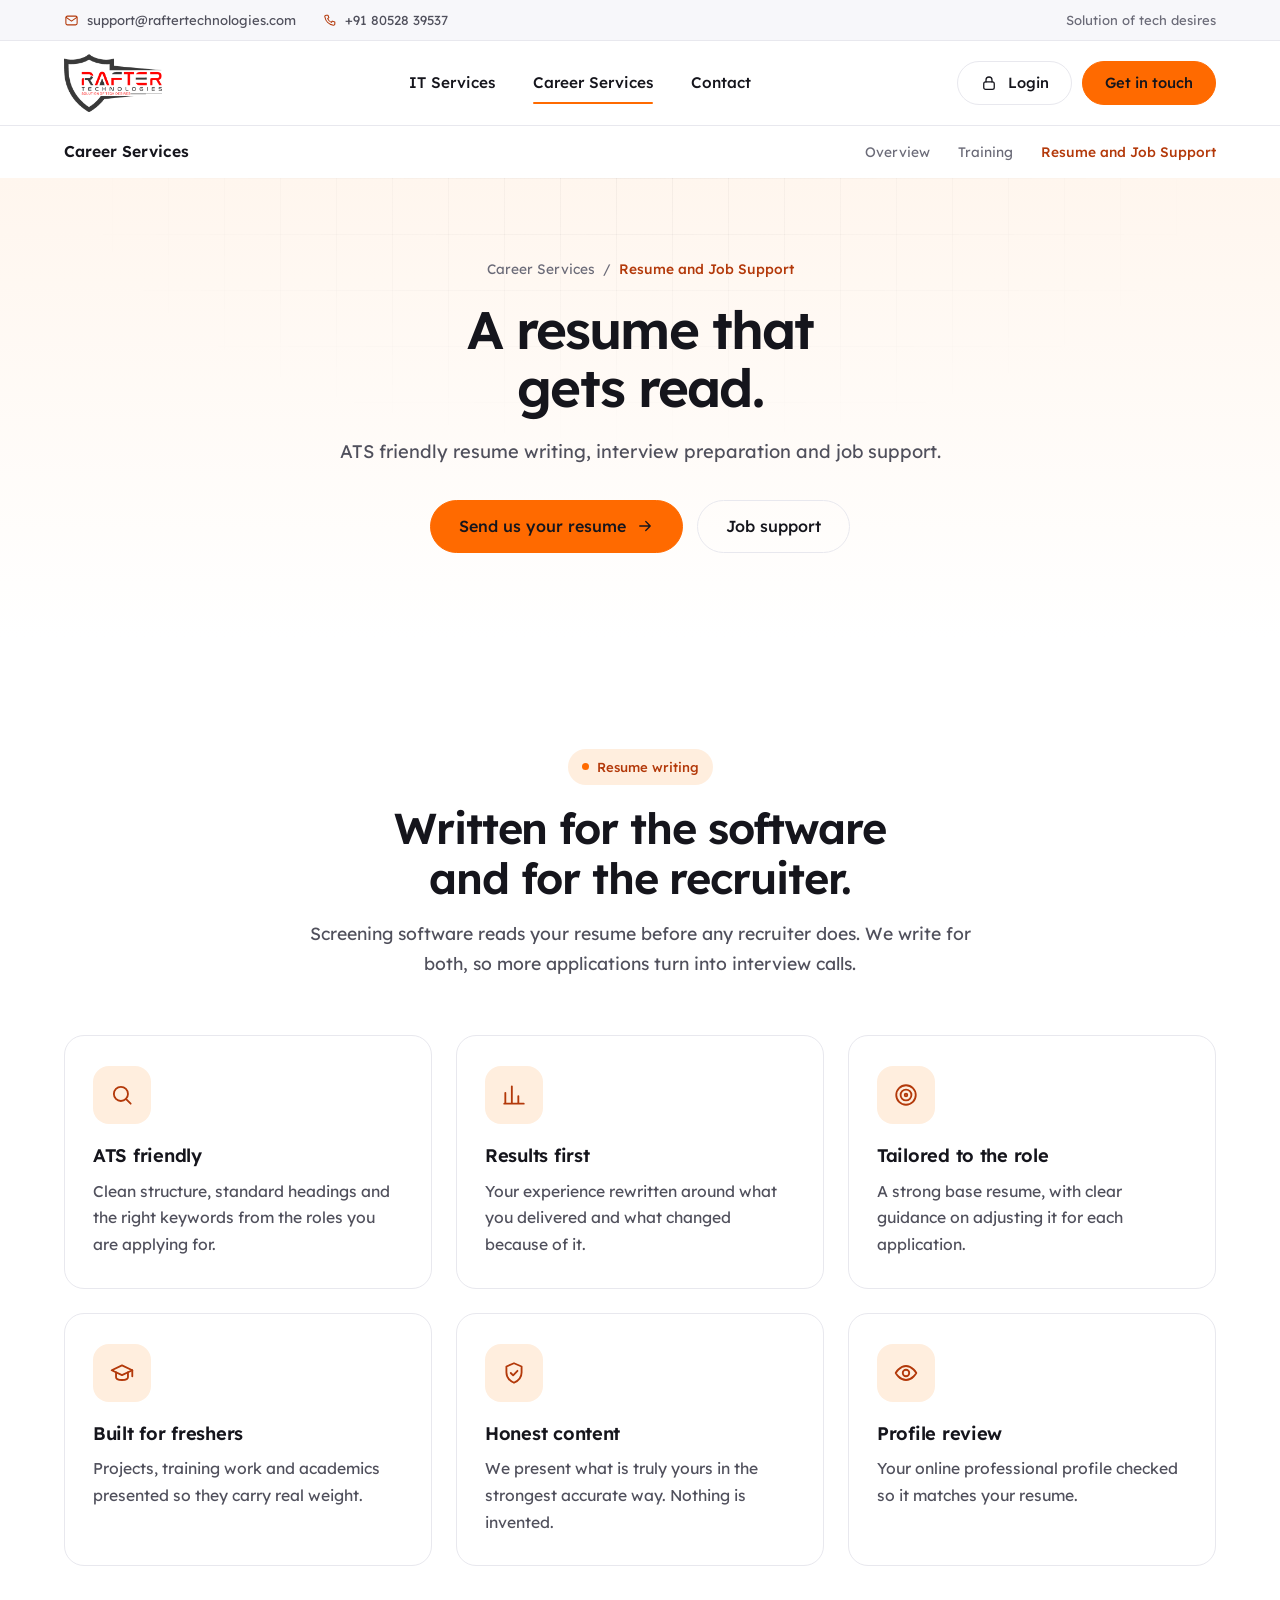
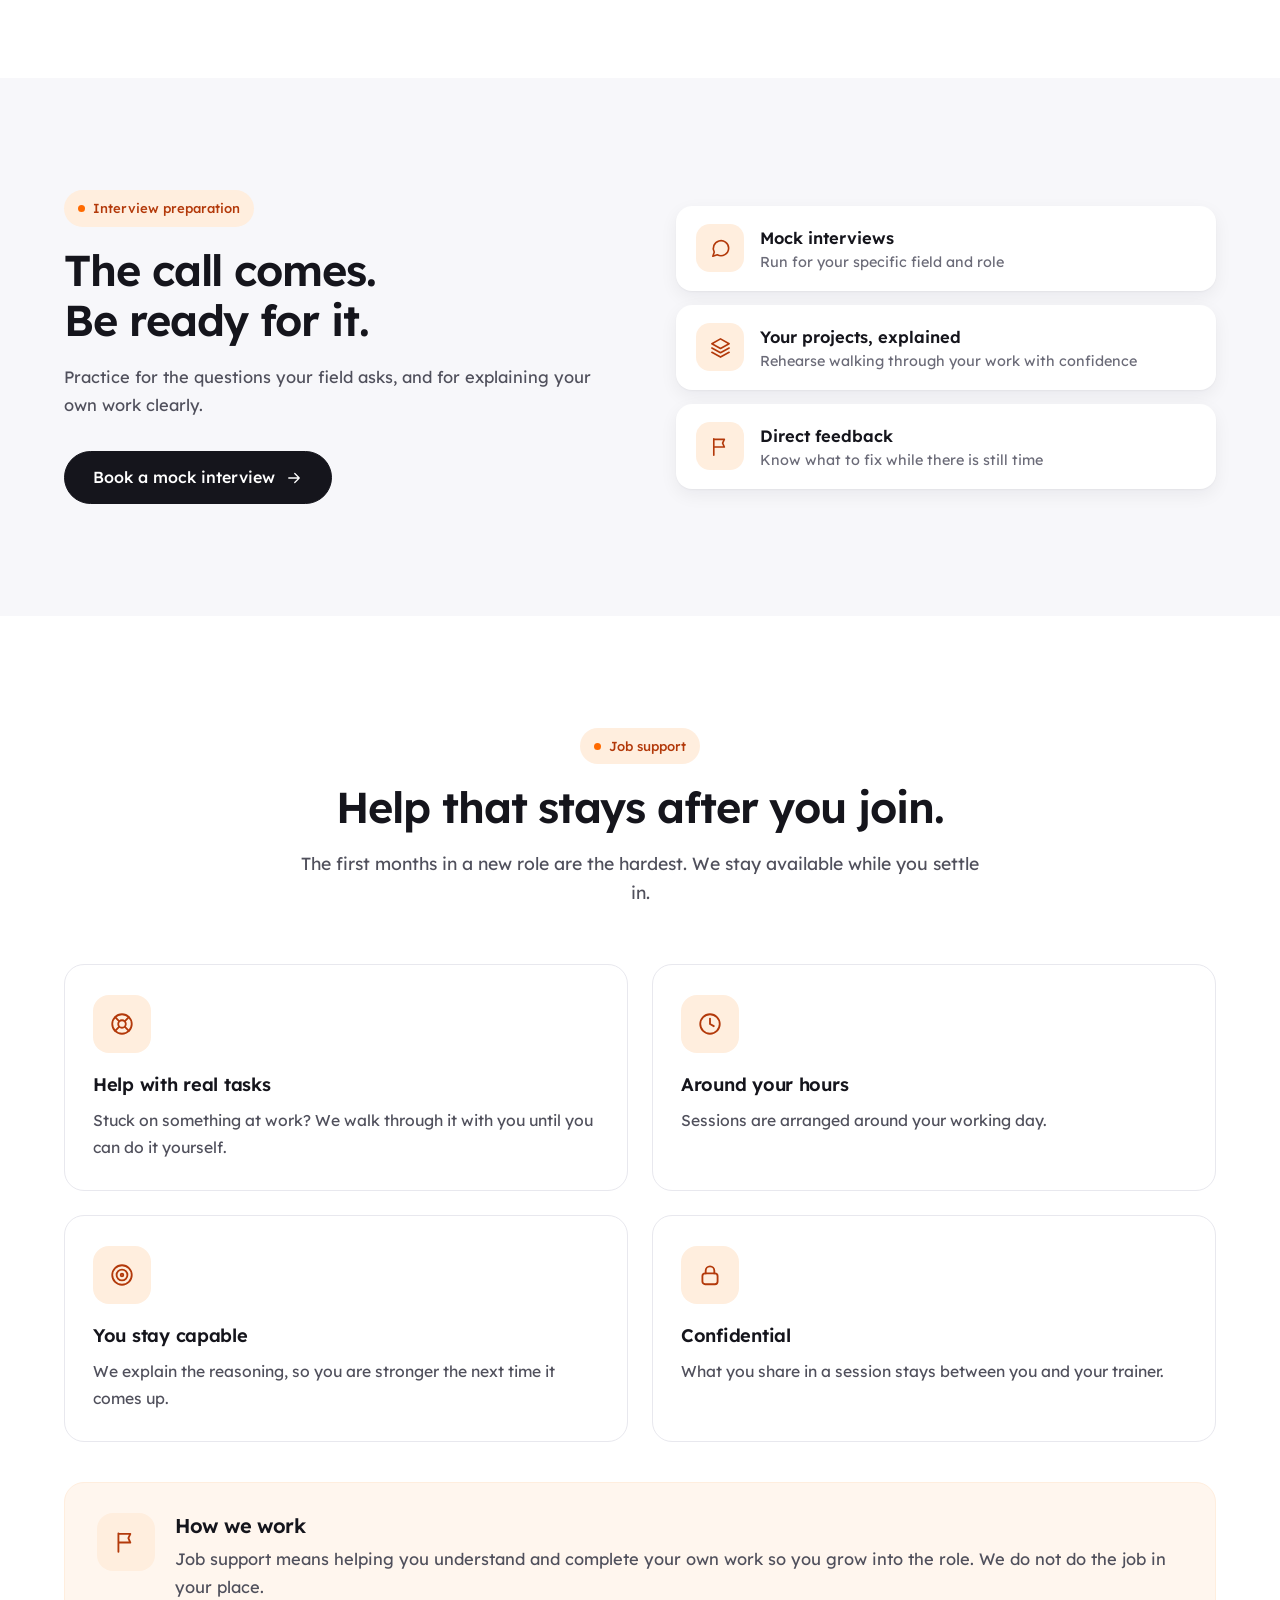
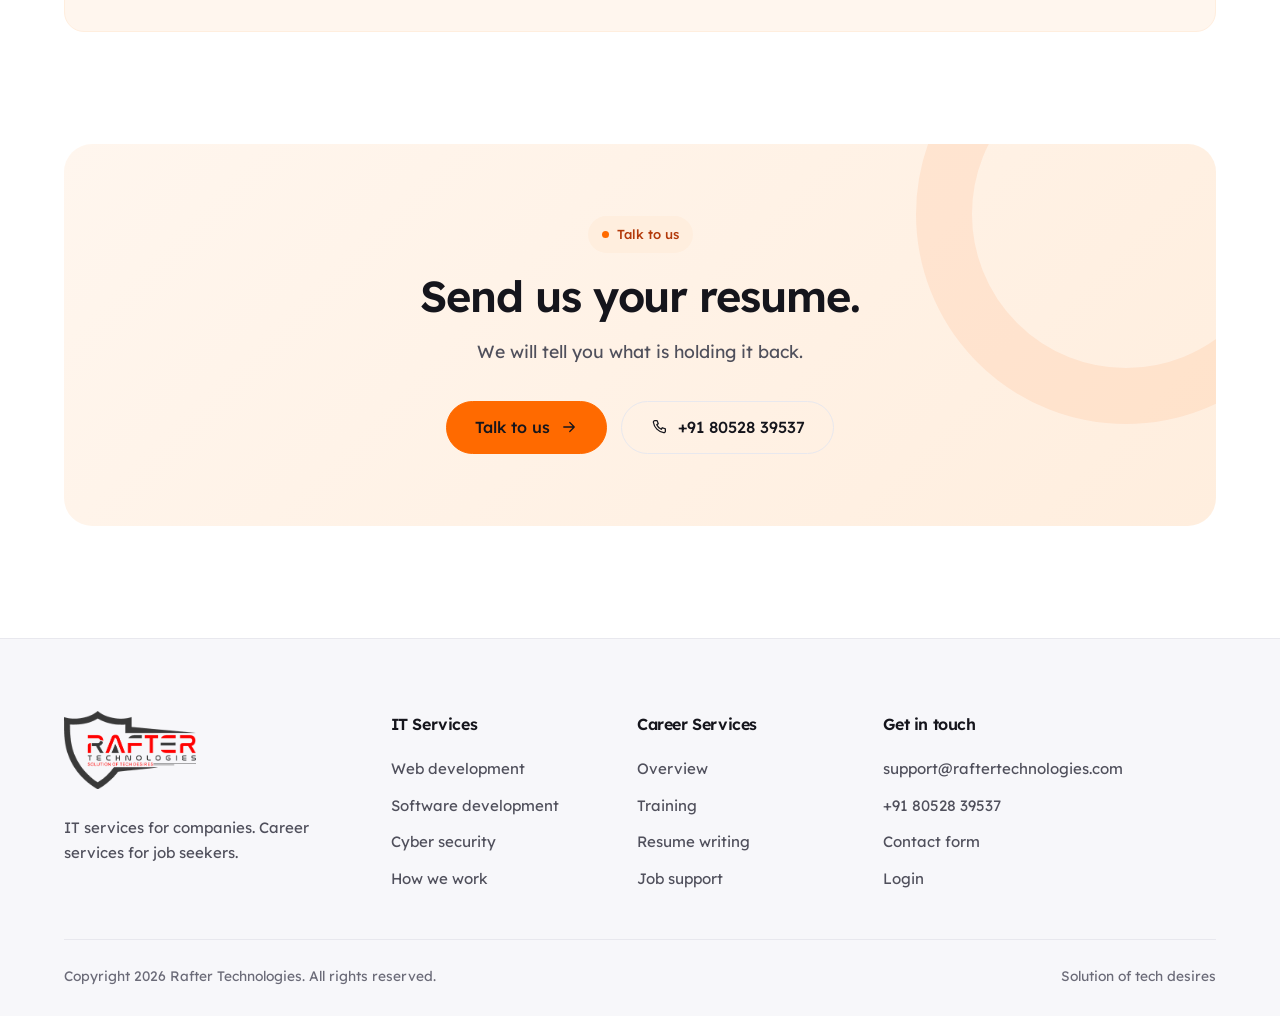
<file: website/resume.html>
<!DOCTYPE html>
<html lang="en">
<head>
<meta charset="utf-8">
<meta name="viewport" content="width=device-width, initial-scale=1">
<title>Resume Writing and Job Support | Rafter Technologies</title>
<meta name="description" content="ATS friendly resume writing, interview preparation and job support from Rafter Technologies, for job seekers across IT and non IT roles.">
<link rel="icon" type="image/png" href="assets/img/favicon.png">
<link rel="preload" href="assets/fonts/lexend.woff2" as="font" type="font/woff2" crossorigin>
<link rel="stylesheet" href="assets/css/styles.css">
</head>
<body>

<a class="skiplink" href="#main">Skip to main content</a>

<div class="topbar">
  <div class="wrap">
    <div class="links">
      <a href="mailto:support@raftertechnologies.com"><svg class="" viewBox="0 0 24 24" fill="none" stroke="currentColor" stroke-width="1.700" stroke-linecap="round" stroke-linejoin="round" aria-hidden="true"><rect x="3" y="5" width="18" height="14" rx="2.500"/><path d="m3.500 7 8.500 6 8.500-6"/></svg>support@raftertechnologies.com</a>
      <a href="tel:+918052839537"><svg class="" viewBox="0 0 24 24" fill="none" stroke="currentColor" stroke-width="1.700" stroke-linecap="round" stroke-linejoin="round" aria-hidden="true"><path d="M6.500 3.500h3l1.500 4-2 1.500a12 12 0 0 0 6 6l1.500-2 4 1.500v3a2 2 0 0 1-2.200 2A16.500 16.500 0 0 1 4.500 5.700a2 2 0 0 1 2-2.200z"/></svg>+91 80528 39537</a>
    </div>
    <span>Solution of tech desires</span>
  </div>
</div>

<header class="masthead">
  <div class="wrap bar">
    <a class="brand" href="index.html"><img src="assets/img/logo.png" alt="Rafter Technologies" width="339" height="200"></a>
    <button class="navtoggle" type="button" aria-expanded="false" aria-controls="sitenav">
      <span class="visually_hidden">Open menu</span>
      <svg width="22" height="22" viewBox="0 0 24 24" fill="none" aria-hidden="true"><path d="M4 7h16M4 12h16M4 17h16" stroke="currentColor" stroke-width="1.800" stroke-linecap="round"/></svg>
    </button>
    <nav class="nav" id="sitenav" aria-label="Main">
      <div class="links">
        <a href="index.html">IT Services</a>
        <a href="career.html" aria-current="page">Career Services</a>
        <a href="contact.html">Contact</a>
      </div>
      <div class="btns">
        <a class="btn ghost small" href="login.html"><svg class="" viewBox="0 0 24 24" fill="none" stroke="currentColor" stroke-width="1.700" stroke-linecap="round" stroke-linejoin="round" aria-hidden="true"><rect x="5" y="10.500" width="14" height="10" rx="2.500"/><path d="M8 10.500V8a4 4 0 0 1 8 0v2.500"/></svg>Login</a>
        <a class="btn small" href="contact.html">Get in touch</a>
      </div>
    </nav>
  </div>
  <div class="localnav">
    <div class="wrap">
      <span class="title">Career Services</span>
      <nav class="links" aria-label="Career Services">
        <a href="career.html">Overview</a>
        <a href="training.html">Training</a>
        <a href="resume.html" aria-current="page">Resume and Job Support</a>
      </nav>
    </div>
  </div>
</header>

<main id="main">

  <section class="pagehero">
    <div class="wrap">
      <nav class="crumbs enter" aria-label="Breadcrumb"><a href="career.html">Career Services</a> <span aria-hidden="true">/</span> <span aria-current="page">Resume and Job Support</span></nav>
      <h1><span class="ln"><span>A resume that</span></span><span class="ln"><span>gets read.</span></span></h1>
      <p class="sub enter">ATS friendly resume writing, interview preparation and job support.</p>
      <div class="actions enter d2"><a class="btn" href="contact.html">Send us your resume<svg class="" viewBox="0 0 24 24" fill="none" stroke="currentColor" stroke-width="1.700" stroke-linecap="round" stroke-linejoin="round" aria-hidden="true"><path d="M5 12h14M13 6l6 6-6 6"/></svg></a><a class="btn ghost" href="#support">Job support</a></div>
    </div>
  </section>

  <section class="section">
    <div class="wrap">
      <div class="head center reveal">
        <span class="chip">Resume writing</span>
        <h2>Written for the software and for the recruiter.</h2>
        <p>Screening software reads your resume before any recruiter does. We write for both, so more applications turn into interview calls.</p>
      </div>
      <div class="cards stagger">
        <article class="card flat">
          <span class="iconbox"><svg class="icon" viewBox="0 0 24 24" fill="none" stroke="currentColor" stroke-width="1.700" stroke-linecap="round" stroke-linejoin="round" aria-hidden="true"><circle cx="11" cy="11" r="6.500"/><path d="m20 20-4.200-4.200"/></svg></span>
          <h3>ATS friendly</h3>
          <p>Clean structure, standard headings and the right keywords from the roles you are applying for.</p>
        </article>
        <article class="card flat">
          <span class="iconbox"><svg class="icon" viewBox="0 0 24 24" fill="none" stroke="currentColor" stroke-width="1.700" stroke-linecap="round" stroke-linejoin="round" aria-hidden="true"><path d="M4 20V10M10 20V4M16 20v-7M21 20H3"/></svg></span>
          <h3>Results first</h3>
          <p>Your experience rewritten around what you delivered and what changed because of it.</p>
        </article>
        <article class="card flat">
          <span class="iconbox"><svg class="icon" viewBox="0 0 24 24" fill="none" stroke="currentColor" stroke-width="1.700" stroke-linecap="round" stroke-linejoin="round" aria-hidden="true"><circle cx="12" cy="12" r="9"/><circle cx="12" cy="12" r="5"/><circle cx="12" cy="12" r="1.200"/></svg></span>
          <h3>Tailored to the role</h3>
          <p>A strong base resume, with clear guidance on adjusting it for each application.</p>
        </article>
        <article class="card flat">
          <span class="iconbox"><svg class="icon" viewBox="0 0 24 24" fill="none" stroke="currentColor" stroke-width="1.700" stroke-linecap="round" stroke-linejoin="round" aria-hidden="true"><path d="m2.500 9.500 9.500-4.500 9.500 4.500-9.500 4.500z"/><path d="M6.500 11.500V16c0 1.400 2.500 2.500 5.500 2.500s5.500-1.100 5.500-2.500v-4.500M21.500 9.500V15"/></svg></span>
          <h3>Built for freshers</h3>
          <p>Projects, training work and academics presented so they carry real weight.</p>
        </article>
        <article class="card flat">
          <span class="iconbox"><svg class="icon" viewBox="0 0 24 24" fill="none" stroke="currentColor" stroke-width="1.700" stroke-linecap="round" stroke-linejoin="round" aria-hidden="true"><path d="M12 3 5 6v5.5c0 4.3 2.9 7.6 7 9.5 4.1-1.9 7-5.2 7-9.5V6z"/><path d="m9 12 2.2 2.2L15.2 10"/></svg></span>
          <h3>Honest content</h3>
          <p>We present what is truly yours in the strongest accurate way. Nothing is invented.</p>
        </article>
        <article class="card flat">
          <span class="iconbox"><svg class="icon" viewBox="0 0 24 24" fill="none" stroke="currentColor" stroke-width="1.700" stroke-linecap="round" stroke-linejoin="round" aria-hidden="true"><path d="M2.500 12S6 5.500 12 5.500 21.500 12 21.500 12 18 18.500 12 18.500 2.500 12 2.500 12z"/><circle cx="12" cy="12" r="3"/></svg></span>
          <h3>Profile review</h3>
          <p>Your online professional profile checked so it matches your resume.</p>
        </article>
      </div>
    </div>
  </section>

  <section class="section soft" id="interview">
    <div class="wrap">
      <div class="split">
        <div class="body reveal from_left">
          <span class="chip">Interview preparation</span>
          <h2 style="margin-top:18px">The call comes. Be ready for it.</h2>
          <p style="margin-top:18px">Practice for the questions your field asks, and for explaining your own work clearly.</p>
          <div class="actions"><a class="btn dark" href="contact.html">Book a mock interview<svg class="" viewBox="0 0 24 24" fill="none" stroke="currentColor" stroke-width="1.700" stroke-linecap="round" stroke-linejoin="round" aria-hidden="true"><path d="M5 12h14M13 6l6 6-6 6"/></svg></a></div>
        </div>
        <div class="minicards stagger">
          <div class="minicard"><span class="iconbox"><svg class="icon" viewBox="0 0 24 24" fill="none" stroke="currentColor" stroke-width="1.700" stroke-linecap="round" stroke-linejoin="round" aria-hidden="true"><path d="M20.500 11.500a8 8 0 0 1-11.900 7L4 20l1.500-4.300A8 8 0 1 1 20.500 11.500z"/></svg></span><span><strong>Mock interviews</strong><span class="t">Run for your specific field and role</span></span></div>
          <div class="minicard"><span class="iconbox"><svg class="icon" viewBox="0 0 24 24" fill="none" stroke="currentColor" stroke-width="1.700" stroke-linecap="round" stroke-linejoin="round" aria-hidden="true"><path d="m12 3 9 5-9 5-9-5z"/><path d="m3 12.500 9 5 9-5M3 17l9 5 9-5"/></svg></span><span><strong>Your projects, explained</strong><span class="t">Rehearse walking through your work with confidence</span></span></div>
          <div class="minicard"><span class="iconbox"><svg class="icon" viewBox="0 0 24 24" fill="none" stroke="currentColor" stroke-width="1.700" stroke-linecap="round" stroke-linejoin="round" aria-hidden="true"><path d="M5 21V4M5 4.500h11l-1.800 4 1.800 4H5"/></svg></span><span><strong>Direct feedback</strong><span class="t">Know what to fix while there is still time</span></span></div>
        </div>
      </div>
    </div>
  </section>

  <section class="section" id="support">
    <div class="wrap">
      <div class="head center reveal">
        <span class="chip">Job support</span>
        <h2>Help that stays after you join.</h2>
        <p>The first months in a new role are the hardest. We stay available while you settle in.</p>
      </div>
      <div class="cards two stagger">
        <article class="card flat">
          <span class="iconbox"><svg class="icon" viewBox="0 0 24 24" fill="none" stroke="currentColor" stroke-width="1.700" stroke-linecap="round" stroke-linejoin="round" aria-hidden="true"><circle cx="12" cy="12" r="9"/><circle cx="12" cy="12" r="3.500"/><path d="m5.700 5.700 3.800 3.800M14.500 14.500l3.800 3.800M18.300 5.700l-3.800 3.800M9.500 14.500l-3.800 3.800"/></svg></span>
          <h3>Help with real tasks</h3>
          <p>Stuck on something at work? We walk through it with you until you can do it yourself.</p>
        </article>
        <article class="card flat">
          <span class="iconbox"><svg class="icon" viewBox="0 0 24 24" fill="none" stroke="currentColor" stroke-width="1.700" stroke-linecap="round" stroke-linejoin="round" aria-hidden="true"><circle cx="12" cy="12" r="9"/><path d="M12 7v5l3.500 2"/></svg></span>
          <h3>Around your hours</h3>
          <p>Sessions are arranged around your working day.</p>
        </article>
        <article class="card flat">
          <span class="iconbox"><svg class="icon" viewBox="0 0 24 24" fill="none" stroke="currentColor" stroke-width="1.700" stroke-linecap="round" stroke-linejoin="round" aria-hidden="true"><circle cx="12" cy="12" r="9"/><circle cx="12" cy="12" r="5"/><circle cx="12" cy="12" r="1.200"/></svg></span>
          <h3>You stay capable</h3>
          <p>We explain the reasoning, so you are stronger the next time it comes up.</p>
        </article>
        <article class="card flat">
          <span class="iconbox"><svg class="icon" viewBox="0 0 24 24" fill="none" stroke="currentColor" stroke-width="1.700" stroke-linecap="round" stroke-linejoin="round" aria-hidden="true"><rect x="5" y="10.500" width="14" height="10" rx="2.500"/><path d="M8 10.500V8a4 4 0 0 1 8 0v2.500"/></svg></span>
          <h3>Confidential</h3>
          <p>What you share in a session stays between you and your trainer.</p>
        </article>
      </div>
      <div class="note reveal">
        <span class="iconbox"><svg class="icon" viewBox="0 0 24 24" fill="none" stroke="currentColor" stroke-width="1.700" stroke-linecap="round" stroke-linejoin="round" aria-hidden="true"><path d="M5 21V4M5 4.500h11l-1.800 4 1.800 4H5"/></svg></span>
        <div>
          <h3>How we work</h3>
          <p>Job support means helping you understand and complete your own work so you grow into the role. We do not do the job in your place.</p>
        </div>
      </div>
    </div>
  </section>

  <section class="section flush">
    <div class="wrap">
      <div class="panel center reveal">
        <span class="chip">Talk to us</span>
        <h2>Send us your resume.</h2>
        <p>We will tell you what is holding it back.</p>
        <div class="actions">
          <a class="btn" href="contact.html">Talk to us<svg class="" viewBox="0 0 24 24" fill="none" stroke="currentColor" stroke-width="1.700" stroke-linecap="round" stroke-linejoin="round" aria-hidden="true"><path d="M5 12h14M13 6l6 6-6 6"/></svg></a>
          <a class="btn ghost" href="tel:+918052839537"><svg class="" viewBox="0 0 24 24" fill="none" stroke="currentColor" stroke-width="1.700" stroke-linecap="round" stroke-linejoin="round" aria-hidden="true"><path d="M6.500 3.500h3l1.500 4-2 1.500a12 12 0 0 0 6 6l1.500-2 4 1.500v3a2 2 0 0 1-2.200 2A16.500 16.500 0 0 1 4.500 5.700a2 2 0 0 1 2-2.200z"/></svg>+91 80528 39537</a>
        </div>
      </div>
    </div>
  </section>

</main>

<footer class="foot">
  <div class="wrap">
    <div class="cols">
      <div class="about">
        <a class="brand" href="index.html"><img src="assets/img/logo.png" alt="Rafter Technologies" width="339" height="200"></a>
        <p>IT services for companies. Career services for job seekers.</p>
      </div>
      <div>
        <h4>IT Services</h4>
        <ul>
          <li><a href="index.html#services">Web development</a></li>
          <li><a href="index.html#services">Software development</a></li>
          <li><a href="index.html#services">Cyber security</a></li>
          <li><a href="index.html#process">How we work</a></li>
        </ul>
      </div>
      <div>
        <h4>Career Services</h4>
        <ul>
          <li><a href="career.html">Overview</a></li>
          <li><a href="training.html">Training</a></li>
          <li><a href="resume.html">Resume writing</a></li>
          <li><a href="resume.html#support">Job support</a></li>
        </ul>
      </div>
      <div>
        <h4>Get in touch</h4>
        <ul>
          <li><a href="mailto:support@raftertechnologies.com">support@raftertechnologies.com</a></li>
          <li><a href="tel:+918052839537">+91 80528 39537</a></li>
          <li><a href="contact.html">Contact form</a></li>
          <li><a href="login.html">Login</a></li>
        </ul>
      </div>
    </div>
    <div class="base">
      <span>Copyright 2026 Rafter Technologies. All rights reserved.</span>
      <span>Solution of tech desires</span>
    </div>
  </div>
</footer>

<script src="assets/js/main.js" defer></script>
</body>
</html>
</file>
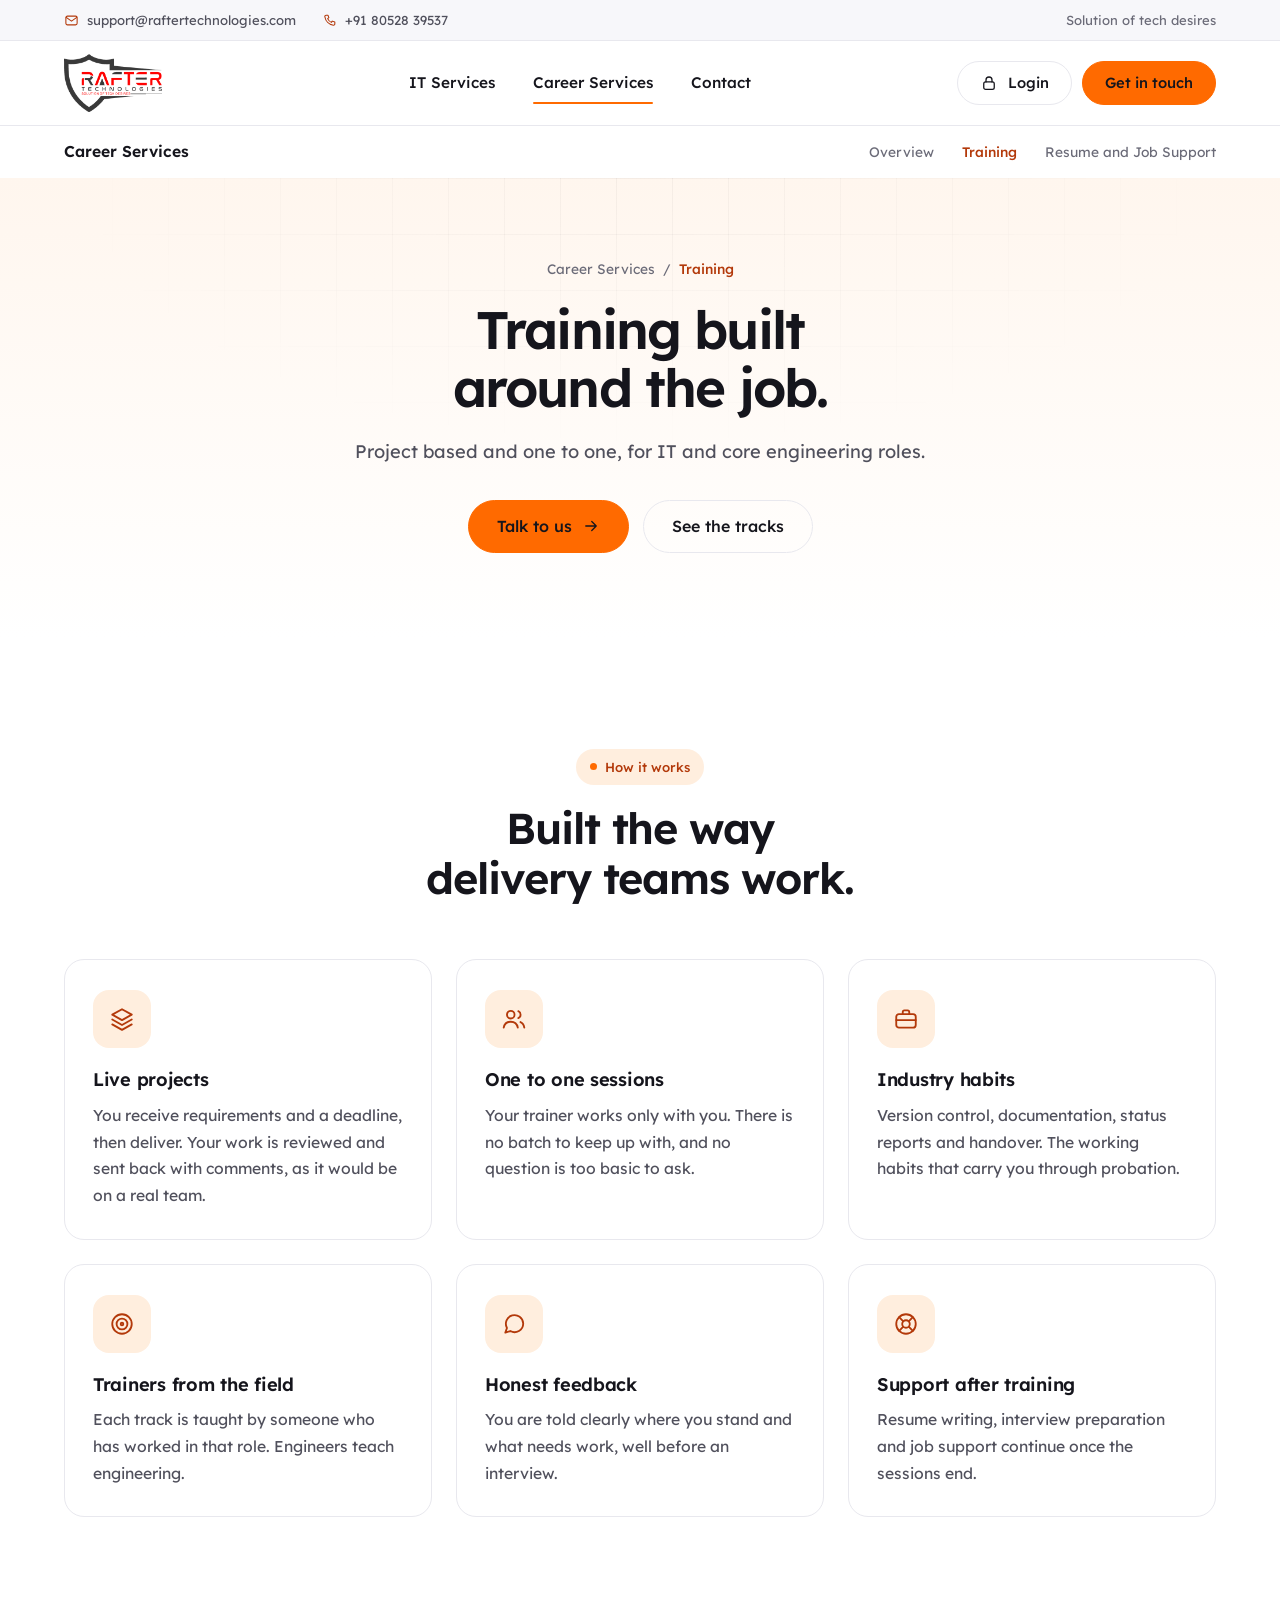
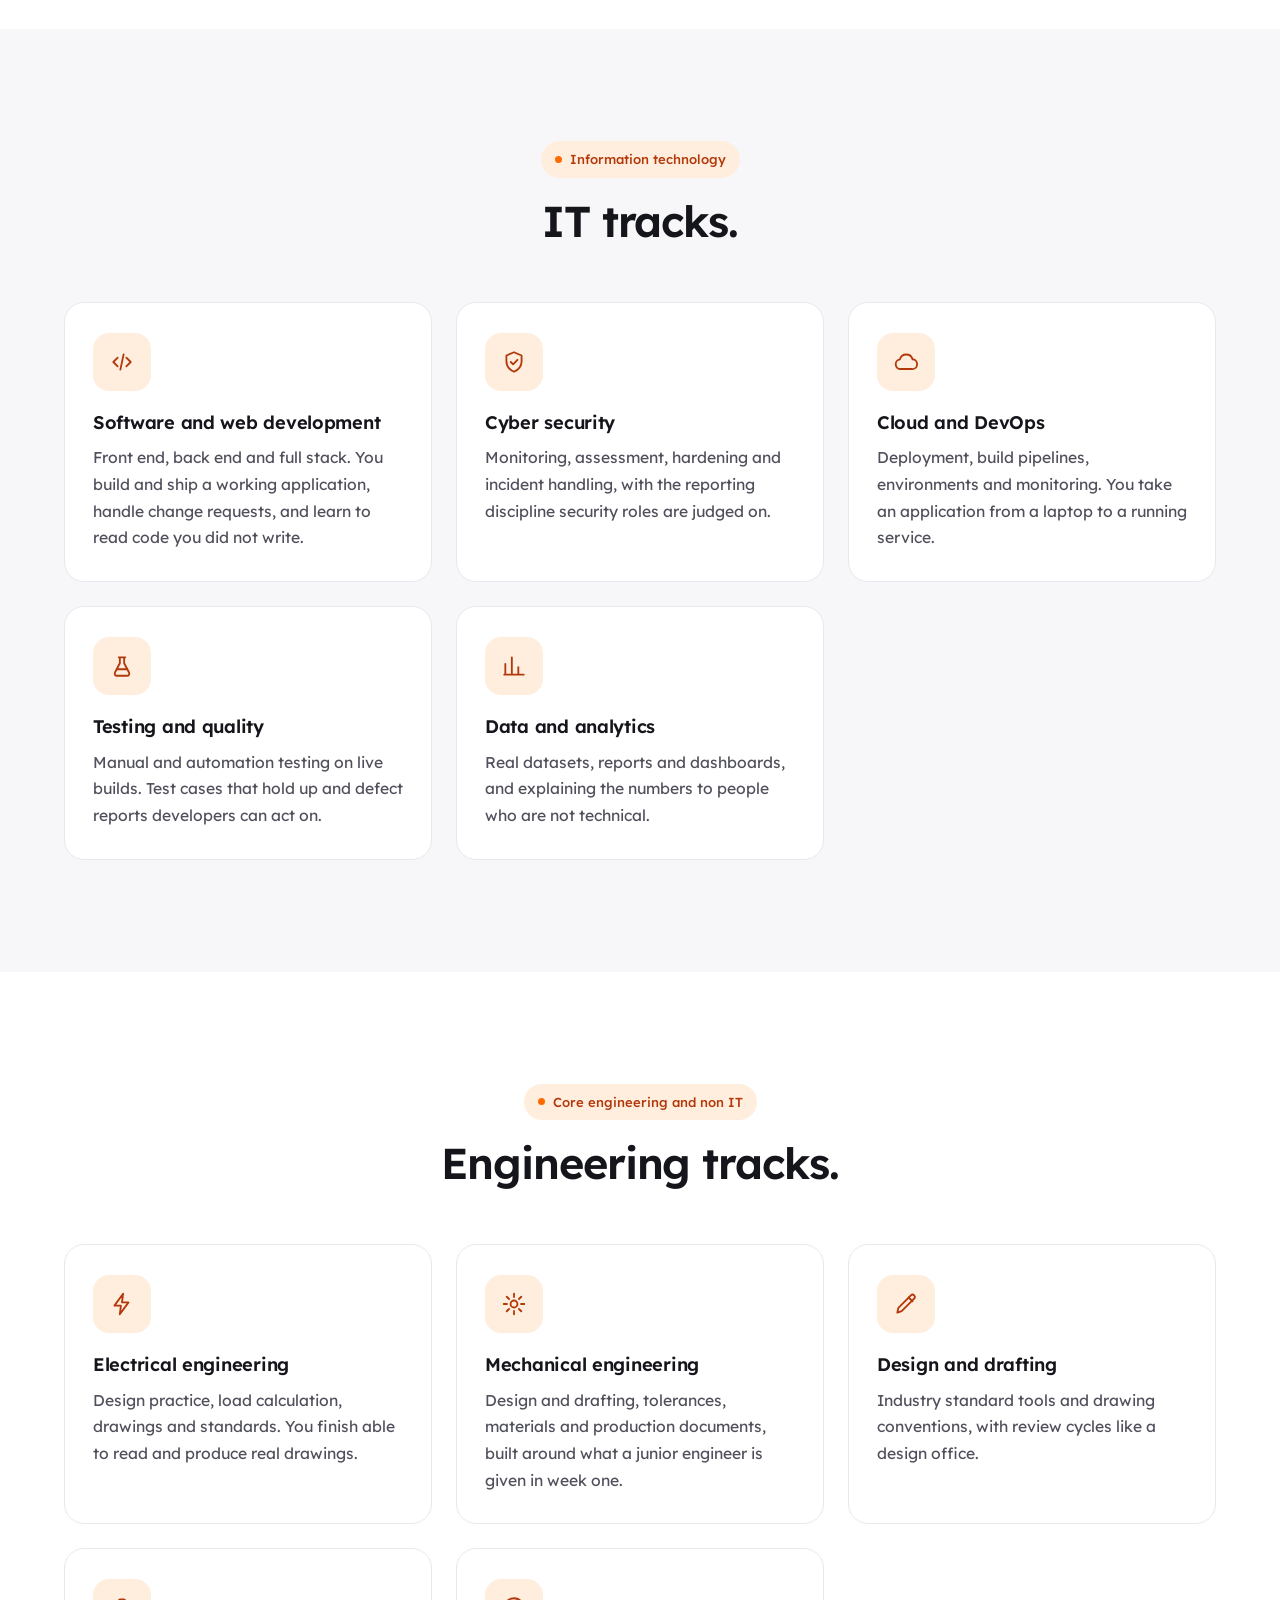
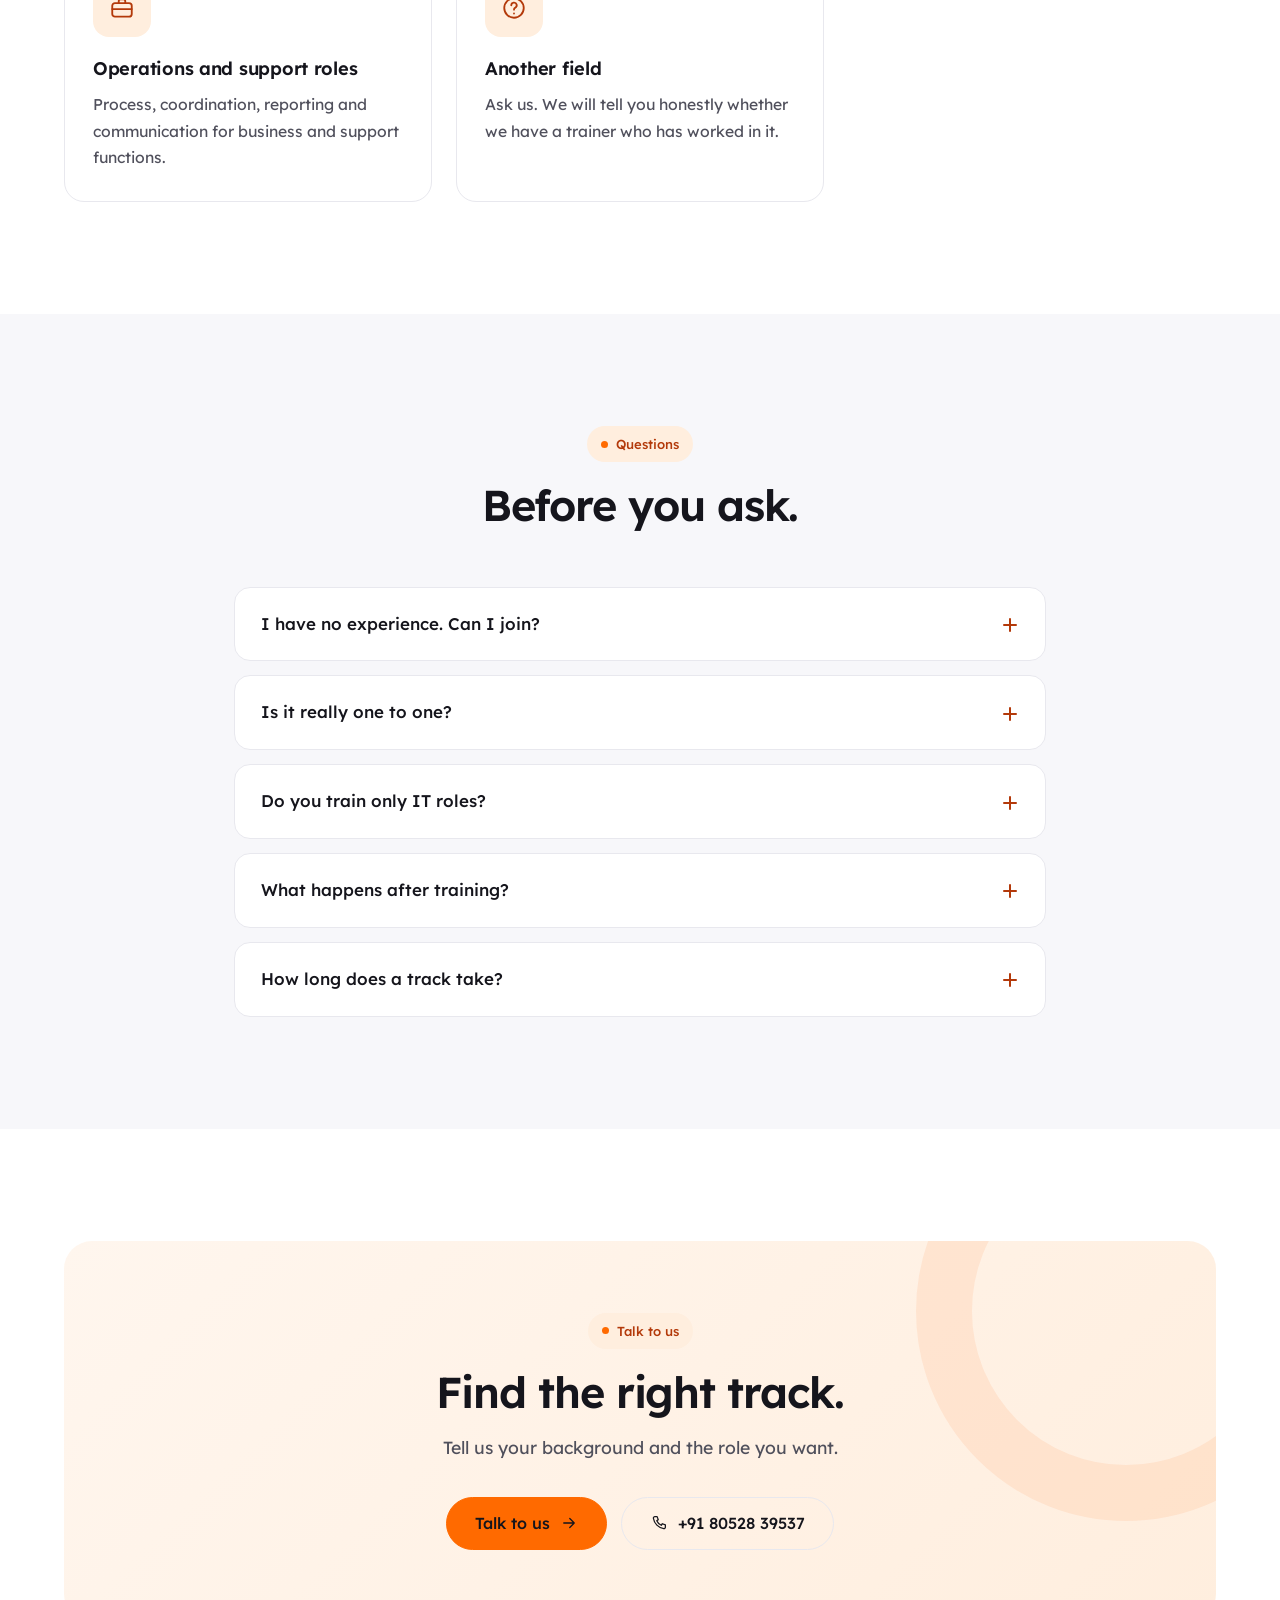
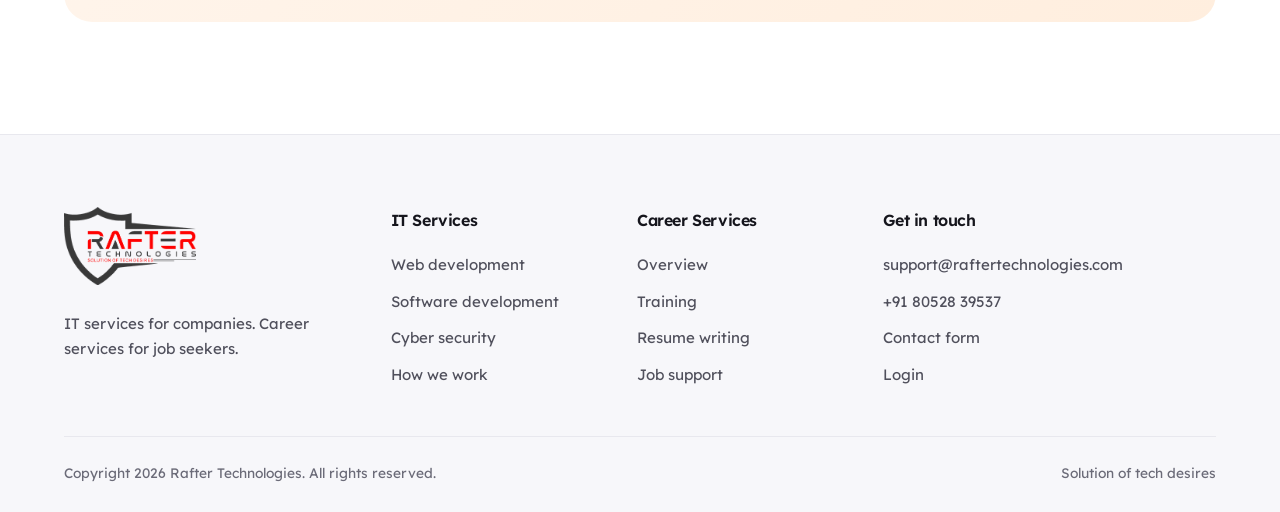
<file: website/training.html>
<!DOCTYPE html>
<html lang="en">
<head>
<meta charset="utf-8">
<meta name="viewport" content="width=device-width, initial-scale=1">
<title>Training | Rafter Technologies</title>
<meta name="description" content="Project based, one to one training from Rafter Technologies across software, cyber security, cloud, testing, data, electrical and mechanical engineering.">
<link rel="icon" type="image/png" href="assets/img/favicon.png">
<link rel="preload" href="assets/fonts/lexend.woff2" as="font" type="font/woff2" crossorigin>
<link rel="stylesheet" href="assets/css/styles.css">
</head>
<body>

<a class="skiplink" href="#main">Skip to main content</a>

<div class="topbar">
  <div class="wrap">
    <div class="links">
      <a href="mailto:support@raftertechnologies.com"><svg class="" viewBox="0 0 24 24" fill="none" stroke="currentColor" stroke-width="1.700" stroke-linecap="round" stroke-linejoin="round" aria-hidden="true"><rect x="3" y="5" width="18" height="14" rx="2.500"/><path d="m3.500 7 8.500 6 8.500-6"/></svg>support@raftertechnologies.com</a>
      <a href="tel:+918052839537"><svg class="" viewBox="0 0 24 24" fill="none" stroke="currentColor" stroke-width="1.700" stroke-linecap="round" stroke-linejoin="round" aria-hidden="true"><path d="M6.500 3.500h3l1.500 4-2 1.500a12 12 0 0 0 6 6l1.500-2 4 1.500v3a2 2 0 0 1-2.200 2A16.500 16.500 0 0 1 4.500 5.700a2 2 0 0 1 2-2.200z"/></svg>+91 80528 39537</a>
    </div>
    <span>Solution of tech desires</span>
  </div>
</div>

<header class="masthead">
  <div class="wrap bar">
    <a class="brand" href="index.html"><img src="assets/img/logo.png" alt="Rafter Technologies" width="339" height="200"></a>
    <button class="navtoggle" type="button" aria-expanded="false" aria-controls="sitenav">
      <span class="visually_hidden">Open menu</span>
      <svg width="22" height="22" viewBox="0 0 24 24" fill="none" aria-hidden="true"><path d="M4 7h16M4 12h16M4 17h16" stroke="currentColor" stroke-width="1.800" stroke-linecap="round"/></svg>
    </button>
    <nav class="nav" id="sitenav" aria-label="Main">
      <div class="links">
        <a href="index.html">IT Services</a>
        <a href="career.html" aria-current="page">Career Services</a>
        <a href="contact.html">Contact</a>
      </div>
      <div class="btns">
        <a class="btn ghost small" href="login.html"><svg class="" viewBox="0 0 24 24" fill="none" stroke="currentColor" stroke-width="1.700" stroke-linecap="round" stroke-linejoin="round" aria-hidden="true"><rect x="5" y="10.500" width="14" height="10" rx="2.500"/><path d="M8 10.500V8a4 4 0 0 1 8 0v2.500"/></svg>Login</a>
        <a class="btn small" href="contact.html">Get in touch</a>
      </div>
    </nav>
  </div>
  <div class="localnav">
    <div class="wrap">
      <span class="title">Career Services</span>
      <nav class="links" aria-label="Career Services">
        <a href="career.html">Overview</a>
        <a href="training.html" aria-current="page">Training</a>
        <a href="resume.html">Resume and Job Support</a>
      </nav>
    </div>
  </div>
</header>

<main id="main">

  <section class="pagehero">
    <div class="wrap">
      <nav class="crumbs enter" aria-label="Breadcrumb"><a href="career.html">Career Services</a> <span aria-hidden="true">/</span> <span aria-current="page">Training</span></nav>
      <h1><span class="ln"><span>Training built</span></span><span class="ln"><span>around the job.</span></span></h1>
      <p class="sub enter">Project based and one to one, for IT and core engineering roles.</p>
      <div class="actions enter d2"><a class="btn" href="contact.html">Talk to us<svg class="" viewBox="0 0 24 24" fill="none" stroke="currentColor" stroke-width="1.700" stroke-linecap="round" stroke-linejoin="round" aria-hidden="true"><path d="M5 12h14M13 6l6 6-6 6"/></svg></a><a class="btn ghost" href="#it">See the tracks</a></div>
    </div>
  </section>

  <section class="section" id="method">
    <div class="wrap">
      <div class="head center reveal">
        <span class="chip">How it works</span>
        <h2>Built the way delivery teams work.</h2>
      </div>
      <div class="cards stagger">
        <article class="card flat">
          <span class="iconbox"><svg class="icon" viewBox="0 0 24 24" fill="none" stroke="currentColor" stroke-width="1.700" stroke-linecap="round" stroke-linejoin="round" aria-hidden="true"><path d="m12 3 9 5-9 5-9-5z"/><path d="m3 12.500 9 5 9-5M3 17l9 5 9-5"/></svg></span>
          <h3>Live projects</h3>
          <p>You receive requirements and a deadline, then deliver. Your work is reviewed and sent back with comments, as it would be on a real team.</p>
        </article>
        <article class="card flat">
          <span class="iconbox"><svg class="icon" viewBox="0 0 24 24" fill="none" stroke="currentColor" stroke-width="1.700" stroke-linecap="round" stroke-linejoin="round" aria-hidden="true"><circle cx="9" cy="8" r="3.5"/><path d="M2.5 20c.6-3.4 3.2-5.5 6.5-5.5s5.900 2.1 6.5 5.500M16 4.800a3.500 3.500 0 0 1 0 6.400M18 14.800c1.900.7 3.100 2.500 3.500 5.200"/></svg></span>
          <h3>One to one sessions</h3>
          <p>Your trainer works only with you. There is no batch to keep up with, and no question is too basic to ask.</p>
        </article>
        <article class="card flat">
          <span class="iconbox"><svg class="icon" viewBox="0 0 24 24" fill="none" stroke="currentColor" stroke-width="1.700" stroke-linecap="round" stroke-linejoin="round" aria-hidden="true"><rect x="3" y="7.500" width="18" height="12.500" rx="2.500"/><path d="M9 7.500V5.500a1.500 1.500 0 0 1 1.500-1.500h3A1.500 1.500 0 0 1 15 5.500v2M3 13h18"/></svg></span>
          <h3>Industry habits</h3>
          <p>Version control, documentation, status reports and handover. The working habits that carry you through probation.</p>
        </article>
        <article class="card flat">
          <span class="iconbox"><svg class="icon" viewBox="0 0 24 24" fill="none" stroke="currentColor" stroke-width="1.700" stroke-linecap="round" stroke-linejoin="round" aria-hidden="true"><circle cx="12" cy="12" r="9"/><circle cx="12" cy="12" r="5"/><circle cx="12" cy="12" r="1.200"/></svg></span>
          <h3>Trainers from the field</h3>
          <p>Each track is taught by someone who has worked in that role. Engineers teach engineering.</p>
        </article>
        <article class="card flat">
          <span class="iconbox"><svg class="icon" viewBox="0 0 24 24" fill="none" stroke="currentColor" stroke-width="1.700" stroke-linecap="round" stroke-linejoin="round" aria-hidden="true"><path d="M20.500 11.500a8 8 0 0 1-11.900 7L4 20l1.500-4.300A8 8 0 1 1 20.500 11.500z"/></svg></span>
          <h3>Honest feedback</h3>
          <p>You are told clearly where you stand and what needs work, well before an interview.</p>
        </article>
        <article class="card flat">
          <span class="iconbox"><svg class="icon" viewBox="0 0 24 24" fill="none" stroke="currentColor" stroke-width="1.700" stroke-linecap="round" stroke-linejoin="round" aria-hidden="true"><circle cx="12" cy="12" r="9"/><circle cx="12" cy="12" r="3.500"/><path d="m5.700 5.700 3.800 3.800M14.500 14.500l3.800 3.800M18.300 5.700l-3.800 3.800M9.500 14.500l-3.800 3.800"/></svg></span>
          <h3>Support after training</h3>
          <p>Resume writing, interview preparation and job support continue once the sessions end.</p>
        </article>
      </div>
    </div>
  </section>

  <section class="section soft" id="it">
    <div class="wrap">
      <div class="head center reveal">
        <span class="chip">Information technology</span>
        <h2>IT tracks.</h2>
      </div>
      <div class="cards stagger">
        <article class="card flat">
          <span class="iconbox"><svg class="icon" viewBox="0 0 24 24" fill="none" stroke="currentColor" stroke-width="1.700" stroke-linecap="round" stroke-linejoin="round" aria-hidden="true"><path d="m8 8-4 4 4 4M16 8l4 4-4 4M13.5 5l-3 14"/></svg></span>
          <h3>Software and web development</h3>
          <p>Front end, back end and full stack. You build and ship a working application, handle change requests, and learn to read code you did not write.</p>
        </article>
        <article class="card flat">
          <span class="iconbox"><svg class="icon" viewBox="0 0 24 24" fill="none" stroke="currentColor" stroke-width="1.700" stroke-linecap="round" stroke-linejoin="round" aria-hidden="true"><path d="M12 3 5 6v5.5c0 4.3 2.9 7.6 7 9.5 4.1-1.9 7-5.2 7-9.5V6z"/><path d="m9 12 2.2 2.2L15.2 10"/></svg></span>
          <h3>Cyber security</h3>
          <p>Monitoring, assessment, hardening and incident handling, with the reporting discipline security roles are judged on.</p>
        </article>
        <article class="card flat">
          <span class="iconbox"><svg class="icon" viewBox="0 0 24 24" fill="none" stroke="currentColor" stroke-width="1.700" stroke-linecap="round" stroke-linejoin="round" aria-hidden="true"><path d="M7 18.500a4.500 4.500 0 0 1-.6-8.960A6 6 0 0 1 18 9.500a4.500 4.500 0 0 1-.5 9z"/></svg></span>
          <h3>Cloud and DevOps</h3>
          <p>Deployment, build pipelines, environments and monitoring. You take an application from a laptop to a running service.</p>
        </article>
        <article class="card flat">
          <span class="iconbox"><svg class="icon" viewBox="0 0 24 24" fill="none" stroke="currentColor" stroke-width="1.700" stroke-linecap="round" stroke-linejoin="round" aria-hidden="true"><path d="M9 4h6M10 4v5.500L5.500 18a2 2 0 0 0 1.800 3h9.400a2 2 0 0 0 1.800-3L14 9.500V4M8 15h8"/></svg></span>
          <h3>Testing and quality</h3>
          <p>Manual and automation testing on live builds. Test cases that hold up and defect reports developers can act on.</p>
        </article>
        <article class="card flat">
          <span class="iconbox"><svg class="icon" viewBox="0 0 24 24" fill="none" stroke="currentColor" stroke-width="1.700" stroke-linecap="round" stroke-linejoin="round" aria-hidden="true"><path d="M4 20V10M10 20V4M16 20v-7M21 20H3"/></svg></span>
          <h3>Data and analytics</h3>
          <p>Real datasets, reports and dashboards, and explaining the numbers to people who are not technical.</p>
        </article>
      </div>
    </div>
  </section>

  <section class="section" id="core">
    <div class="wrap">
      <div class="head center reveal">
        <span class="chip">Core engineering and non IT</span>
        <h2>Engineering tracks.</h2>
      </div>
      <div class="cards stagger">
        <article class="card flat">
          <span class="iconbox"><svg class="icon" viewBox="0 0 24 24" fill="none" stroke="currentColor" stroke-width="1.700" stroke-linecap="round" stroke-linejoin="round" aria-hidden="true"><path d="M13 2.500 5 13.500h6l-1 8 8-11h-6z"/></svg></span>
          <h3>Electrical engineering</h3>
          <p>Design practice, load calculation, drawings and standards. You finish able to read and produce real drawings.</p>
        </article>
        <article class="card flat">
          <span class="iconbox"><svg class="icon" viewBox="0 0 24 24" fill="none" stroke="currentColor" stroke-width="1.700" stroke-linecap="round" stroke-linejoin="round" aria-hidden="true"><circle cx="12" cy="12" r="3.200"/><path d="M12 2.500v3M12 18.500v3M2.500 12h3M18.500 12h3M5.300 5.300l2.100 2.100M16.600 16.600l2.100 2.100M18.700 5.300l-2.100 2.100M7.400 16.600l-2.100 2.100"/></svg></span>
          <h3>Mechanical engineering</h3>
          <p>Design and drafting, tolerances, materials and production documents, built around what a junior engineer is given in week one.</p>
        </article>
        <article class="card flat">
          <span class="iconbox"><svg class="icon" viewBox="0 0 24 24" fill="none" stroke="currentColor" stroke-width="1.700" stroke-linecap="round" stroke-linejoin="round" aria-hidden="true"><path d="m4 20 1-4.500L16.500 4a2.100 2.100 0 0 1 3 3L8 18.500z"/><path d="m14.500 6 3.500 3.500"/></svg></span>
          <h3>Design and drafting</h3>
          <p>Industry standard tools and drawing conventions, with review cycles like a design office.</p>
        </article>
        <article class="card flat">
          <span class="iconbox"><svg class="icon" viewBox="0 0 24 24" fill="none" stroke="currentColor" stroke-width="1.700" stroke-linecap="round" stroke-linejoin="round" aria-hidden="true"><rect x="3" y="7.500" width="18" height="12.500" rx="2.500"/><path d="M9 7.500V5.500a1.500 1.500 0 0 1 1.500-1.500h3A1.500 1.500 0 0 1 15 5.500v2M3 13h18"/></svg></span>
          <h3>Operations and support roles</h3>
          <p>Process, coordination, reporting and communication for business and support functions.</p>
        </article>
        <article class="card flat">
          <span class="iconbox"><svg class="icon" viewBox="0 0 24 24" fill="none" stroke="currentColor" stroke-width="1.700" stroke-linecap="round" stroke-linejoin="round" aria-hidden="true"><circle cx="12" cy="12" r="9"/><path d="M9.500 9.500a2.500 2.500 0 1 1 3.500 2.300c-.700.400-1 .900-1 1.700M12 17v.100"/></svg></span>
          <h3>Another field</h3>
          <p>Ask us. We will tell you honestly whether we have a trainer who has worked in it.</p>
        </article>
      </div>
    </div>
  </section>

  <section class="section soft">
    <div class="wrap narrow">
      <div class="head center reveal">
        <span class="chip">Questions</span>
        <h2>Before you ask.</h2>
      </div>
      <div class="faq stagger">
        <details>
          <summary>I have no experience. Can I join?</summary>
          <div class="answer">Yes. The training is designed for people with no experience. You finish with real project work to talk about and a clear idea of how the job is done.</div>
        </details>
        <details>
          <summary>Is it really one to one?</summary>
          <div class="answer">Yes. Each session is one trainer and one learner, so the pace follows you.</div>
        </details>
        <details>
          <summary>Do you train only IT roles?</summary>
          <div class="answer">No. We also run tracks for electrical, mechanical, design and other non IT roles, taught by trainers from those fields.</div>
        </details>
        <details>
          <summary>What happens after training?</summary>
          <div class="answer">We help with your resume and interview preparation, and job support is available once you are placed.</div>
        </details>
        <details>
          <summary>How long does a track take?</summary>
          <div class="answer">It depends on your field, your starting point and the time you can give each week. We work that out with you on the first call.</div>
        </details>
      </div>
    </div>
  </section>


  <section class="section">
    <div class="wrap">
      <div class="panel center reveal">
        <span class="chip">Talk to us</span>
        <h2>Find the right track.</h2>
        <p>Tell us your background and the role you want.</p>
        <div class="actions">
          <a class="btn" href="contact.html">Talk to us<svg class="" viewBox="0 0 24 24" fill="none" stroke="currentColor" stroke-width="1.700" stroke-linecap="round" stroke-linejoin="round" aria-hidden="true"><path d="M5 12h14M13 6l6 6-6 6"/></svg></a>
          <a class="btn ghost" href="tel:+918052839537"><svg class="" viewBox="0 0 24 24" fill="none" stroke="currentColor" stroke-width="1.700" stroke-linecap="round" stroke-linejoin="round" aria-hidden="true"><path d="M6.500 3.500h3l1.500 4-2 1.500a12 12 0 0 0 6 6l1.500-2 4 1.500v3a2 2 0 0 1-2.200 2A16.500 16.500 0 0 1 4.500 5.700a2 2 0 0 1 2-2.200z"/></svg>+91 80528 39537</a>
        </div>
      </div>
    </div>
  </section>

</main>

<footer class="foot">
  <div class="wrap">
    <div class="cols">
      <div class="about">
        <a class="brand" href="index.html"><img src="assets/img/logo.png" alt="Rafter Technologies" width="339" height="200"></a>
        <p>IT services for companies. Career services for job seekers.</p>
      </div>
      <div>
        <h4>IT Services</h4>
        <ul>
          <li><a href="index.html#services">Web development</a></li>
          <li><a href="index.html#services">Software development</a></li>
          <li><a href="index.html#services">Cyber security</a></li>
          <li><a href="index.html#process">How we work</a></li>
        </ul>
      </div>
      <div>
        <h4>Career Services</h4>
        <ul>
          <li><a href="career.html">Overview</a></li>
          <li><a href="training.html">Training</a></li>
          <li><a href="resume.html">Resume writing</a></li>
          <li><a href="resume.html#support">Job support</a></li>
        </ul>
      </div>
      <div>
        <h4>Get in touch</h4>
        <ul>
          <li><a href="mailto:support@raftertechnologies.com">support@raftertechnologies.com</a></li>
          <li><a href="tel:+918052839537">+91 80528 39537</a></li>
          <li><a href="contact.html">Contact form</a></li>
          <li><a href="login.html">Login</a></li>
        </ul>
      </div>
    </div>
    <div class="base">
      <span>Copyright 2026 Rafter Technologies. All rights reserved.</span>
      <span>Solution of tech desires</span>
    </div>
  </div>
</footer>

<script src="assets/js/main.js" defer></script>
</body>
</html>
</file>
<file: website/assets/css/styles.css>
/* ==========================================================================
   Rafter Technologies
   Light theme. White first, a warm tint for depth, orange only as an accent.

   Colour rule, roughly 70 / 25 / 5:
     white and soft surfaces carry the page
     ink carries the text
     orange marks the primary action, icons, links and progress

   Contrast, WCAG 2.1 AA, measured:
     ink on white ........... 18.17    body on white ......... 7.95
     body on tint ............ 7.44    muted on tint ......... 4.92
     orange text on white .... 5.99    orange text on tint ... 5.61
     ink on orange button .... 6.33
   White text on the orange measures 2.87 and fails, so orange buttons carry
   ink text, and orange text on light surfaces uses the deeper --accent-text.
   ========================================================================== */

/* Lexend is served from this site, so the text never depends on another
   server being reachable. One variable file covers every weight. */
@font-face {
  font-family: 'Lexend';
  font-style: normal;
  font-weight: 100 900;
  font-display: swap;
  src: url('../fonts/lexend.woff2') format('woff2');
}

:root {
  --ink: #15151c;
  --body: #50505c;
  --muted: #6b6b78;
  --line: #e8e8ee;
  --white: #ffffff;
  --soft: #f7f7fa;
  --tint: #fff6ee;
  --tint-2: #ffeede;

  --accent: #ff6a00;
  --accent-hover: #f25f00;
  --accent-text: #b3390a;

  --font: 'Lexend', system-ui, -apple-system, 'Segoe UI', Arial, sans-serif;

  --wrap: 1200px;
  --header-h: 84px;
  --r: 20px;
  --r-lg: 28px;

  --shadow-sm: 0 1px 2px rgba(21, 21, 28, 0.04), 0 6px 18px rgba(21, 21, 28, 0.06);
  --shadow: 0 2px 6px rgba(21, 21, 28, 0.05), 0 24px 56px rgba(21, 21, 28, 0.12);

  --ease: cubic-bezier(0.25, 0.1, 0.25, 1);
  --out: cubic-bezier(0.16, 1, 0.3, 1);
}

*, *::before, *::after { box-sizing: border-box; }

html { scroll-behavior: smooth; -webkit-text-size-adjust: 100%; }

body {
  margin: 0;
  font-family: var(--font);
  font-size: 1.03rem;
  font-weight: 400;
  line-height: 1.7;
  color: var(--body);
  background: var(--white);
  -webkit-font-smoothing: antialiased;
  -moz-osx-font-smoothing: grayscale;
}

h1, h2, h3, h4 {
  margin: 0;
  color: var(--ink);
  font-weight: 600;
  letter-spacing: -0.025em;
  text-wrap: balance;
}

h1 { font-size: clamp(2.3rem, 5vw, 3.85rem); line-height: 1.1; letter-spacing: -0.035em; }
h2 { font-size: clamp(1.8rem, 3.4vw, 2.7rem); line-height: 1.16; }
h3 { font-size: 1.25rem; line-height: 1.3; letter-spacing: -0.015em; }

p { margin: 0; }
a { color: inherit; }
svg { display: block; }
img { max-width: 100%; }

a:focus-visible,
button:focus-visible,
input:focus-visible,
select:focus-visible,
textarea:focus-visible,
summary:focus-visible {
  outline: 3px solid var(--accent);
  outline-offset: 3px;
  border-radius: 8px;
}

.skiplink {
  position: absolute;
  left: -9999px;
  top: 8px;
  background: var(--ink);
  color: var(--white);
  padding: 12px 18px;
  border-radius: 980px;
  font-size: 0.9rem;
  z-index: 200;
}
.skiplink:focus { left: 8px; }

.visually_hidden {
  position: absolute;
  width: 1px;
  height: 1px;
  overflow: hidden;
  clip: rect(0 0 0 0);
  white-space: nowrap;
}

/* ---------- Layout ---------- */

.wrap { width: 100%; max-width: var(--wrap); margin: 0 auto; padding: 0 24px; }
.wrap.narrow { max-width: 860px; }

.section { padding: 112px 0; }
.section.soft { background: var(--soft); }
.section.tint { background: var(--tint); }
.section.flush { padding-top: 0; }

@media (max-width: 720px) { .section { padding: 76px 0; } }

.head { max-width: 700px; margin: 0 0 56px; }
.head.center { margin-left: auto; margin-right: auto; text-align: center; }
.head h2 { margin-top: 18px; }
.head p { margin-top: 16px; font-size: 1.1rem; }

/* Small label that sits above a heading */
.chip {
  display: inline-flex;
  align-items: center;
  gap: 8px;
  padding: 7px 14px;
  border-radius: 980px;
  background: var(--tint-2);
  color: var(--accent-text);
  font-size: 0.82rem;
  font-weight: 500;
  letter-spacing: 0;
}

.chip::before {
  content: "";
  width: 7px;
  height: 7px;
  border-radius: 50%;
  background: var(--accent);
}

.icon { width: 26px; height: 26px; }

.iconbox {
  display: inline-flex;
  align-items: center;
  justify-content: center;
  width: 58px;
  height: 58px;
  border-radius: 16px;
  background: var(--tint-2);
  color: var(--accent-text);
  flex: 0 0 58px;
  transition: background 300ms var(--ease), color 300ms var(--ease), transform 400ms var(--out);
}

/* ---------- Top bar ---------- */

.topbar {
  background: var(--soft);
  border-bottom: 1px solid var(--line);
  font-size: 0.82rem;
  color: var(--muted);
}

.topbar .wrap {
  display: flex;
  align-items: center;
  justify-content: space-between;
  gap: 24px;
  min-height: 40px;
}

.topbar .links { display: flex; gap: 26px; }

.topbar a {
  display: inline-flex;
  align-items: center;
  gap: 8px;
  color: var(--body);
  text-decoration: none;
}

.topbar a:hover { color: var(--accent-text); }
.topbar svg { width: 15px; height: 15px; color: var(--accent-text); }

@media (max-width: 760px) { .topbar { display: none; } }

/* ---------- Header ---------- */

.masthead {
  position: sticky;
  top: 0;
  z-index: 100;
  background: var(--white);
  border-bottom: 1px solid transparent;
  transition: border-color 240ms var(--ease), box-shadow 240ms var(--ease);
}

.masthead.stuck { border-bottom-color: var(--line); box-shadow: 0 8px 28px rgba(21, 21, 28, 0.06); }

.masthead .bar {
  display: flex;
  align-items: center;
  gap: 40px;
  min-height: var(--header-h);
}

.brand { display: inline-flex; align-items: center; text-decoration: none; flex: 0 0 auto; }
.brand img { display: block; height: 58px; width: auto; }

.nav { flex: 1; display: flex; align-items: center; }
.nav .links { display: flex; gap: 38px; margin: 0 auto; }
.nav .btns { display: flex; gap: 10px; }

.nav .links a {
  position: relative;
  font-size: 0.96rem;
  font-weight: 500;
  color: var(--ink);
  text-decoration: none;
  padding: 10px 0;
  white-space: nowrap;
}

.nav .links a::after {
  content: "";
  position: absolute;
  left: 0;
  right: 0;
  bottom: 2px;
  height: 2px;
  border-radius: 2px;
  background: var(--accent);
  transform: scaleX(0);
  transform-origin: 0 50%;
  transition: transform 300ms var(--out);
}

.nav .links a:hover::after,
.nav .links a[aria-current="page"]::after { transform: scaleX(1); }

.navtoggle {
  display: none;
  margin-left: auto;
  background: transparent;
  border: 1px solid var(--line);
  border-radius: 12px;
  color: var(--ink);
  width: 46px;
  height: 46px;
  cursor: pointer;
  align-items: center;
  justify-content: center;
}

@media (max-width: 960px) {
  .navtoggle { display: inline-flex; }
  .nav {
    position: fixed;
    top: var(--header-h);
    left: 0;
    right: 0;
    height: calc(100dvh - var(--header-h));
    background: var(--white);
    flex-direction: column;
    align-items: stretch;
    padding: 12px 24px 40px;
    overflow-y: auto;
    border-top: 1px solid var(--line);
  }
  .nav[hidden] { display: none; }
  .nav .links { flex-direction: column; gap: 0; margin: 0; }
  .nav .links a { font-size: 1.35rem; padding: 18px 0; border-bottom: 1px solid var(--line); }
  .nav .links a::after { display: none; }
  .nav .btns { flex-direction: column; gap: 12px; margin-top: 28px; }
  .nav .btns .btn { width: 100%; min-height: 52px; font-size: 1rem; }
}

@media (max-width: 720px) {
  :root { --header-h: 72px; }
  .brand img { height: 48px; }
}

/* Section navigation on the Career Services pages */

.localnav { background: var(--white); border-top: 1px solid var(--line); }
.localnav[hidden] { display: none; }

.localnav .wrap {
  display: flex;
  align-items: center;
  justify-content: space-between;
  gap: 24px;
  min-height: 50px;
}

.localnav .title { font-size: 0.98rem; font-weight: 600; color: var(--ink); white-space: nowrap; }
.localnav .links { display: flex; gap: 28px; overflow-x: auto; scrollbar-width: none; }
.localnav .links::-webkit-scrollbar { display: none; }

.localnav a {
  font-size: 0.86rem;
  color: var(--muted);
  text-decoration: none;
  white-space: nowrap;
  padding: 14px 0;
}

.localnav a:hover { color: var(--ink); }
.localnav a[aria-current="page"] { color: var(--accent-text); font-weight: 500; }

@media (max-width: 560px) { .localnav .title { display: none; } }

/* ---------- Buttons and links ---------- */

.btn {
  display: inline-flex;
  align-items: center;
  justify-content: center;
  gap: 10px;
  min-height: 52px;
  padding: 12px 28px;
  border: 1.5px solid var(--accent);
  border-radius: 980px;
  background: var(--accent);
  color: var(--ink);
  font-family: inherit;
  font-size: 1rem;
  font-weight: 500;
  text-decoration: none;
  cursor: pointer;
  transition: background 220ms var(--ease), border-color 220ms var(--ease),
              color 220ms var(--ease), box-shadow 300ms var(--ease);
  touch-action: manipulation;
}

.btn:hover { background: var(--accent-hover); border-color: var(--accent-hover); box-shadow: 0 10px 26px rgba(255, 106, 0, 0.28); }
.btn[disabled] { opacity: 0.5; cursor: default; box-shadow: none; }

.btn svg { width: 18px; height: 18px; transition: transform 300ms var(--out); }
.btn:hover svg { transform: translateX(4px); }

.btn.ghost { background: transparent; border-color: var(--line); color: var(--ink); }
.btn.ghost:hover { background: var(--soft); border-color: var(--ink); box-shadow: none; }

.btn.dark { background: var(--ink); border-color: var(--ink); color: var(--white); }
.btn.dark:hover { background: #2a2a34; border-color: #2a2a34; box-shadow: 0 10px 26px rgba(21, 21, 28, 0.2); }

.btn.small { min-height: 44px; padding: 8px 22px; font-size: 0.92rem; }

.more {
  display: inline-flex;
  align-items: center;
  gap: 8px;
  min-height: 44px;
  font-weight: 500;
  color: var(--accent-text);
  text-decoration: none;
}

.more svg { width: 18px; height: 18px; transition: transform 300ms var(--out); }
.more:hover svg { transform: translateX(5px); }
.more:hover { text-decoration: underline; text-underline-offset: 5px; }

.actions { display: flex; flex-wrap: wrap; align-items: center; gap: 14px; }
.center .actions, .actions.center { justify-content: center; }

/* ---------- Hero ---------- */

.hero {
  position: relative;
  overflow: clip;
  padding: 84px 0 104px;
  background: linear-gradient(180deg, var(--tint) 0%, var(--white) 100%);
}

/* Faint grid, fading out toward the edges */
.hero::before {
  content: "";
  position: absolute;
  inset: 0;
  pointer-events: none;
  background-image:
    linear-gradient(rgba(21, 21, 28, 0.045) 1px, transparent 1px),
    linear-gradient(90deg, rgba(21, 21, 28, 0.045) 1px, transparent 1px);
  background-size: 56px 56px;
  -webkit-mask-image: radial-gradient(ellipse 80% 70% at 60% 30%, #000 10%, transparent 72%);
  mask-image: radial-gradient(ellipse 80% 70% at 60% 30%, #000 10%, transparent 72%);
}

.hero .wrap {
  position: relative;
  display: grid;
  grid-template-columns: minmax(0, 1.02fr) minmax(0, 0.98fr);
  gap: 64px;
  align-items: center;
}

.hero h1 { margin-top: 22px; }

/* The accent phrase carries a hand drawn underline rather than a colour block */
.hero h1 em {
  font-style: normal;
  position: relative;
  white-space: nowrap;
  color: var(--accent-text);
}

.ln { display: block; overflow: hidden; padding-bottom: 0.14em; margin-bottom: -0.14em; }
.ln > span { display: block; }

.hero .sub { margin-top: 24px; font-size: 1.16rem; max-width: 34em; }
.hero .actions { margin-top: 36px; }

.ticks {
  display: flex;
  flex-wrap: wrap;
  gap: 10px 26px;
  list-style: none;
  margin: 40px 0 0;
  padding: 0;
  font-size: 0.94rem;
  color: var(--ink);
}

.ticks li { display: inline-flex; align-items: center; gap: 9px; }
.ticks svg { width: 20px; height: 20px; color: var(--accent); }

@media (max-width: 980px) {
  .hero { padding: 56px 0 72px; }
  .hero .wrap { grid-template-columns: 1fr; gap: 56px; }
}

/* ---------- Hero illustration, built in markup, no images ---------- */

.viz { position: relative; aspect-ratio: 1 / 0.86; perspective: 1200px; }

.viz .blob {
  position: absolute;
  inset: 6% 2% 4% 10%;
  border-radius: 46% 54% 58% 42% / 48% 44% 56% 52%;
  background: radial-gradient(circle at 35% 30%, #ffd9b8 0%, var(--tint-2) 55%, rgba(255, 238, 222, 0) 78%);
}

.viz .win {
  position: absolute;
  left: 6%;
  right: 2%;
  top: 10%;
  background: var(--white);
  border: 1px solid var(--line);
  border-radius: 18px;
  box-shadow: var(--shadow);
  overflow: hidden;
  transform: rotateY(var(--ry, 0deg)) rotateX(var(--rx, 0deg));
  transition: transform 500ms var(--out);
}

.winbar {
  display: flex;
  align-items: center;
  gap: 7px;
  padding: 13px 16px;
  border-bottom: 1px solid var(--line);
  background: var(--soft);
}

.winbar i { width: 10px; height: 10px; border-radius: 50%; background: #d9d9e2; }
.winbar i:first-child { background: var(--accent); }

.winbar .url {
  margin-left: 12px;
  flex: 1;
  max-width: 240px;
  padding: 4px 12px;
  border-radius: 980px;
  background: var(--white);
  border: 1px solid var(--line);
  font-size: 0.72rem;
  color: var(--muted);
}

.winbody { display: grid; grid-template-columns: 22% 1fr; min-height: 250px; }
.winbody .side { border-right: 1px solid var(--line); padding: 18px 14px; display: grid; gap: 12px; align-content: start; }
.winbody .side b { height: 10px; border-radius: 6px; background: #ececf2; }
.winbody .side b:first-child { background: var(--tint-2); }
.winbody .main { padding: 20px 22px 22px; }

.sk { height: 11px; border-radius: 6px; background: #ececf2; margin-bottom: 10px; }
.sk.w60 { width: 60%; height: 15px; background: #dcdce6; }
.sk.w40 { width: 40%; }
.sk.w80 { width: 80%; }
.sk.w50 { width: 50%; }

.chart { display: flex; align-items: flex-end; gap: 10px; height: 104px; margin: 18px 0 16px; padding-top: 6px; border-bottom: 1px solid var(--line); }
.chart span { flex: 1; height: var(--h); border-radius: 7px 7px 0 0; background: #e6e6ee; transform-origin: 50% 100%; }
.chart span.hot { background: var(--accent); }
.chart span.ink { background: var(--ink); }

.minis { display: grid; grid-template-columns: 1fr 1fr; gap: 12px; }
.minis > div { border: 1px solid var(--line); border-radius: 12px; padding: 12px 12px 4px; }

/* Project board variant for Career Services */
.board { display: grid; grid-template-columns: repeat(3, 1fr); gap: 12px; padding: 18px; min-height: 250px; align-content: start; }
.board em { display: block; font-style: normal; font-size: 0.72rem; font-weight: 500; color: var(--muted); margin-bottom: 10px; }
.board b { display: block; height: 44px; border-radius: 10px; background: var(--soft); border: 1px solid var(--line); margin-bottom: 10px; position: relative; }
.board b::after { content: ""; position: absolute; left: 10px; top: 12px; width: 55%; height: 7px; border-radius: 4px; background: #dcdce6; }
.board b.hot { border-color: var(--accent); background: var(--tint); }
.board b.ok::before { content: ""; position: absolute; right: 10px; top: 13px; width: 16px; height: 16px; border-radius: 50%; background: var(--accent); }

.float {
  position: absolute;
  display: flex;
  align-items: center;
  gap: 12px;
  padding: 14px 18px;
  background: var(--white);
  border: 1px solid var(--line);
  border-radius: 16px;
  box-shadow: var(--shadow);
  font-size: 0.8rem;
  line-height: 1.35;
  color: var(--muted);
  translate: 0 calc(var(--p, 0) * var(--shift, 0px));
}

.float strong { display: block; font-size: 0.88rem; font-weight: 600; color: var(--ink); }
.float small { font-size: 0.76rem; }
.float .iconbox { width: 42px; height: 42px; flex-basis: 42px; border-radius: 12px; }
.float .iconbox svg { width: 21px; height: 21px; }

.float.fa { left: -2%; top: 0; --shift: -46px; }
.float.fb { right: -3%; bottom: 6%; display: block; min-width: 190px; --shift: -80px; }
.float.fc { left: 2%; bottom: 0; --shift: -26px; font-family: ui-monospace, 'SFMono-Regular', Menlo, Consolas, monospace; color: var(--ink); }
.float.fc span { color: var(--accent-text); }

.meter { height: 7px; border-radius: 7px; background: #ececf2; margin: 9px 0 7px; overflow: hidden; }
.meter span { display: block; height: 100%; width: 72%; border-radius: 7px; background: var(--accent); transform-origin: 0 50%; }

@media (max-width: 560px) {
  .float.fa { left: 0; }
  .float.fb { right: 0; }
  .float.fc { display: none; }
  .winbody, .board { min-height: 200px; }
}

/* ---------- Scroll band ---------- */

.band { overflow: clip; padding: 22px 0; border-top: 1px solid var(--line); border-bottom: 1px solid var(--line); background: var(--white); }

.band .line {
  display: flex;
  align-items: center;
  gap: 34px;
  width: max-content;
  white-space: nowrap;
  font-size: clamp(1.2rem, 2.4vw, 1.7rem);
  font-weight: 500;
  letter-spacing: -0.02em;
  color: var(--ink);
  transform: translate3d(calc(var(--p, 0) * -22%), 0, 0);
}

.band .line i { width: 10px; height: 10px; border-radius: 50%; background: var(--accent); flex: 0 0 10px; }
.band .line span:nth-of-type(even) { color: var(--muted); }

/* ---------- Cards ---------- */

.cards { display: grid; grid-template-columns: repeat(3, minmax(0, 1fr)); gap: 24px; }
.cards.two { grid-template-columns: repeat(2, minmax(0, 1fr)); }

.card {
  position: relative;
  display: flex;
  flex-direction: column;
  align-items: flex-start;
  padding: 36px 32px;
  background: var(--white);
  border: 1px solid var(--line);
  border-radius: var(--r);
  overflow: hidden;
  transition: transform 500ms var(--out), box-shadow 400ms var(--ease), border-color 300ms var(--ease);
}

/* A thin accent line draws across the top of a card on hover */
.card::before {
  content: "";
  position: absolute;
  left: 0;
  right: 0;
  top: 0;
  height: 3px;
  background: var(--accent);
  transform: scaleX(0);
  transform-origin: 0 50%;
  transition: transform 500ms var(--out);
}

.card:hover { transform: translateY(-6px); box-shadow: var(--shadow); border-color: transparent; }
.card:hover::before { transform: scaleX(1); }
.card:hover .iconbox { background: var(--accent); color: var(--ink); transform: rotate(-6deg) scale(1.05); }

.card h3 { margin-top: 24px; }
.card p { margin-top: 10px; font-size: 0.98rem; }

.card ul { list-style: none; margin: 20px 0 0; padding: 20px 0 0; border-top: 1px solid var(--line); width: 100%; display: grid; gap: 10px; font-size: 0.95rem; color: var(--ink); }
.card li { display: flex; align-items: center; gap: 10px; }
.card li svg { width: 18px; height: 18px; color: var(--accent); flex: 0 0 18px; }

.card .more { margin-top: auto; padding-top: 22px; }

/* Large faint numeral in the corner */
.card .num {
  position: absolute;
  right: 24px;
  top: 18px;
  font-size: 3.4rem;
  font-weight: 700;
  line-height: 1;
  letter-spacing: -0.04em;
  color: var(--soft);
  transition: color 400ms var(--ease);
}

.card:hover .num { color: var(--tint-2); }
.section.soft .card .num { color: #efeff4; }

.card.flat { padding: 30px 28px; }
.card.flat h3 { margin-top: 20px; font-size: 1.14rem; }

@media (max-width: 980px) { .cards { grid-template-columns: repeat(2, minmax(0, 1fr)); } }
@media (max-width: 640px) { .cards, .cards.two { grid-template-columns: 1fr; } }

/* ---------- Split ---------- */

.split {
  display: grid;
  grid-template-columns: repeat(2, minmax(0, 1fr));
  gap: 72px;
  align-items: center;
}

.split .head { margin-bottom: 0; }
.split .body p + p { margin-top: 14px; }
.split .actions { margin-top: 32px; }

.checks { list-style: none; margin: 26px 0 0; padding: 0; display: grid; gap: 14px; color: var(--ink); }
.checks li { display: flex; gap: 12px; align-items: flex-start; }
.checks svg { width: 22px; height: 22px; color: var(--accent); flex: 0 0 22px; margin-top: 3px; }

.values { display: grid; grid-template-columns: repeat(2, minmax(0, 1fr)); gap: 18px; }

.value {
  background: var(--white);
  border: 1px solid var(--line);
  border-radius: var(--r);
  padding: 26px 24px;
  box-shadow: var(--shadow-sm);
  transition: transform 500ms var(--out);
}

.value:nth-child(even) { translate: 0 28px; }
.value:hover { transform: translateY(-5px); }
.value h3 { margin-top: 18px; font-size: 1.08rem; }
.value p { margin-top: 6px; font-size: 0.93rem; }
.value .iconbox { width: 48px; height: 48px; flex-basis: 48px; border-radius: 14px; }
.value .iconbox svg { width: 23px; height: 23px; }

@media (max-width: 980px) {
  .split { grid-template-columns: 1fr; gap: 48px; }
  .value:nth-child(even) { translate: none; }
}

@media (max-width: 480px) { .values { grid-template-columns: 1fr; } }

/* ---------- Process ---------- */

.steps { position: relative; }

.steps ol {
  list-style: none;
  margin: 0;
  padding: 0;
  display: grid;
  grid-template-columns: repeat(4, minmax(0, 1fr));
  gap: 28px;
}

/* The track runs through the middle of the numbered circles */
.steps::before,
.steps .fill {
  content: "";
  position: absolute;
  left: 28px;
  right: 28px;
  top: 27px;
  height: 2px;
}

.steps::before { background: var(--line); }
.steps .fill { background: var(--accent); transform-origin: 0 50%; transform: scaleX(var(--p, 0)); }

.steps li { position: relative; }

.steps .n {
  position: relative;
  z-index: 1;
  display: flex;
  align-items: center;
  justify-content: center;
  width: 56px;
  height: 56px;
  border-radius: 50%;
  background: var(--white);
  border: 2px solid var(--line);
  color: var(--muted);
  font-weight: 600;
  transition: background 400ms var(--ease), border-color 400ms var(--ease), color 400ms var(--ease), transform 500ms var(--out);
}

.steps li.on .n { background: var(--accent); border-color: var(--accent); color: var(--ink); transform: scale(1.06); }

.steps h3 { margin-top: 24px; }
.steps p { margin-top: 8px; font-size: 0.97rem; }

@media (max-width: 860px) {
  .steps ol { grid-template-columns: 1fr; gap: 0; }
  .steps::before, .steps .fill { left: 27px; right: auto; top: 28px; bottom: 28px; width: 2px; height: auto; }
  .steps .fill { transform-origin: 50% 0; transform: scaleY(var(--p, 0)); }
  .steps li { display: grid; grid-template-columns: 56px 1fr; column-gap: 22px; padding-bottom: 36px; }
  .steps li:last-child { padding-bottom: 0; }
  .steps .n { grid-row: span 2; }
  .steps h3 { margin-top: 12px; }
}

/* ---------- Feature panel ---------- */

.panel {
  position: relative;
  overflow: hidden;
  border-radius: var(--r-lg);
  background: linear-gradient(135deg, var(--tint) 0%, var(--tint-2) 100%);
  padding: 72px 64px;
}

.panel::after {
  content: "";
  position: absolute;
  right: -120px;
  top: -140px;
  width: 420px;
  height: 420px;
  border-radius: 50%;
  border: 56px solid rgba(255, 106, 0, 0.09);
  pointer-events: none;
}

.panel > * { position: relative; z-index: 1; }

/* Quieter variant, so two warm panels never sit back to back */
.panel.plain { background: var(--soft); border: 1px solid var(--line); }
.panel.plain::after { border-color: rgba(21, 21, 28, 0.035); }
.panel.center { text-align: center; }
.panel.center h2 { max-width: 20ch; margin: 18px auto 0; }
.panel.center p { max-width: 46ch; margin: 16px auto 0; font-size: 1.1rem; }
.panel.center .actions { margin-top: 34px; justify-content: center; }

.minicards { display: grid; gap: 14px; }

.minicard {
  display: flex;
  align-items: center;
  gap: 16px;
  padding: 18px 20px;
  background: var(--white);
  border-radius: 16px;
  box-shadow: var(--shadow-sm);
  text-decoration: none;
  transition: transform 500ms var(--out), box-shadow 400ms var(--ease);
}

.minicard:hover { transform: translateX(8px); box-shadow: var(--shadow); }
.minicard strong { display: block; color: var(--ink); font-weight: 600; }
.minicard span.t { font-size: 0.9rem; color: var(--muted); line-height: 1.45; display: block; }
.minicard .iconbox { width: 48px; height: 48px; flex-basis: 48px; border-radius: 14px; }
.minicard .iconbox svg { width: 23px; height: 23px; }

@media (max-width: 720px) { .panel { padding: 48px 28px; border-radius: 22px; } }

/* ---------- Page hero, inner pages ---------- */

.pagehero {
  position: relative;
  overflow: clip;
  padding: 76px 0 84px;
  text-align: center;
  background: linear-gradient(180deg, var(--tint) 0%, var(--white) 100%);
}

.pagehero::before {
  content: "";
  position: absolute;
  inset: 0;
  pointer-events: none;
  background-image:
    linear-gradient(rgba(21, 21, 28, 0.045) 1px, transparent 1px),
    linear-gradient(90deg, rgba(21, 21, 28, 0.045) 1px, transparent 1px);
  background-size: 56px 56px;
  -webkit-mask-image: radial-gradient(ellipse 60% 80% at 50% 0%, #000 0%, transparent 75%);
  mask-image: radial-gradient(ellipse 60% 80% at 50% 0%, #000 0%, transparent 75%);
}

.pagehero .wrap { position: relative; max-width: 860px; }
.pagehero h1 { margin-top: 18px; font-size: clamp(2.1rem, 4.4vw, 3.3rem); }
.pagehero .sub { margin: 20px auto 0; font-size: 1.14rem; max-width: 36em; }
.pagehero .actions { margin-top: 32px; justify-content: center; }

.crumbs { display: inline-flex; flex-wrap: wrap; gap: 8px; font-size: 0.86rem; color: var(--muted); }
.crumbs a { color: var(--muted); text-decoration: none; }
.crumbs a:hover { color: var(--accent-text); }
.crumbs span[aria-current] { color: var(--accent-text); font-weight: 500; }

/* ---------- Lists in boxes ---------- */

.listbox { background: var(--white); border: 1px solid var(--line); border-radius: var(--r); padding: 34px 32px; }
.listbox h3 { display: flex; align-items: center; gap: 14px; }
.listbox dl { margin: 22px 0 0; }
.listbox dt { color: var(--ink); font-weight: 500; padding-top: 16px; border-top: 1px solid var(--line); }
.listbox dd { margin: 2px 0 16px; font-size: 0.95rem; }
.listbox dd:last-child { margin-bottom: 0; }

.note {
  margin-top: 40px;
  display: flex;
  gap: 20px;
  align-items: flex-start;
  background: var(--tint);
  border: 1px solid var(--tint-2);
  border-radius: var(--r);
  padding: 30px 32px;
}

.note h3 { margin-bottom: 6px; }
@media (max-width: 560px) { .note { flex-direction: column; padding: 26px 24px; } }

/* ---------- Questions ---------- */

.faq { display: grid; gap: 14px; }

.faq details {
  background: var(--white);
  border: 1px solid var(--line);
  border-radius: 16px;
  transition: border-color 300ms var(--ease), box-shadow 300ms var(--ease);
}

.faq details[open] { border-color: transparent; box-shadow: var(--shadow); }

.faq summary {
  list-style: none;
  cursor: pointer;
  position: relative;
  padding: 22px 64px 22px 26px;
  font-size: 1.06rem;
  font-weight: 500;
  color: var(--ink);
  min-height: 48px;
}

.faq summary::-webkit-details-marker { display: none; }

.faq summary::before,
.faq summary::after {
  content: "";
  position: absolute;
  right: 28px;
  top: 50%;
  width: 14px;
  height: 2px;
  border-radius: 2px;
  background: var(--accent-text);
  transition: transform 300ms var(--out);
}

.faq summary::after { transform: rotate(90deg); }
.faq details[open] summary::after { transform: rotate(0deg); }
.faq .answer { padding: 0 64px 24px 26px; }

/* ---------- Form ---------- */

.contact { display: grid; grid-template-columns: minmax(0, 7fr) minmax(0, 4fr); gap: 32px; align-items: start; }
@media (max-width: 960px) { .contact { grid-template-columns: 1fr; } }

.formcard { background: var(--white); border: 1px solid var(--line); border-radius: var(--r-lg); padding: 44px 40px; box-shadow: var(--shadow-sm); }
.formcard > h2 { font-size: 1.6rem; margin-bottom: 6px; }
.formcard > p { margin-bottom: 30px; }
@media (max-width: 560px) { .formcard { padding: 30px 22px; border-radius: 22px; } }

.form { display: grid; grid-template-columns: repeat(2, minmax(0, 1fr)); gap: 22px 18px; }
@media (max-width: 720px) { .form { grid-template-columns: 1fr; } }

.field { display: flex; flex-direction: column; gap: 8px; min-width: 0; }
.field.full { grid-column: 1 / -1; }
.field label { font-size: 0.92rem; font-weight: 500; color: var(--ink); }
.field .req { color: var(--accent-text); }
.field .hint { font-size: 0.84rem; color: var(--muted); }

.field input,
.field select,
.field textarea {
  width: 100%;
  min-height: 52px;
  padding: 13px 16px;
  font-family: inherit;
  font-size: 1rem;
  color: var(--ink);
  background: var(--soft);
  border: 1.5px solid transparent;
  border-radius: 14px;
  transition: border-color 200ms var(--ease), background 200ms var(--ease);
}

.field textarea { min-height: 148px; resize: vertical; }

.field input:hover, .field select:hover, .field textarea:hover { border-color: var(--line); }
.field input:focus, .field select:focus, .field textarea:focus { background: var(--white); border-color: var(--accent); }
.field input::placeholder { color: #8a8a96; }

.field [aria-invalid="true"] { border-color: #b91c1c; background: #fff7f7; }
.field .error { font-size: 0.86rem; font-weight: 500; color: #b91c1c; }
.field .error:empty { display: none; }

.summary { grid-column: 1 / -1; background: #fff5f5; border-radius: 14px; padding: 20px 22px; color: #b91c1c; }
.summary[hidden] { display: none; }
.summary h3 { font-size: 1rem; color: #b91c1c; margin-bottom: 8px; }
.summary ul { margin: 0; padding-left: 18px; }
.summary a { color: #b91c1c; }

.sent { grid-column: 1 / -1; background: var(--tint); border: 1px solid transparent; border-radius: 14px; padding: 18px 22px; font-weight: 500; color: var(--ink); }
.sent[hidden] { display: none; }

.formnote { margin-top: 14px; font-size: 0.86rem; color: var(--muted); }

.sidecards { display: grid; gap: 16px; }

.sidecard {
  display: flex;
  gap: 18px;
  align-items: center;
  background: var(--white);
  border: 1px solid var(--line);
  border-radius: var(--r);
  padding: 24px;
  text-decoration: none;
  transition: transform 500ms var(--out), box-shadow 400ms var(--ease), border-color 300ms var(--ease);
}

a.sidecard:hover { transform: translateY(-4px); box-shadow: var(--shadow); border-color: transparent; }
.sidecard .k { display: block; font-size: 0.84rem; color: var(--muted); }
.sidecard .v { display: block; color: var(--ink); font-weight: 500; overflow-wrap: anywhere; }

/* ---------- Login gateway ---------- */

.gate {
  min-height: calc(100dvh - var(--header-h));
  display: flex;
  align-items: center;
  justify-content: center;
  padding: 48px 24px;
  background: linear-gradient(180deg, var(--tint) 0%, var(--white) 100%);
}

.gatecard {
  width: 100%;
  max-width: 460px;
  text-align: center;
  background: var(--white);
  border: 1px solid var(--line);
  border-radius: var(--r-lg);
  padding: 48px 40px 40px;
  box-shadow: var(--shadow);
}

.gatecard img { display: block; height: 96px; width: auto; margin: 0 auto 24px; }
.gatecard h1 { font-size: 1.9rem; }
.gatecard p { margin-top: 12px; }
.gatecard .btn { margin-top: 28px; width: 100%; }
.gatecard .back { display: inline-block; margin-top: 18px; font-size: 0.9rem; color: var(--muted); }

.dots { display: flex; justify-content: center; gap: 8px; margin-top: 22px; }
.dots i { width: 9px; height: 9px; border-radius: 50%; background: var(--accent); animation: pulse 1.2s ease-in-out infinite; }
.dots i:nth-child(2) { animation-delay: 0.15s; }
.dots i:nth-child(3) { animation-delay: 0.3s; }
@keyframes pulse { 0%, 100% { opacity: 0.25; transform: scale(0.8); } 50% { opacity: 1; transform: scale(1); } }

@media (max-width: 480px) { .gatecard { padding: 36px 24px 30px; } }

/* ---------- Footer ---------- */

.foot { background: var(--soft); border-top: 1px solid var(--line); padding: 72px 0 28px; font-size: 0.94rem; }

.foot .cols { display: grid; grid-template-columns: 1.25fr 0.9fr 0.9fr 1.45fr; gap: 40px; padding-bottom: 48px; }
.foot .brand img { height: 78px; }
.foot .about p { margin-top: 18px; max-width: 30ch; }

.foot h4 { font-size: 1rem; margin-bottom: 18px; }
.foot ul { list-style: none; margin: 0; padding: 0; display: grid; gap: 11px; }
.foot a { color: var(--body); text-decoration: none; overflow-wrap: anywhere; transition: color 200ms var(--ease); }
.foot a:hover { color: var(--accent-text); }

.foot .base {
  display: flex;
  flex-wrap: wrap;
  justify-content: space-between;
  gap: 8px 24px;
  border-top: 1px solid var(--line);
  padding-top: 24px;
  font-size: 0.86rem;
  color: var(--muted);
}

@media (max-width: 900px) { .foot .cols { grid-template-columns: repeat(2, 1fr); } }
@media (max-width: 520px) { .foot .cols { grid-template-columns: 1fr; } }

/* ==========================================================================
   Career Services
   These parts are used only on the Career Services overview, so that page
   has its own shape and is not the IT services page with the words changed:
   a centred hero with a journey, a statement, alternating feature rows with
   small illustrations, tabbed tracks, and a banded closing row.
   ========================================================================== */

.hero.centered { text-align: center; padding: 76px 0 92px; }
.hero.centered .wrap { display: block; max-width: 1080px; }
.hero.centered .sub { margin-left: auto; margin-right: auto; }
.hero.centered .actions { justify-content: center; }

/* The path from no experience to the job */
.journey { position: relative; margin-top: 76px; }

.journey::before {
  content: "";
  position: absolute;
  left: 10%;
  right: 10%;
  top: 34px;
  border-top: 2px dashed #f1c4a0;
}

.journey .runner {
  position: absolute;
  top: 28px;
  left: 10%;
  width: 14px;
  height: 14px;
  border-radius: 50%;
  background: var(--accent);
  box-shadow: 0 0 0 6px rgba(255, 106, 0, 0.18);
  opacity: 0;
  z-index: 2;
}

.journey ol {
  position: relative;
  list-style: none;
  margin: 0;
  padding: 0;
  display: grid;
  grid-template-columns: repeat(5, minmax(0, 1fr));
  gap: 18px;
}

.journey li { display: flex; flex-direction: column; align-items: center; gap: 14px; }

.journey .dot {
  position: relative;
  z-index: 1;
  display: flex;
  align-items: center;
  justify-content: center;
  width: 70px;
  height: 70px;
  border-radius: 50%;
  background: var(--white);
  border: 1px solid var(--line);
  box-shadow: var(--shadow-sm);
  color: var(--accent-text);
  transition: transform 500ms var(--out);
}

.journey li:hover .dot { transform: translateY(-5px); }
.journey li:last-child .dot { background: var(--accent); border-color: var(--accent); color: var(--ink); }
.journey strong { display: block; color: var(--ink); font-weight: 600; }
.journey small { display: block; margin-top: 2px; font-size: 0.86rem; line-height: 1.45; color: var(--muted); }

@media (max-width: 760px) {
  .journey { margin-top: 52px; max-width: 420px; margin-left: auto; margin-right: auto; text-align: left; }
  .journey::before { left: 34px; right: auto; top: 34px; bottom: 34px; border-top: 0; border-left: 2px dashed #f1c4a0; }
  .journey .runner { display: none; }
  .journey ol { grid-template-columns: 1fr; gap: 22px; }
  .journey li { flex-direction: row; gap: 18px; }
}

/* A sentence that lights up as it is read */
.statement {
  max-width: 980px;
  margin: 0 auto;
  text-align: center;
  font-size: clamp(1.55rem, 3.5vw, 2.55rem);
  font-weight: 500;
  line-height: 1.28;
  letter-spacing: -0.03em;
  color: var(--ink);
  text-wrap: balance;
}

/* Alternating rows: words one side, a small illustration the other */
.features { display: grid; gap: 104px; }

.feature {
  display: grid;
  grid-template-columns: repeat(2, minmax(0, 1fr));
  gap: 76px;
  align-items: center;
}

.feature.flip .mock { order: -1; }

.feature .kicker { font-size: 0.92rem; font-weight: 500; color: var(--accent-text); }
.feature h3 { margin-top: 12px; font-size: clamp(1.6rem, 2.8vw, 2.2rem); line-height: 1.16; letter-spacing: -0.03em; }
.feature p { margin-top: 16px; font-size: 1.06rem; }
.feature .checks { margin-top: 22px; }
.feature .more { margin-top: 20px; }

.mock {
  position: relative;
  overflow: hidden;
  display: flex;
  align-items: center;
  justify-content: center;
  min-height: 360px;
  padding: 44px;
  border-radius: var(--r-lg);
  background: linear-gradient(135deg, var(--tint) 0%, var(--tint-2) 100%);
}

.mock.grey { background: var(--soft); border: 1px solid var(--line); }

.sheet {
  width: 100%;
  max-width: 400px;
  background: var(--white);
  border: 1px solid var(--line);
  border-radius: 16px;
  box-shadow: var(--shadow);
  overflow: hidden;
}

.sheet .board { min-height: 0; }

.sheet.cv { padding: 26px 26px 18px; max-width: 300px; }
.sheet.cv .who { display: flex; align-items: center; gap: 14px; margin-bottom: 20px; }
.sheet.cv .who i { width: 46px; height: 46px; border-radius: 50%; background: var(--tint-2); flex: 0 0 46px; }
.sheet.cv .who div { flex: 1; }
.sheet.cv hr { border: 0; border-top: 1px solid var(--line); margin: 14px 0 16px; }

.badges { position: absolute; right: 28px; bottom: 34px; display: grid; gap: 10px; }

.badges span {
  display: inline-flex;
  align-items: center;
  gap: 8px;
  padding: 9px 15px;
  background: var(--white);
  border: 1px solid var(--line);
  border-radius: 980px;
  box-shadow: var(--shadow-sm);
  font-size: 0.84rem;
  font-weight: 500;
  color: var(--ink);
}

.badges svg { width: 16px; height: 16px; color: var(--accent); }

.chat { width: 100%; max-width: 380px; display: grid; gap: 14px; }

.chat p {
  max-width: 82%;
  padding: 14px 18px;
  border-radius: 18px;
  font-size: 0.95rem;
  line-height: 1.5;
  box-shadow: var(--shadow-sm);
}

.chat .in { background: var(--white); border: 1px solid var(--line); border-bottom-left-radius: 6px; color: var(--ink); }
.chat .out { justify-self: end; background: var(--accent); color: var(--ink); border-bottom-right-radius: 6px; }

@media (max-width: 900px) {
  .features { gap: 72px; }
  .feature { grid-template-columns: 1fr; gap: 36px; }
  .feature.flip .mock { order: 0; }
  .mock { min-height: 300px; padding: 30px 22px; }
  .badges { right: 16px; bottom: 20px; }
}

/* Tracks behind tabs */
.tabs { text-align: center; }

.tabs [role="tablist"] {
  display: inline-flex;
  gap: 6px;
  padding: 6px;
  margin-bottom: 40px;
  background: var(--soft);
  border: 1px solid var(--line);
  border-radius: 980px;
}

/* Without the script both lists simply show, each under its own title */
.tabs:not(.ready) [role="tablist"] { display: none; }
.tabs.ready .paneltitle { display: none; }
.tabs .paneltitle { margin: 0 0 20px; text-align: left; }
.tabs [role="tabpanel"] + [role="tabpanel"] .paneltitle { margin-top: 44px; }
.tabs [role="tabpanel"][hidden] { display: none; }

.tabs [role="tab"] {
  min-height: 46px;
  padding: 10px 24px;
  border: 0;
  border-radius: 980px;
  background: transparent;
  font-family: inherit;
  font-size: 0.95rem;
  font-weight: 500;
  color: var(--body);
  cursor: pointer;
  transition: background 250ms var(--ease), color 250ms var(--ease), box-shadow 250ms var(--ease);
}

.tabs [role="tab"]:hover { color: var(--ink); }
.tabs [role="tab"][aria-selected="true"] { background: var(--white); color: var(--ink); box-shadow: var(--shadow-sm); }

.tracktiles { display: grid; grid-template-columns: repeat(3, minmax(0, 1fr)); gap: 18px; text-align: left; }

.tracktile {
  display: flex;
  align-items: flex-start;
  gap: 16px;
  padding: 22px;
  background: var(--white);
  border: 1px solid var(--line);
  border-radius: var(--r);
  transition: transform 500ms var(--out), box-shadow 400ms var(--ease), border-color 300ms var(--ease);
}

.tracktile:hover { transform: translateY(-4px); box-shadow: var(--shadow); border-color: transparent; }
.tracktile strong { display: block; color: var(--ink); font-weight: 600; line-height: 1.35; }
.tracktile small { display: block; margin-top: 4px; font-size: 0.9rem; line-height: 1.5; color: var(--muted); }
.tracktile .iconbox { width: 46px; height: 46px; flex-basis: 46px; border-radius: 13px; }
.tracktile .iconbox svg { width: 22px; height: 22px; }

@media (max-width: 900px) { .tracktiles { grid-template-columns: repeat(2, minmax(0, 1fr)); } }

@media (max-width: 600px) {
  .tracktiles { grid-template-columns: 1fr; }
  .tabs [role="tablist"] { display: flex; flex-direction: column; border-radius: 22px; }
}

/* Closing row: words left, actions right */
.closerow {
  display: flex;
  flex-wrap: wrap;
  align-items: center;
  justify-content: space-between;
  gap: 32px 48px;
}

.closerow h2 { max-width: 18ch; }
.closerow p { margin-top: 12px; font-size: 1.1rem; }

/* ---------- Reading progress ---------- */

.progress {
  position: fixed;
  top: 0;
  left: 0;
  right: 0;
  height: 3px;
  z-index: 150;
  background: var(--accent);
  transform-origin: 0 50%;
  transform: scaleX(var(--p, 0));
}

/* ---------- Preview build only ---------- */

.previewbar { background: var(--ink); color: #d6d6de; font-size: 0.78rem; text-align: center; padding: 8px 16px; }
.routed[hidden] { display: none; }
body[data_route="login"] .foot,
body[data_route="login"] .topbar,
body[data_route="login"] .previewbar { display: none; }

/* ==========================================================================
   Motion
     settle   content rises into place the first time it is seen
     scrub    the hero illustration, the band, the process track and the
              reading bar follow the scroll position
     idle     the floating cards in the hero drift gently
     pointer  the hero window tilts a few degrees toward the cursor
   Everything that hides content at rest sits behind .js_anim, which the
   script adds only when JavaScript runs and the visitor has not asked for
   reduced motion. Without that gate the page could be left blank.
   ========================================================================== */

.js_anim .reveal,
.js_anim .stagger > * {
  opacity: 0;
  transform: translateY(30px);
  transition: opacity 900ms var(--out), transform 900ms var(--out);
}

.js_anim .reveal.from_left { transform: translateX(-36px); }
.js_anim .reveal.from_right { transform: translateX(36px); }

.js_anim .reveal.seen,
.js_anim .stagger.seen > * { opacity: 1; transform: none; }

.js_anim .ln > span { transform: translateY(110%); animation: lineup 1000ms var(--out) forwards; }
.js_anim .ln:nth-child(2) > span { animation-delay: 110ms; }
.js_anim .ln:nth-child(3) > span { animation-delay: 220ms; }

.js_anim .enter { opacity: 0; transform: translateY(18px); animation: settle 900ms var(--out) 300ms forwards; }
.js_anim .enter.d2 { animation-delay: 420ms; }
.js_anim .enter.d3 { animation-delay: 540ms; }

.js_anim .viz .win { opacity: 0; animation: winin 1100ms var(--out) 250ms forwards; }
.js_anim .viz .float { opacity: 0; animation: popin 800ms var(--out) forwards, drift 7s ease-in-out infinite alternate; }
.js_anim .viz .float.fa { animation-delay: 700ms, 1500ms; }
.js_anim .viz .float.fb { animation-delay: 850ms, 1650ms; animation-duration: 800ms, 8.5s; }
.js_anim .viz .float.fc { animation-delay: 1000ms, 1800ms; animation-duration: 800ms, 6s; }
.js_anim .viz .chart span { transform: scaleY(0); animation: grow 900ms var(--out) forwards; }
.js_anim .viz .chart span:nth-child(1) { animation-delay: 800ms; }
.js_anim .viz .chart span:nth-child(2) { animation-delay: 880ms; }
.js_anim .viz .chart span:nth-child(3) { animation-delay: 960ms; }
.js_anim .viz .chart span:nth-child(4) { animation-delay: 1040ms; }
.js_anim .viz .chart span:nth-child(5) { animation-delay: 1120ms; }
.js_anim .viz .chart span:nth-child(6) { animation-delay: 1200ms; }
.js_anim .viz .meter span { transform: scaleX(0); animation: growx 1200ms var(--out) 1300ms forwards; }
.js_anim .viz .blob { animation: morph 14s ease-in-out infinite alternate; }

@keyframes lineup { to { transform: none; } }
@keyframes settle { to { opacity: 1; transform: none; } }
@keyframes winin { from { opacity: 0; scale: 0.94; translate: 0 28px; } to { opacity: 1; scale: 1; translate: 0 0; } }
@keyframes popin { from { opacity: 0; scale: 0.86; } to { opacity: 1; scale: 1; } }
@keyframes drift { from { transform: translateY(0); } to { transform: translateY(-12px); } }
@keyframes grow { to { transform: scaleY(1); } }
@keyframes growx { to { transform: scaleX(1); } }
@keyframes morph {
  from { border-radius: 46% 54% 58% 42% / 48% 44% 56% 52%; rotate: 0deg; }
  to { border-radius: 56% 44% 44% 56% / 42% 56% 44% 58%; rotate: 8deg; }
}

.js_anim .statement .w { opacity: 0.18; transition: opacity 320ms var(--ease); }
.js_anim .statement .w.on { opacity: 1; }

.js_anim .journey .runner { animation: run 7s cubic-bezier(0.6, 0, 0.4, 1) 1.2s infinite; }
@keyframes run {
  0% { left: 10%; opacity: 0; }
  8%, 92% { opacity: 1; }
  100% { left: calc(90% - 14px); opacity: 0; }
}

.js_anim .tabs [role="tabpanel"]:not([hidden]) .tracktile { animation: tilein 600ms var(--out) both; }
.js_anim .tabs .tracktile:nth-child(2) { animation-delay: 60ms; }
.js_anim .tabs .tracktile:nth-child(3) { animation-delay: 120ms; }
.js_anim .tabs .tracktile:nth-child(4) { animation-delay: 180ms; }
.js_anim .tabs .tracktile:nth-child(5) { animation-delay: 240ms; }
@keyframes tilein { from { opacity: 0; transform: translateY(18px); } to { opacity: 1; transform: none; } }

.js_anim .routed:not([hidden]) { animation: pagein 500ms var(--ease); }
@keyframes pagein { from { opacity: 0; } to { opacity: 1; } }

@media (prefers-reduced-motion: reduce) {
  html { scroll-behavior: auto; }
  *, *::before, *::after {
    animation-duration: 0.01ms !important;
    animation-iteration-count: 1 !important;
    transition-duration: 0.01ms !important;
  }
  .band .line { transform: none; }
  .float { translate: none; }
}
</file>
